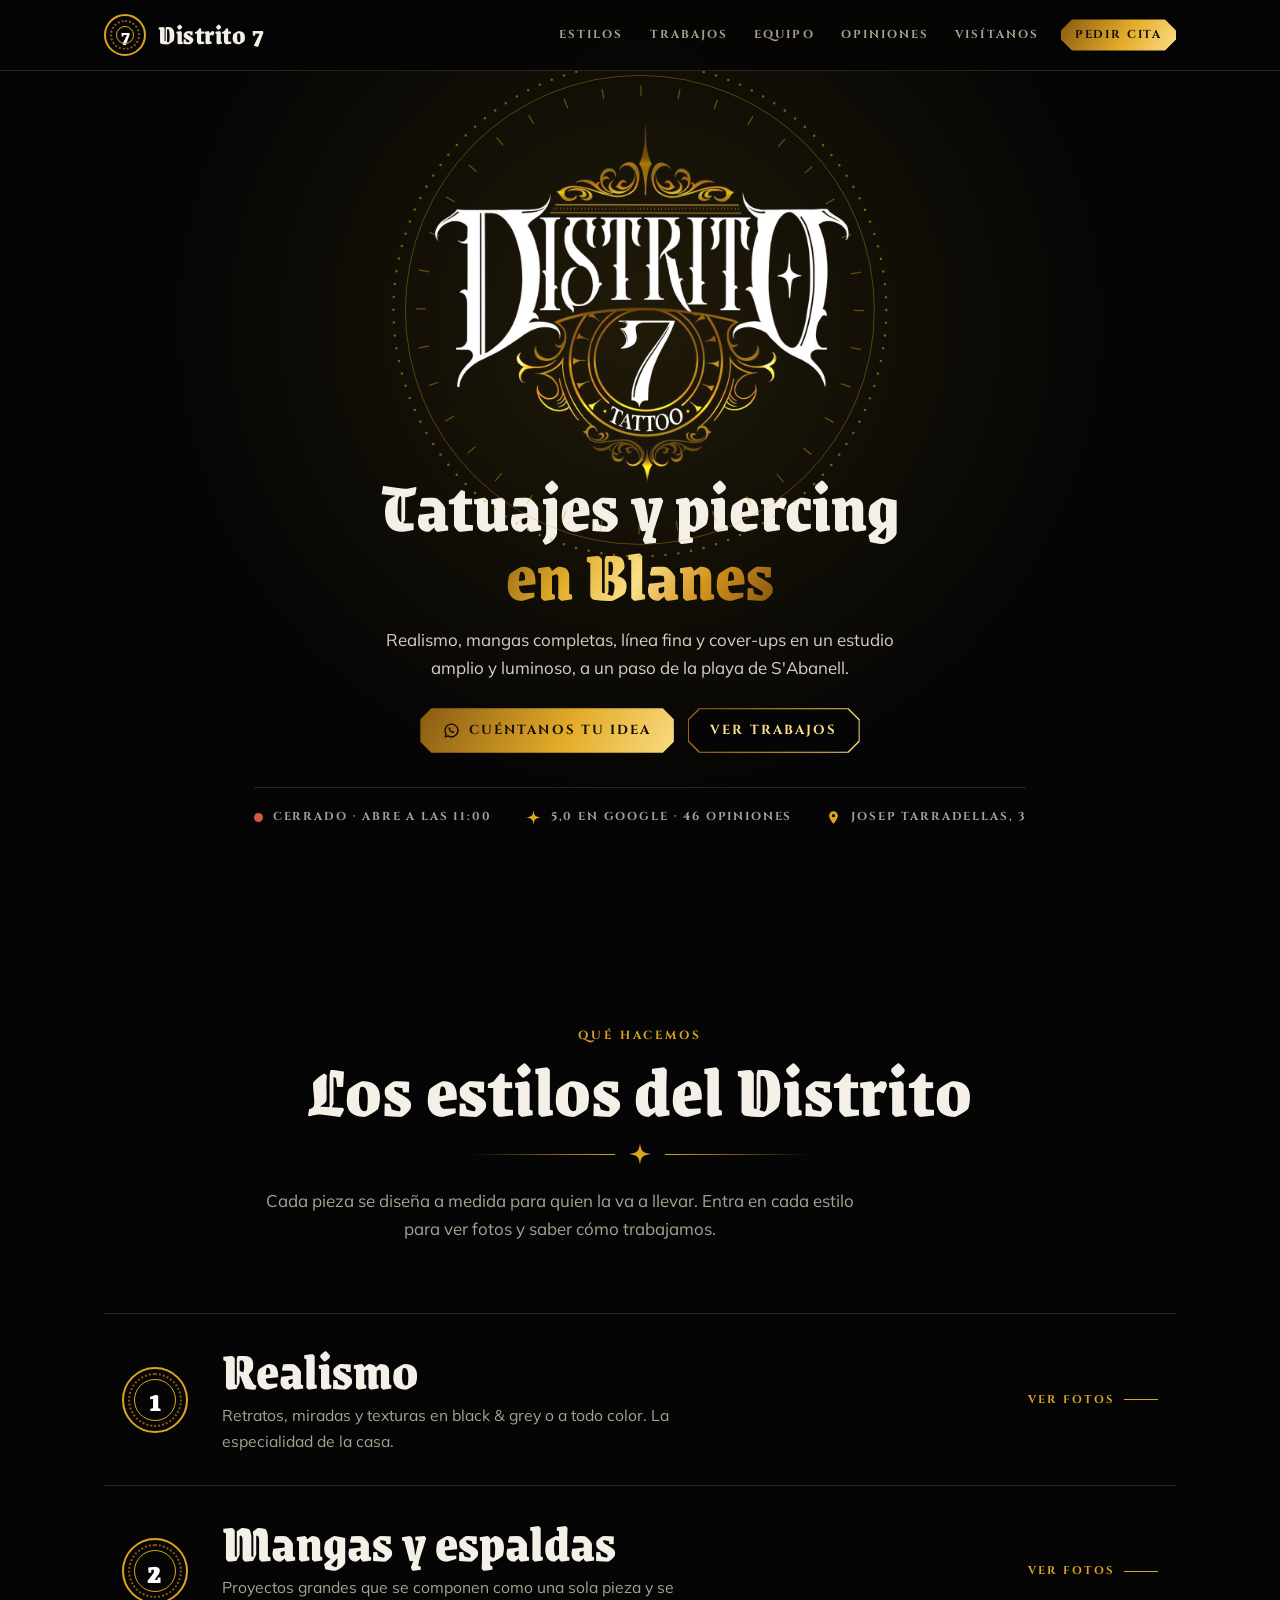
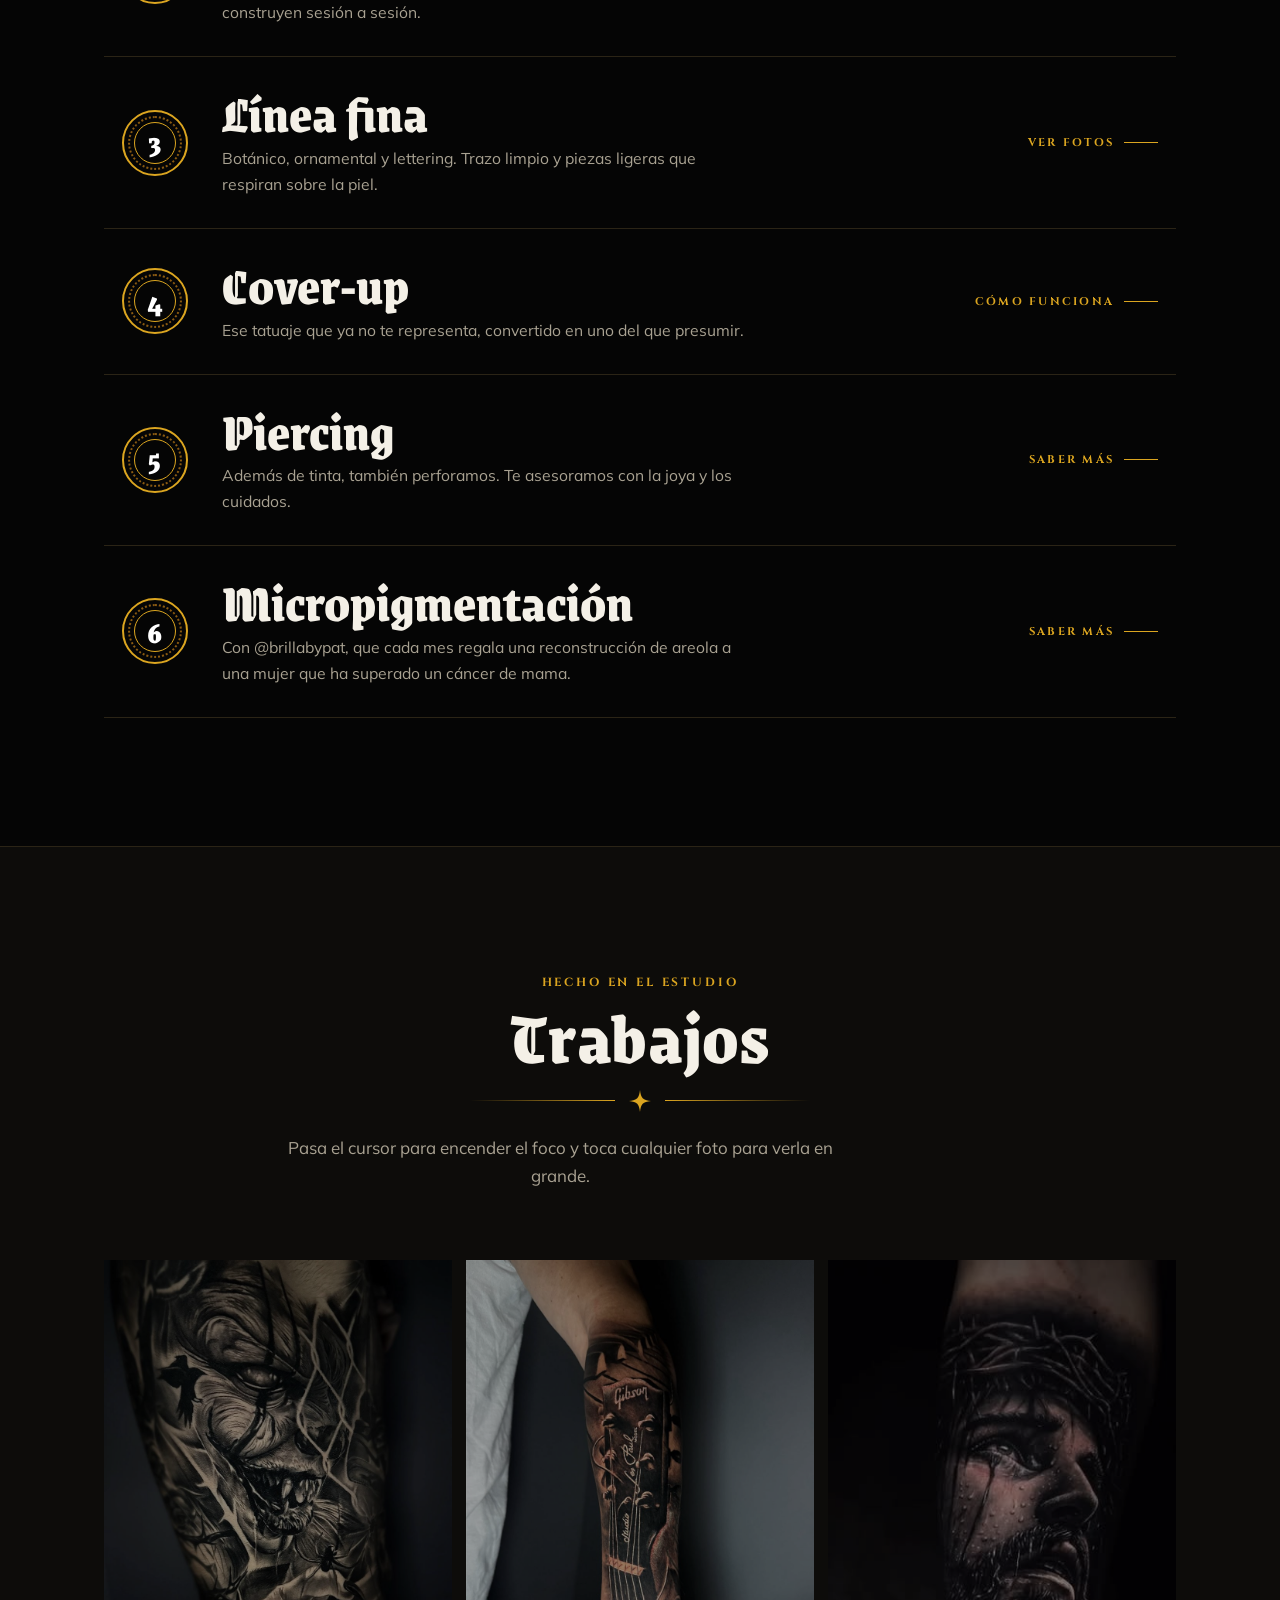
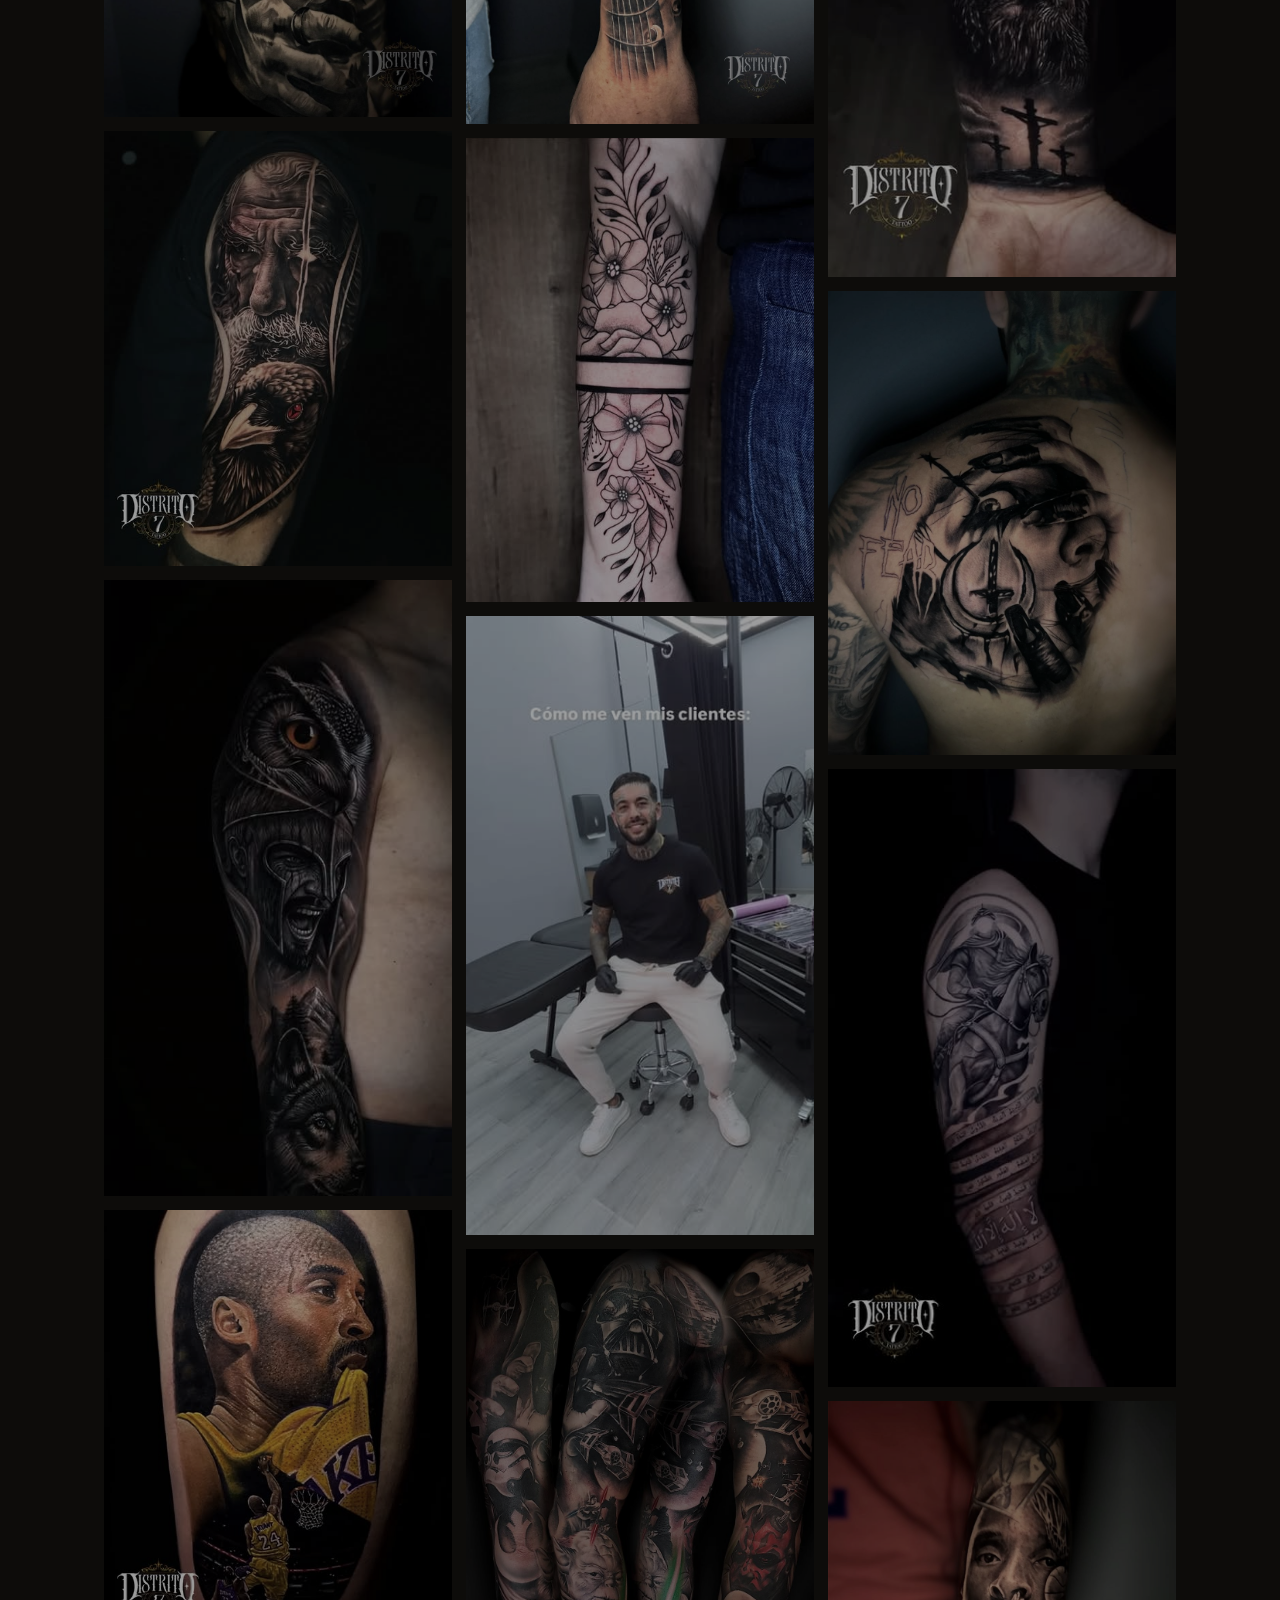
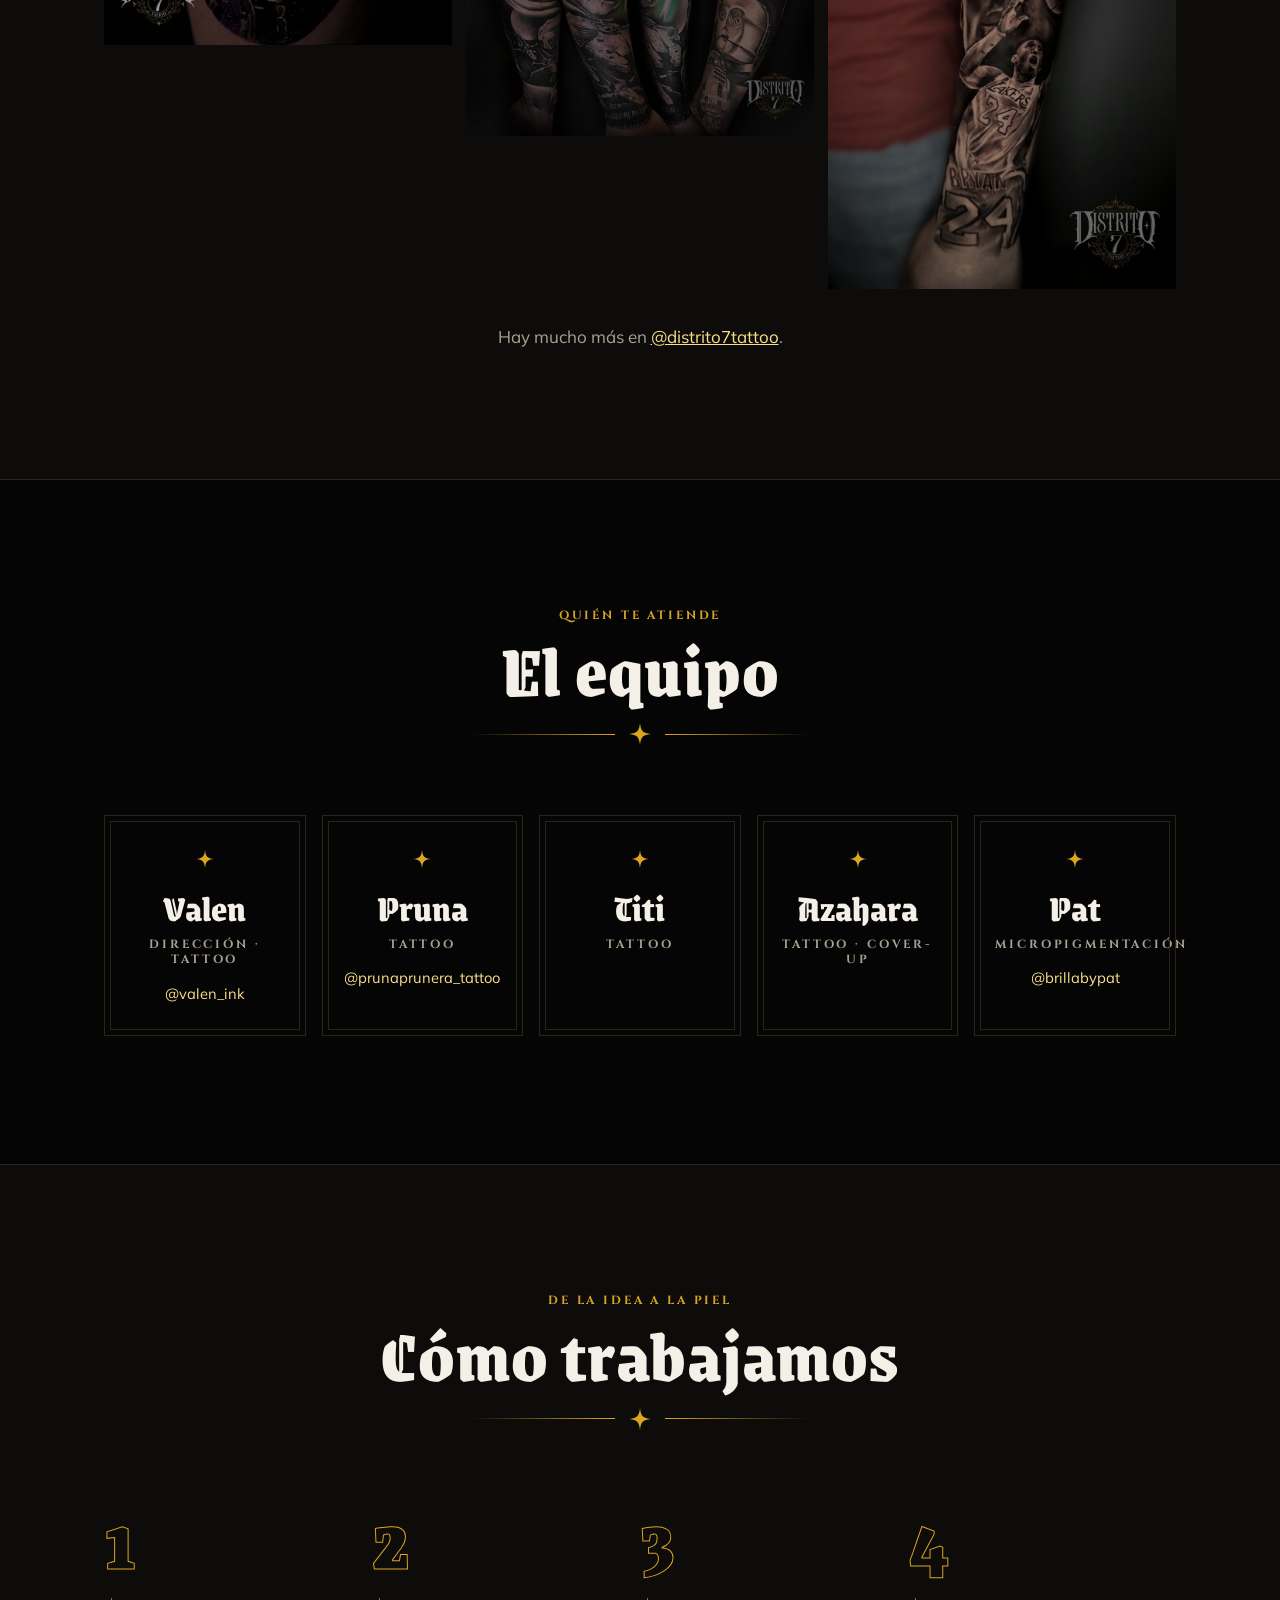
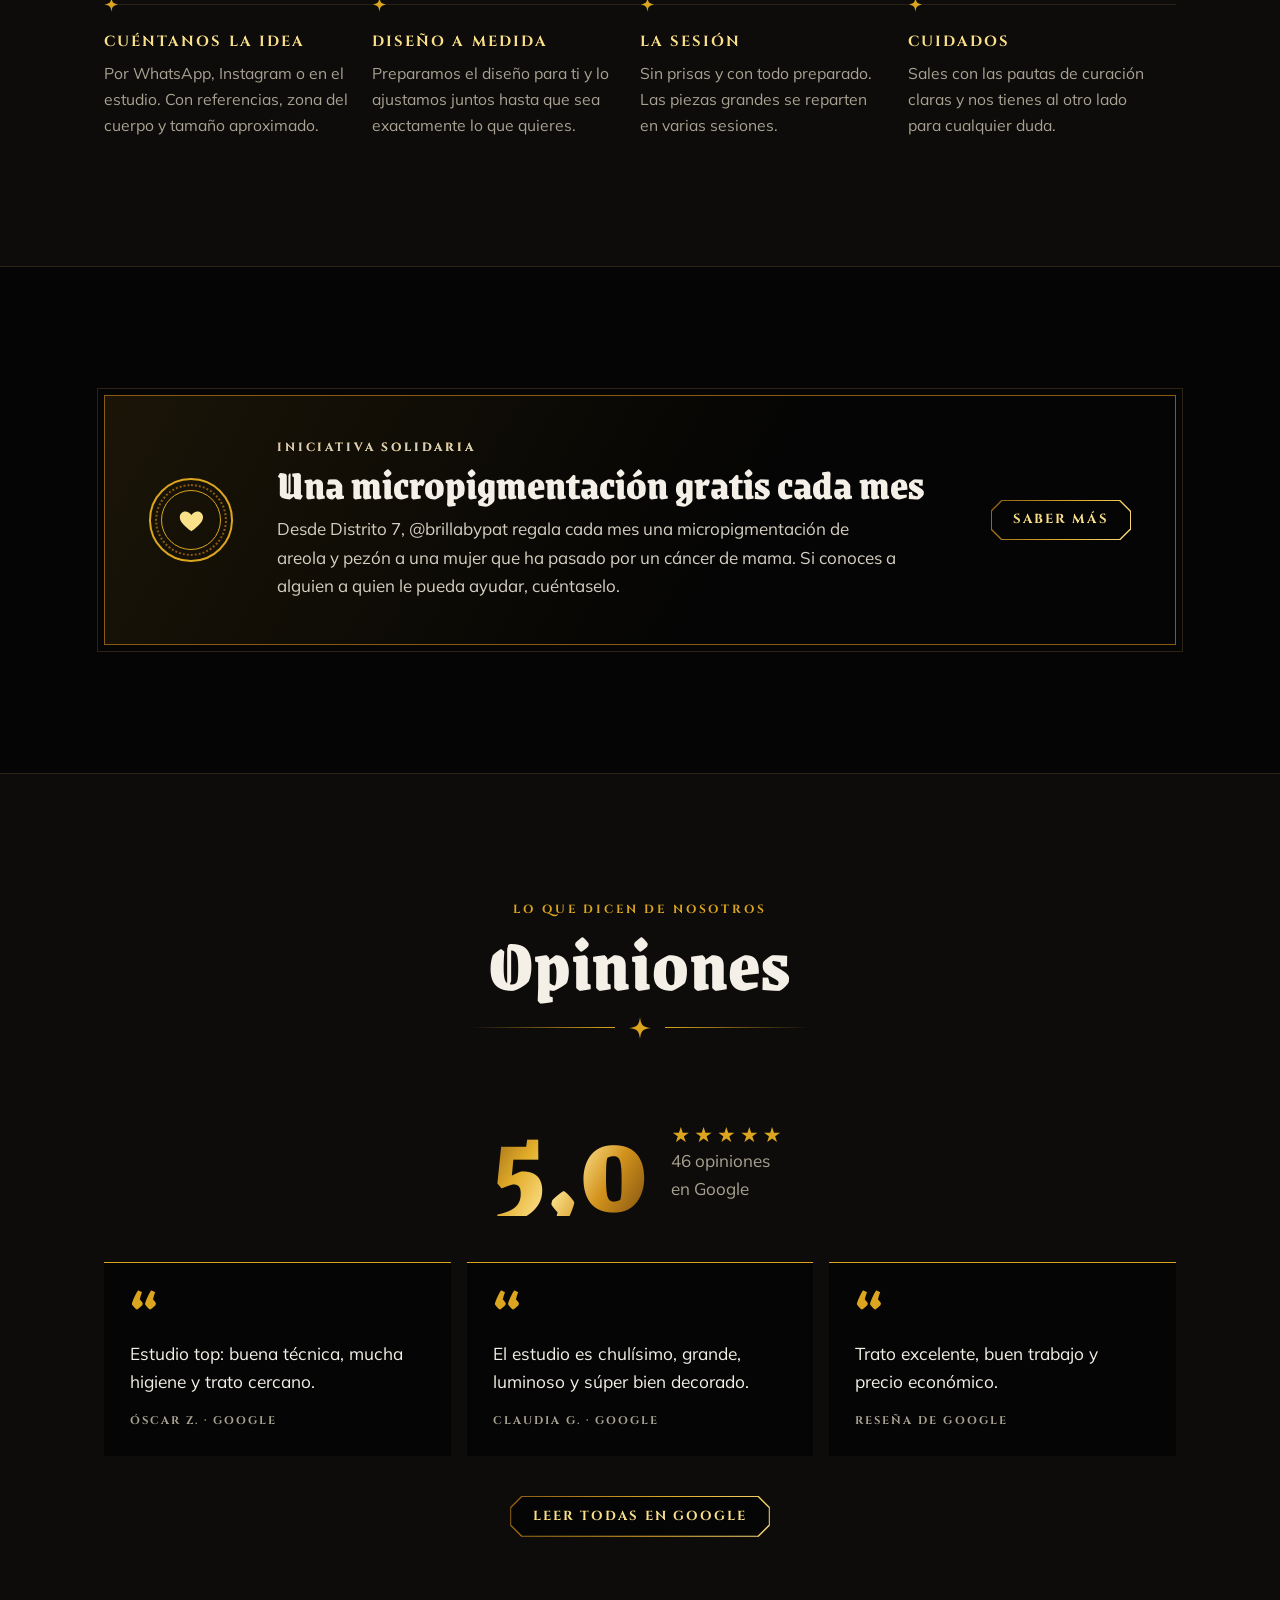
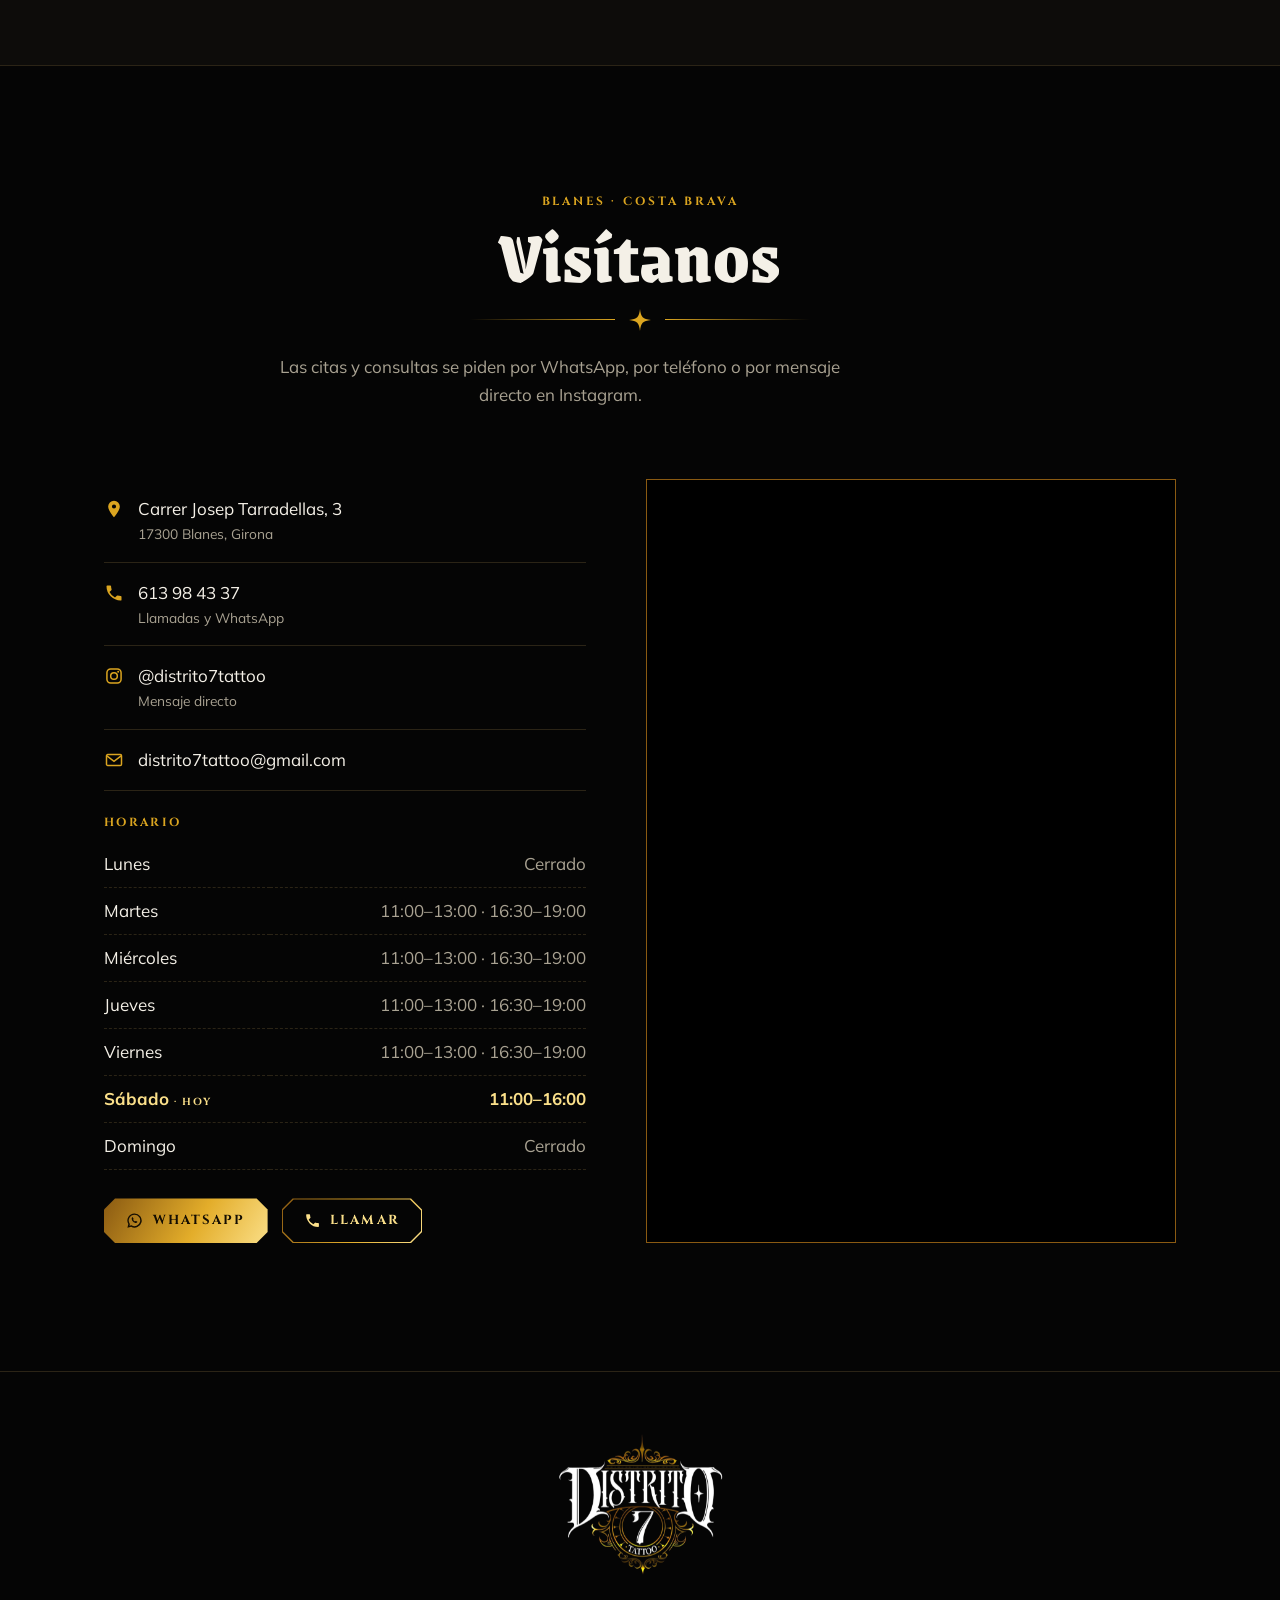
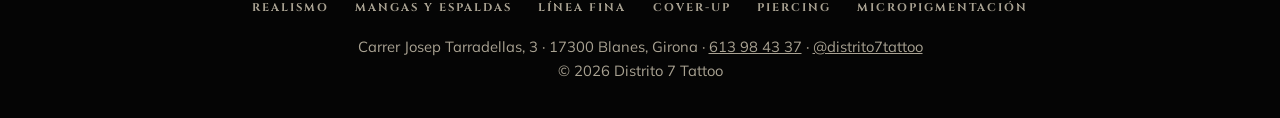
<file: index.html>
<!DOCTYPE html>
<html lang="es">
<head>
<meta charset="utf-8">
<meta name="viewport" content="width=device-width, initial-scale=1">
<title>Distrito 7 Tattoo · Estudio de tatuajes y piercing en Blanes</title>
<meta name="description" content="Estudio de tatuajes en Blanes: realismo, mangas, línea fina, cover-ups y piercing. Carrer Josep Tarradellas, 3. 5,0 en Google. Pide cita al 613 98 43 37.">
<meta property="og:title" content="Distrito 7 Tattoo · Estudio de tatuajes y piercing en Blanes">
<meta property="og:description" content="Estudio de tatuajes en Blanes: realismo, mangas, línea fina, cover-ups y piercing. Carrer Josep Tarradellas, 3. 5,0 en Google. Pide cita al 613 98 43 37.">
<meta property="og:image" content="img/logo.jpg">
<meta name="theme-color" content="#050505">
<link rel="icon" href="img/favicon.png">
<link rel="apple-touch-icon" href="img/favicon.png">
<link rel="preconnect" href="https://fonts.googleapis.com">
<link rel="preconnect" href="https://fonts.gstatic.com" crossorigin>
<link href="https://fonts.googleapis.com/css2?family=Cinzel:wght@500;700&family=Grenze+Gotisch:wght@700;900&family=Mulish:wght@400;600;700&display=swap" rel="stylesheet">
<link rel="stylesheet" href="estilo.css">
<script>document.documentElement.classList.add('js')</script>
</head>
<body>

<svg width="0" height="0" style="position:absolute" aria-hidden="true">
  <symbol id="i-s4" viewBox="0 0 24 24"><path transform="translate(12 12)" fill="currentColor" d="M0-12C1-3 3-1 12 0 3 1 1 3 0 12-1 3-3 1-12 0-3-1-1-3 0-12Z"/></symbol>
  <symbol id="i-wa" viewBox="0 0 24 24"><path fill="currentColor" d="M12 2a10 10 0 0 0-8.700 15L2 22l5.200-1.300A10 10 0 1 0 12 2Zm0 2a8 8 0 1 1-4.200 14.800l-.4-.2-2.600.7.7-2.500-.3-.4A8 8 0 0 1 12 4ZM9.200 7.500c-.6 0-1.200.9-1.200 1.800 0 3.300 3 6.300 6.300 6.300.9 0 1.700-.8 1.700-1.700 0-.2-.1-.4-.4-.5l-1.600-.8c-.2-.1-.4-.1-.6.100l-.7.7a6.300 6.300 0 0 1-2.700-2.600l.5-.6c.1-.2.2-.4.100-.6l-.7-1.600c-.2-.5-.5-.5-.7-.5Z"/></symbol>
  <symbol id="i-pin" viewBox="0 0 24 24"><path fill="currentColor" d="M12 2a7 7 0 0 0-7 7c0 5 7 13 7 13s7-8 7-13a7 7 0 0 0-7-7Zm0 9.500A2.500 2.500 0 1 1 12 6.500a2.500 2.500 0 0 1 0 5Z"/></symbol>
  <symbol id="i-tel" viewBox="0 0 24 24"><path fill="currentColor" d="M6.600 10.800a15.100 15.100 0 0 0 6.600 6.600l2.200-2.200a1 1 0 0 1 1-.2 11.400 11.400 0 0 0 3.600.6 1 1 0 0 1 1 1V20a1 1 0 0 1-1 1A17 17 0 0 1 3 4a1 1 0 0 1 1-1h3.500a1 1 0 0 1 1 1 11.400 11.400 0 0 0 .6 3.600 1 1 0 0 1-.3 1Z"/></symbol>
  <symbol id="i-ig" viewBox="0 0 24 24"><g fill="none" stroke="currentColor" stroke-width="1.8"><rect x="3.500" y="3.500" width="17" height="17" rx="4.500"/><circle cx="12" cy="12" r="4"/></g><circle cx="17" cy="7" r="1.200" fill="currentColor"/></symbol>
  <symbol id="i-mail" viewBox="0 0 24 24"><g fill="none" stroke="currentColor" stroke-width="1.800"><rect x="3" y="5.500" width="18" height="13" rx="1.500"/><path d="m3.500 7 8.500 6.500L20.500 7"/></g></symbol>
  <symbol id="i-cora" viewBox="0 0 24 24"><path fill="currentColor" d="M12 21s-7.500-4.700-9.300-9.600C1.400 7.700 3.600 4.500 6.900 4.500c2 0 3.700 1 5.100 2.900 1.400-1.900 3.100-2.900 5.100-2.900 3.300 0 5.500 3.200 4.200 6.900C19.500 16.300 12 21 12 21Z"/></symbol>
</svg>

<header class="top">
  <div class="wrap">
    <a class="marca" href="#inicio" aria-label="Distrito 7 Tattoo, inicio"><span class="med" aria-hidden="true">7</span><b>Distrito 7</b></a>
    <nav class="nav" id="nav" aria-label="Secciones">
      <a href="#estilos">Estilos</a><a href="#trabajos">Trabajos</a><a href="#equipo">Equipo</a><a href="#opiniones">Opiniones</a><a href="#visita">Visítanos</a>
    </nav>
    <span class="btns"><a class="btn btn--sm" href="#visita">Pedir cita</a></span>
    <button class="menu" aria-label="Menú" aria-controls="nav" aria-expanded="false"><i></i></button>
  </div>
</header>

<main>
<!-- ================= PORTADA ================= -->
<section class="hero" id="inicio">
  <div class="wrap">
    <div class="emblema">
      <svg class="halo" viewBox="0 0 600 600" aria-hidden="true" fill="none" stroke="currentColor">
        <g><circle cx="300" cy="300" r="290" stroke-width="3" stroke-linecap="round" stroke-dasharray="0 15.180"/><circle cx="300" cy="300" r="276" stroke-width=".8"/></g>
        <g><circle cx="300" cy="300" r="258" stroke-width="12" stroke-dasharray="1.500 43.530" opacity=".8"/></g>
      </svg>
      <img src="img/logo.jpg" alt="Distrito 7 Tattoo" width="1100" height="1100" fetchpriority="high">
    </div>
    <h1>Tatuajes y piercing <span class="oro">en Blanes</span></h1>
    <p class="lead">Realismo, mangas completas, línea fina y cover-ups en un estudio amplio y luminoso, a un paso de la playa de S'Abanell.</p>
    <div class="btns">
      <a class="btn" href="https://wa.me/34613984337?text=Hola%20Distrito%207%2C%20quiero%20pedir%20cita%20para%20un%20tatuaje." target="_blank" rel="noopener"><svg><use href="#i-wa"/></svg>Cuéntanos tu idea</a>
      <a class="btn btn--linea" href="#trabajos">Ver trabajos</a>
    </div>
    <ul class="datos">
      <li id="estado"><i class="luz"></i><span>Martes a sábado</span></li>
      <li><svg><use href="#i-s4"/></svg><a href="#opiniones">5,0 en Google · 46 opiniones</a></li>
      <li><svg><use href="#i-pin"/></svg><a href="#visita">Josep Tarradellas, 3</a></li>
    </ul>
  </div>
</section>

<!-- ================= ESTILOS ================= -->
<section id="estilos">
  <div class="wrap">
    <div class="cab rv">
      <p class="cap">Qué hacemos</p>
      <h2 class="h2">Los estilos del Distrito</h2>
      <div class="filete"><svg aria-hidden="true"><use href="#i-s4"/></svg></div>
      <p class="lead">Cada pieza se diseña a medida para quien la va a llevar. Entra en cada estilo para ver fotos y saber cómo trabajamos.</p>
    </div>
    <div class="filas">
      <a class="fila rv" href="realismo.html" data-img="img/t-anciano.jpg">
        <span class="med" aria-hidden="true">1</span>
        <span><strong>Realismo</strong><em>Retratos, miradas y texturas en black &amp; grey o a todo color. La especialidad de la casa.</em></span>
        <span class="fila-go">Ver fotos</span>
      </a>
      <a class="fila rv" href="mangas.html" data-img="img/t-buho.jpg">
        <span class="med" aria-hidden="true">2</span>
        <span><strong>Mangas y espaldas</strong><em>Proyectos grandes que se componen como una sola pieza y se construyen sesión a sesión.</em></span>
        <span class="fila-go">Ver fotos</span>
      </a>
      <a class="fila rv" href="linea-fina.html" data-img="img/t-flores.jpg">
        <span class="med" aria-hidden="true">3</span>
        <span><strong>Línea fina</strong><em>Botánico, ornamental y lettering. Trazo limpio y piezas ligeras que respiran sobre la piel.</em></span>
        <span class="fila-go">Ver fotos</span>
      </a>
      <a class="fila rv" href="cover-up.html">
        <span class="med" aria-hidden="true">4</span>
        <span><strong>Cover-up</strong><em>Ese tatuaje que ya no te representa, convertido en uno del que presumir.</em></span>
        <span class="fila-go">Cómo funciona</span>
      </a>
      <a class="fila rv" href="piercing.html">
        <span class="med" aria-hidden="true">5</span>
        <span><strong>Piercing</strong><em>Además de tinta, también perforamos. Te asesoramos con la joya y los cuidados.</em></span>
        <span class="fila-go">Saber más</span>
      </a>
      <a class="fila rv" href="micropigmentacion.html">
        <span class="med" aria-hidden="true">6</span>
        <span><strong>Micropigmentación</strong><em>Con @brillabypat, que cada mes regala una reconstrucción de areola a una mujer que ha superado un cáncer de mama.</em></span>
        <span class="fila-go">Saber más</span>
      </a>
    </div>
  </div>
</section>

<!-- ================= TRABAJOS ================= -->
<section class="alt" id="trabajos">
  <div class="wrap">
    <div class="cab rv">
      <p class="cap">Hecho en el estudio</p>
      <h2 class="h2">Trabajos</h2>
      <div class="filete"><svg aria-hidden="true"><use href="#i-s4"/></svg></div>
      <p class="lead">Pasa el cursor para encender el foco y toca cualquier foto para verla en grande.</p>
    </div>
    <div class="muro">
      <button class="pieza rv" type="button"><img src="img/t-payaso.jpg" alt="Tatuaje realista en black and grey de un payaso tras una alambrada" width="900" height="1181" loading="lazy"><span></span></button>
      <button class="pieza rv" type="button"><img src="img/t-anciano.jpg" alt="Manga realista con el rostro de un anciano y un cuervo de ojo rojo" width="512" height="640" loading="lazy"><span></span></button>
      <button class="pieza rv" type="button"><img src="img/t-buho.jpg" alt="Manga realista con búho, guerrero espartano y lobo" width="361" height="640" loading="lazy"><span></span></button>
      <button class="pieza rv" type="button"><img src="img/t-kobe-color.jpg" alt="Retrato realista a color de un jugador de baloncesto con camiseta amarilla" width="512" height="640" loading="lazy"><span></span></button>
      <button class="pieza rv" type="button"><img src="img/t-guitarra.jpg" alt="Tatuaje realista del clavijero de una guitarra en el antebrazo" width="900" height="1200" loading="lazy"><span></span></button>
      <button class="pieza rv" type="button"><img src="img/t-flores.jpg" alt="Brazalete botánico de línea fina con flores y hojas" width="480" height="640" loading="lazy"><span></span></button>
      <button class="pieza rv" type="button"><img src="img/t-caballero.jpg" alt="Caballero medieval arrodillado con espada, en black and grey" width="360" height="640" loading="lazy"><span></span></button>
      <button class="pieza rv" type="button"><img src="img/t-starwars.jpg" alt="Mangas completas de temática galáctica en black and grey con toques de color" width="900" height="1260" loading="lazy"><span></span></button>
      <button class="pieza rv" type="button"><img src="img/t-cristo.jpg" alt="Rostro de Cristo con corona de espinas y tres cruces, en el antebrazo" width="361" height="640" loading="lazy"><span></span></button>
      <button class="pieza rv" type="button"><img src="img/t-espalda.jpg" alt="Pieza de espalda en black and grey con un rostro de perfil" width="900" height="1200" loading="lazy"><span></span></button>
      <button class="pieza rv" type="button"><img src="img/t-jinete.jpg" alt="Manga con jinete a caballo y bandas de caligrafía" width="361" height="640" loading="lazy"><span></span></button>
      <button class="pieza rv" type="button"><img src="img/t-kobe-bn.jpg" alt="Retrato realista en black and grey de un jugador de baloncesto con el dorsal 24" width="900" height="1260" loading="lazy"><span></span></button>
    </div>
    <p class="nota rv">Hay mucho más en <a href="https://www.instagram.com/distrito7tattoo/" target="_blank" rel="noopener">@distrito7tattoo</a>.</p>
  </div>
</section>

<!-- ================= EQUIPO ================= -->
<section id="equipo">
  <div class="wrap">
    <div class="cab rv">
      <p class="cap">Quién te atiende</p>
      <h2 class="h2">El equipo</h2>
      <div class="filete"><svg aria-hidden="true"><use href="#i-s4"/></svg></div>
    </div>
    <div class="equipo">
      <article class="placa rv"><svg aria-hidden="true"><use href="#i-s4"/></svg><h3>Valen</h3><p class="cap">Dirección · Tattoo</p><a href="https://www.instagram.com/valen_ink/" target="_blank" rel="noopener">@valen_ink</a></article>
      <article class="placa rv" style="--rd:.06s"><svg aria-hidden="true"><use href="#i-s4"/></svg><h3>Pruna</h3><p class="cap">Tattoo</p><a href="https://www.instagram.com/prunaprunera_tattoo/" target="_blank" rel="noopener">@prunaprunera_tattoo</a></article>
      <article class="placa rv" style="--rd:.12s"><svg aria-hidden="true"><use href="#i-s4"/></svg><h3>Titi</h3><p class="cap">Tattoo</p></article>
      <article class="placa rv" style="--rd:.18s"><svg aria-hidden="true"><use href="#i-s4"/></svg><h3>Azahara</h3><p class="cap">Tattoo · Cover-up</p></article>
      <article class="placa rv" style="--rd:.24s"><svg aria-hidden="true"><use href="#i-s4"/></svg><h3>Pat</h3><p class="cap">Micropigmentación</p><a href="https://www.instagram.com/brillabypat/" target="_blank" rel="noopener">@brillabypat</a></article>
    </div>
  </div>
</section>

<!-- ================= PROCESO ================= -->
<section class="alt" id="proceso">
  <div class="wrap">
    <div class="cab rv">
      <p class="cap">De la idea a la piel</p>
      <h2 class="h2">Cómo trabajamos</h2>
      <div class="filete"><svg aria-hidden="true"><use href="#i-s4"/></svg></div>
    </div>
    <ol class="pasos">
      <li class="rv"><i><svg aria-hidden="true"><use href="#i-s4"/></svg></i><h3>Cuéntanos la idea</h3><p>Por WhatsApp, Instagram o en el estudio. Con referencias, zona del cuerpo y tamaño aproximado.</p></li>
      <li class="rv" style="--rd:.08s"><i><svg aria-hidden="true"><use href="#i-s4"/></svg></i><h3>Diseño a medida</h3><p>Preparamos el diseño para ti y lo ajustamos juntos hasta que sea exactamente lo que quieres.</p></li>
      <li class="rv" style="--rd:.16s"><i><svg aria-hidden="true"><use href="#i-s4"/></svg></i><h3>La sesión</h3><p>Sin prisas y con todo preparado. Las piezas grandes se reparten en varias sesiones.</p></li>
      <li class="rv" style="--rd:.24s"><i><svg aria-hidden="true"><use href="#i-s4"/></svg></i><h3>Cuidados</h3><p>Sales con las pautas de curación claras y nos tienes al otro lado para cualquier duda.</p></li>
    </ol>
  </div>
</section>

<!-- ================= SOLIDARIA ================= -->
<section id="solidaria">
  <div class="wrap">
    <div class="franja rv">
      <span class="med" aria-hidden="true"><svg><use href="#i-cora"/></svg></span>
      <div>
        <p class="cap oro">Iniciativa solidaria</p>
        <h2>Una micropigmentación gratis cada mes</h2>
        <p>Desde Distrito 7, @brillabypat regala cada mes una micropigmentación de areola y pezón a una mujer que ha pasado por un cáncer de mama. Si conoces a alguien a quien le pueda ayudar, cuéntaselo.</p>
      </div>
      <a class="btn btn--linea" href="micropigmentacion.html">Saber más</a>
    </div>
  </div>
</section>

<!-- ================= OPINIONES ================= -->
<section class="alt" id="opiniones">
  <div class="wrap">
    <div class="cab rv">
      <p class="cap">Lo que dicen de nosotros</p>
      <h2 class="h2">Opiniones</h2>
      <div class="filete"><svg aria-hidden="true"><use href="#i-s4"/></svg></div>
    </div>
    <div class="nota-g rv">
      <strong class="oro">5,0</strong>
      <span><b class="estrellas" aria-hidden="true">★★★★★</b>46 opiniones<br>en Google</span>
    </div>
    <div class="voces">
      <blockquote class="rv">Estudio top: buena técnica, mucha higiene y trato cercano.<cite>Óscar Z. · Google</cite></blockquote>
      <blockquote class="rv" style="--rd:.08s">El estudio es chulísimo, grande, luminoso y súper bien decorado.<cite>Claudia G. · Google</cite></blockquote>
      <blockquote class="rv" style="--rd:.16s">Trato excelente, buen trabajo y precio económico.<cite>Reseña de Google</cite></blockquote>
    </div>
    <div class="centro rv"><a class="btn btn--linea" href="https://www.google.com/maps/search/?api=1&amp;query=Distrito+7+Tattoo+Blanes" target="_blank" rel="noopener">Leer todas en Google</a></div>
  </div>
</section>

<!-- ================= VISÍTANOS ================= -->
<section id="visita">
  <div class="wrap">
    <div class="cab rv">
      <p class="cap">Blanes · Costa Brava</p>
      <h2 class="h2">Visítanos</h2>
      <div class="filete"><svg aria-hidden="true"><use href="#i-s4"/></svg></div>
      <p class="lead">Las citas y consultas se piden por WhatsApp, por teléfono o por mensaje directo en Instagram.</p>
    </div>
    <div class="visita">
      <div class="rv">
        <ul class="ficha-d">
          <li><svg><use href="#i-pin"/></svg><span><a href="https://www.google.com/maps/search/?api=1&amp;query=Distrito+7+Tattoo+Blanes" target="_blank" rel="noopener">Carrer Josep Tarradellas, 3</a><small>17300 Blanes, Girona</small></span></li>
          <li><svg><use href="#i-tel"/></svg><span><a href="tel:+34613984337">613 98 43 37</a><small>Llamadas y WhatsApp</small></span></li>
          <li><svg><use href="#i-ig"/></svg><span><a href="https://www.instagram.com/distrito7tattoo/" target="_blank" rel="noopener">@distrito7tattoo</a><small>Mensaje directo</small></span></li>
          <li><svg><use href="#i-mail"/></svg><span><a href="mailto:distrito7tattoo@gmail.com">distrito7tattoo@gmail.com</a></span></li>
        </ul>
        <table class="horas">
          <caption>Horario</caption>
          <tr data-d="1"><th scope="row">Lunes</th><td>Cerrado</td></tr>
          <tr data-d="2"><th scope="row">Martes</th><td>11:00–13:00 · 16:30–19:00</td></tr>
          <tr data-d="3"><th scope="row">Miércoles</th><td>11:00–13:00 · 16:30–19:00</td></tr>
          <tr data-d="4"><th scope="row">Jueves</th><td>11:00–13:00 · 16:30–19:00</td></tr>
          <tr data-d="5"><th scope="row">Viernes</th><td>11:00–13:00 · 16:30–19:00</td></tr>
          <tr data-d="6"><th scope="row">Sábado</th><td>11:00–16:00</td></tr>
          <tr data-d="0"><th scope="row">Domingo</th><td>Cerrado</td></tr>
        </table>
        <div class="btns">
          <a class="btn" href="https://wa.me/34613984337?text=Hola%20Distrito%207%2C%20quiero%20pedir%20cita." target="_blank" rel="noopener"><svg><use href="#i-wa"/></svg>WhatsApp</a>
          <a class="btn btn--linea" href="tel:+34613984337"><svg><use href="#i-tel"/></svg>Llamar</a>
        </div>
      </div>
      <div class="mapa rv">
        <iframe title="Mapa: Distrito 7 Tattoo, Carrer Josep Tarradellas 3, Blanes" loading="lazy" referrerpolicy="no-referrer-when-downgrade" src="https://www.google.com/maps?q=Distrito+7+Tattoo,+Carrer+Josep+Tarradellas+3,+Blanes&amp;z=16&amp;output=embed"></iframe>
      </div>
    </div>
  </div>
</section>
</main>

<footer>
  <div class="wrap">
    <img src="img/logo.jpg" alt="Distrito 7 Tattoo" width="1100" height="1100" loading="lazy">
    <nav aria-label="Enlaces">
      <a href="realismo.html">Realismo</a><a href="mangas.html">Mangas y espaldas</a><a href="linea-fina.html">Línea fina</a><a href="cover-up.html">Cover-up</a><a href="piercing.html">Piercing</a><a href="micropigmentacion.html">Micropigmentación</a>
    </nav>
    <p>Carrer Josep Tarradellas, 3 · 17300 Blanes, Girona · <a href="tel:+34613984337">613 98 43 37</a> · <a href="https://www.instagram.com/distrito7tattoo/" target="_blank" rel="noopener">@distrito7tattoo</a></p>
    <p>© 2026 Distrito 7 Tattoo</p>
  </div>
</footer>

<script src="main.js" defer></script>
</body>
</html>
</file>
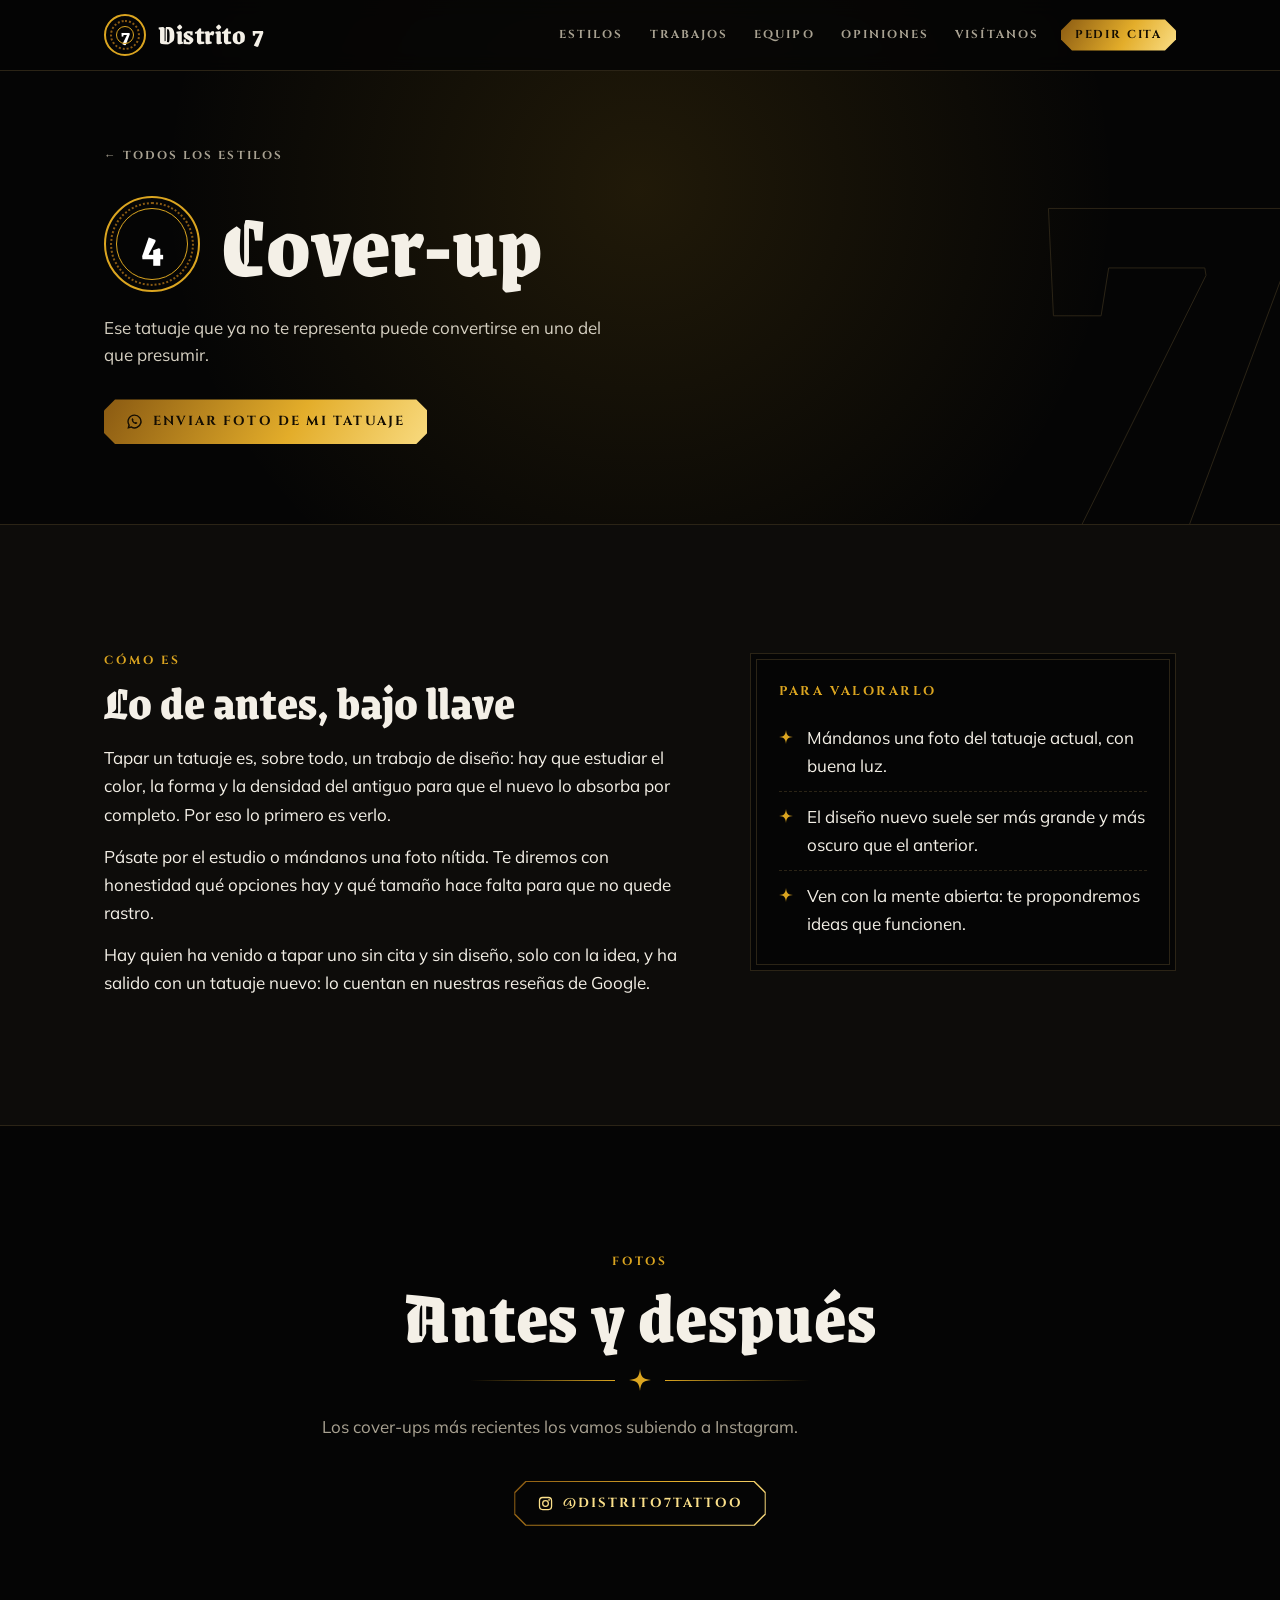
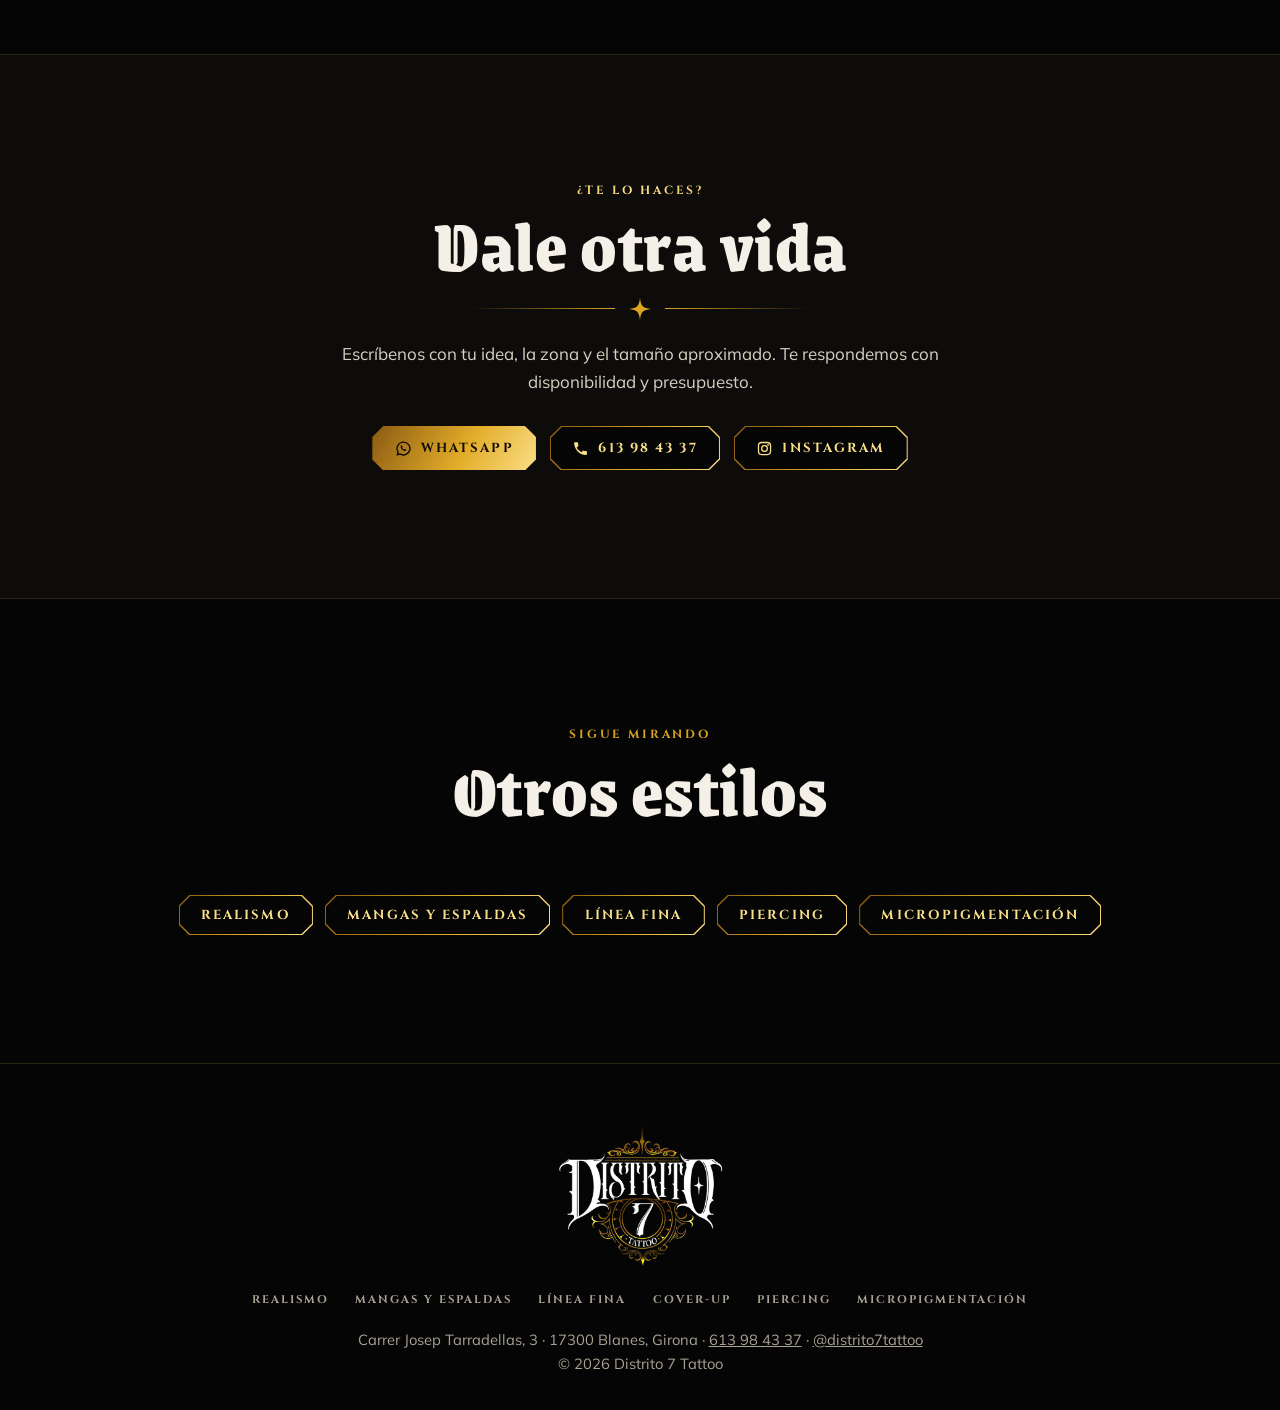
<file: cover-up.html>
<!DOCTYPE html>
<html lang="es">
<head>
<meta charset="utf-8">
<meta name="viewport" content="width=device-width, initial-scale=1">
<title>Cover-up de tatuajes en Blanes · Distrito 7 Tattoo</title>
<meta name="description" content="Cover-up en Blanes: tapamos ese tatuaje antiguo con un diseño nuevo hecho a medida. Envíanos una foto y te decimos qué opciones hay. Distrito 7 Tattoo.">
<meta property="og:title" content="Cover-up de tatuajes en Blanes · Distrito 7 Tattoo">
<meta property="og:description" content="Cover-up en Blanes: tapamos ese tatuaje antiguo con un diseño nuevo hecho a medida. Envíanos una foto y te decimos qué opciones hay. Distrito 7 Tattoo.">
<meta property="og:image" content="img/logo.jpg">
<meta name="theme-color" content="#050505">
<link rel="icon" href="img/favicon.png">
<link rel="apple-touch-icon" href="img/favicon.png">
<link rel="preconnect" href="https://fonts.googleapis.com">
<link rel="preconnect" href="https://fonts.gstatic.com" crossorigin>
<link href="https://fonts.googleapis.com/css2?family=Cinzel:wght@500;700&family=Grenze+Gotisch:wght@700;900&family=Mulish:wght@400;600;700&display=swap" rel="stylesheet">
<link rel="stylesheet" href="estilo.css">
<script>document.documentElement.classList.add('js')</script>
</head>
<body>

<svg width="0" height="0" style="position:absolute" aria-hidden="true">
  <symbol id="i-s4" viewBox="0 0 24 24"><path transform="translate(12 12)" fill="currentColor" d="M0-12C1-3 3-1 12 0 3 1 1 3 0 12-1 3-3 1-12 0-3-1-1-3 0-12Z"/></symbol>
  <symbol id="i-wa" viewBox="0 0 24 24"><path fill="currentColor" d="M12 2a10 10 0 0 0-8.700 15L2 22l5.200-1.300A10 10 0 1 0 12 2Zm0 2a8 8 0 1 1-4.200 14.800l-.4-.2-2.600.7.7-2.500-.3-.4A8 8 0 0 1 12 4ZM9.200 7.500c-.6 0-1.200.9-1.200 1.800 0 3.300 3 6.300 6.300 6.300.9 0 1.700-.8 1.700-1.700 0-.2-.1-.4-.4-.5l-1.600-.8c-.2-.1-.4-.1-.6.100l-.7.7a6.300 6.300 0 0 1-2.700-2.600l.5-.6c.1-.2.2-.4.100-.6l-.7-1.600c-.2-.5-.5-.5-.7-.5Z"/></symbol>
  <symbol id="i-pin" viewBox="0 0 24 24"><path fill="currentColor" d="M12 2a7 7 0 0 0-7 7c0 5 7 13 7 13s7-8 7-13a7 7 0 0 0-7-7Zm0 9.500A2.500 2.500 0 1 1 12 6.500a2.500 2.500 0 0 1 0 5Z"/></symbol>
  <symbol id="i-tel" viewBox="0 0 24 24"><path fill="currentColor" d="M6.600 10.800a15.100 15.100 0 0 0 6.600 6.600l2.200-2.200a1 1 0 0 1 1-.2 11.400 11.400 0 0 0 3.600.6 1 1 0 0 1 1 1V20a1 1 0 0 1-1 1A17 17 0 0 1 3 4a1 1 0 0 1 1-1h3.500a1 1 0 0 1 1 1 11.400 11.400 0 0 0 .6 3.600 1 1 0 0 1-.3 1Z"/></symbol>
  <symbol id="i-ig" viewBox="0 0 24 24"><g fill="none" stroke="currentColor" stroke-width="1.8"><rect x="3.500" y="3.500" width="17" height="17" rx="4.500"/><circle cx="12" cy="12" r="4"/></g><circle cx="17" cy="7" r="1.200" fill="currentColor"/></symbol>
  <symbol id="i-mail" viewBox="0 0 24 24"><g fill="none" stroke="currentColor" stroke-width="1.800"><rect x="3" y="5.500" width="18" height="13" rx="1.500"/><path d="m3.500 7 8.500 6.500L20.500 7"/></g></symbol>
  <symbol id="i-cora" viewBox="0 0 24 24"><path fill="currentColor" d="M12 21s-7.500-4.700-9.300-9.600C1.400 7.700 3.600 4.500 6.900 4.500c2 0 3.700 1 5.100 2.900 1.400-1.900 3.100-2.900 5.100-2.900 3.300 0 5.500 3.200 4.200 6.900C19.500 16.300 12 21 12 21Z"/></symbol>
</svg>

<header class="top">
  <div class="wrap">
    <a class="marca" href="index.html" aria-label="Distrito 7 Tattoo, inicio"><span class="med" aria-hidden="true">7</span><b>Distrito 7</b></a>
    <nav class="nav" id="nav" aria-label="Secciones">
      <a href="index.html#estilos">Estilos</a><a href="index.html#trabajos">Trabajos</a><a href="index.html#equipo">Equipo</a><a href="index.html#opiniones">Opiniones</a><a href="index.html#visita">Visítanos</a>
    </nav>
    <span class="btns"><a class="btn btn--sm" href="index.html#visita">Pedir cita</a></span>
    <button class="menu" aria-label="Menú" aria-controls="nav" aria-expanded="false"><i></i></button>
  </div>
</header>

<main>
<section class="hero sub">
  <div class="wrap">
    <a class="volver" href="index.html#estilos">← Todos los estilos</a>
    <div class="titulo"><span class="med" aria-hidden="true">4</span><h1>Cover-up</h1></div>
    <p class="lead">Ese tatuaje que ya no te representa puede convertirse en uno del que presumir.</p>
    <div class="btns">
      <a class="btn" href="https://wa.me/34613984337?text=Hola%20Distrito%207%2C%20quiero%20tapar%20un%20tatuaje.%20Os%20env%C3%ADo%20una%20foto." target="_blank" rel="noopener"><svg><use href="#i-wa"/></svg>Enviar foto de mi tatuaje</a>
      
    </div>
  </div>
</section>

<section class="alt">
  <div class="wrap dos">
    <div class="rv">
      <p class="cap">Cómo es</p>
      <h2>Lo de antes, bajo llave</h2>
      <p>Tapar un tatuaje es, sobre todo, un trabajo de diseño: hay que estudiar el color, la forma y la densidad del antiguo para que el nuevo lo absorba por completo. Por eso lo primero es verlo.</p>
      <p>Pásate por el estudio o mándanos una foto nítida. Te diremos con honestidad qué opciones hay y qué tamaño hace falta para que no quede rastro.</p>
      <p>Hay quien ha venido a tapar uno sin cita y sin diseño, solo con la idea, y ha salido con un tatuaje nuevo: lo cuentan en nuestras reseñas de Google.</p>
    </div>
    <aside class="apuntes rv" style="--rd:.1s">
      <h3>Para valorarlo</h3>
      <ul>
        <li><svg aria-hidden="true"><use href="#i-s4"/></svg>Mándanos una foto del tatuaje actual, con buena luz.</li>
        <li><svg aria-hidden="true"><use href="#i-s4"/></svg>El diseño nuevo suele ser más grande y más oscuro que el anterior.</li>
        <li><svg aria-hidden="true"><use href="#i-s4"/></svg>Ven con la mente abierta: te propondremos ideas que funcionen.</li>
      </ul>
    </aside>
  </div>
</section>

<section id="fotos">
  <div class="wrap">
    <div class="cab rv" style="margin-bottom:0"><p class="cap">Fotos</p><h2 class="h2">Antes y después</h2><div class="filete"><svg aria-hidden="true"><use href="#i-s4"/></svg></div><p class="lead">Los cover-ups más recientes los vamos subiendo a Instagram.</p>
    <div class="centro"><a class="btn btn--linea" href="https://www.instagram.com/distrito7tattoo/" target="_blank" rel="noopener"><svg><use href="#i-ig"/></svg>@distrito7tattoo</a></div></div>
  </div>
</section>

<section class="alt cierre">
  <div class="wrap">
    <p class="cap oro rv">¿Te lo haces?</p>
    <h2 class="h2 rv">Dale otra vida</h2>
    <div class="filete rv"><svg aria-hidden="true"><use href="#i-s4"/></svg></div>
    <p class="lead rv">Escríbenos con tu idea, la zona y el tamaño aproximado. Te respondemos con disponibilidad y presupuesto.</p>
    <div class="btns rv">
      <a class="btn" href="https://wa.me/34613984337?text=Hola%20Distrito%207%2C%20quiero%20tapar%20un%20tatuaje.%20Os%20env%C3%ADo%20una%20foto." target="_blank" rel="noopener"><svg><use href="#i-wa"/></svg>WhatsApp</a>
      <a class="btn btn--linea" href="tel:+34613984337"><svg><use href="#i-tel"/></svg>613 98 43 37</a>
      <a class="btn btn--linea" href="https://www.instagram.com/distrito7tattoo/" target="_blank" rel="noopener"><svg><use href="#i-ig"/></svg>Instagram</a>
    </div>
  </div>
</section>

<section>
  <div class="wrap">
    <div class="cab rv"><p class="cap">Sigue mirando</p><h2 class="h2">Otros estilos</h2></div>
    <div class="otros rv">
      <a class="btn btn--linea" href="realismo.html">Realismo</a>
      <a class="btn btn--linea" href="mangas.html">Mangas y espaldas</a>
      <a class="btn btn--linea" href="linea-fina.html">Línea fina</a>
      <a class="btn btn--linea" href="piercing.html">Piercing</a>
      <a class="btn btn--linea" href="micropigmentacion.html">Micropigmentación</a>
    </div>
  </div>
</section>
</main>

<footer>
  <div class="wrap">
    <img src="img/logo.jpg" alt="Distrito 7 Tattoo" width="1100" height="1100" loading="lazy">
    <nav aria-label="Enlaces">
      <a href="realismo.html">Realismo</a><a href="mangas.html">Mangas y espaldas</a><a href="linea-fina.html">Línea fina</a><a href="cover-up.html">Cover-up</a><a href="piercing.html">Piercing</a><a href="micropigmentacion.html">Micropigmentación</a>
    </nav>
    <p>Carrer Josep Tarradellas, 3 · 17300 Blanes, Girona · <a href="tel:+34613984337">613 98 43 37</a> · <a href="https://www.instagram.com/distrito7tattoo/" target="_blank" rel="noopener">@distrito7tattoo</a></p>
    <p>© 2026 Distrito 7 Tattoo</p>
  </div>
</footer>

<script src="main.js" defer></script>
</body>
</html>
</file>
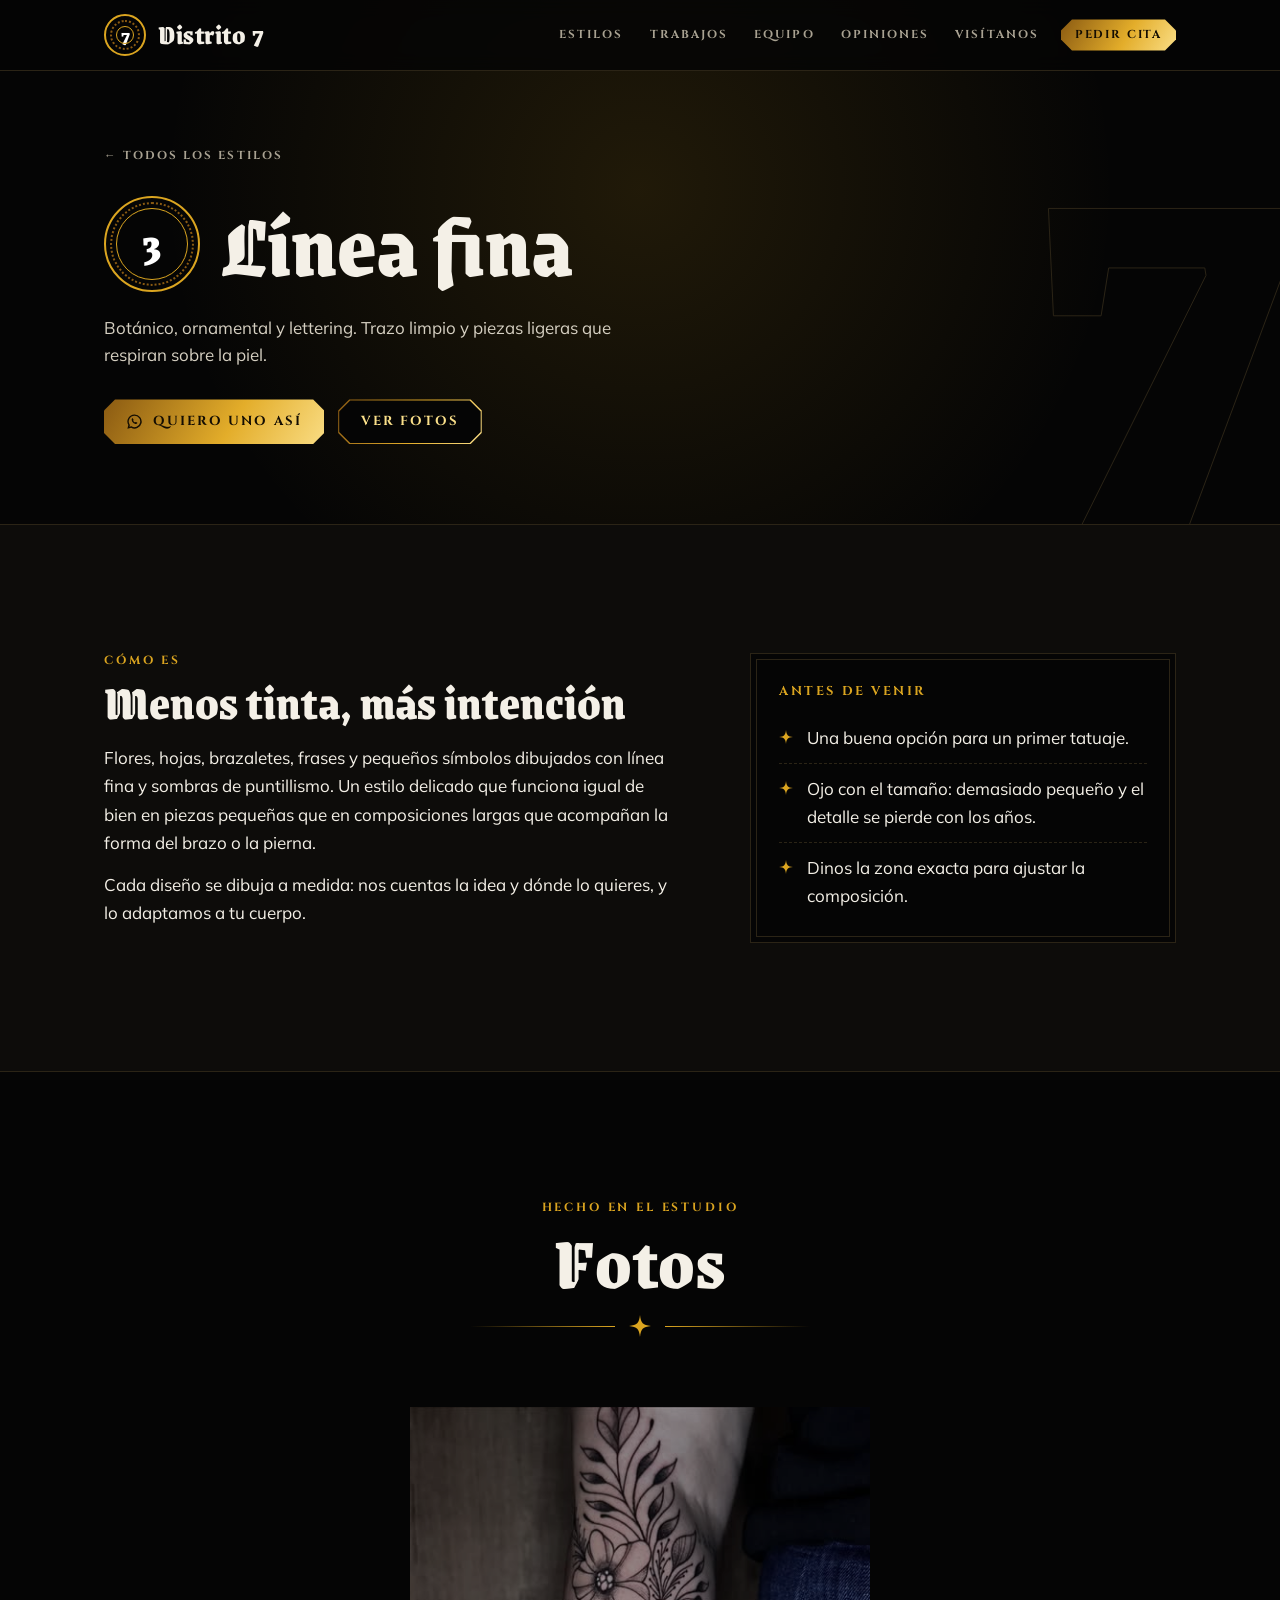
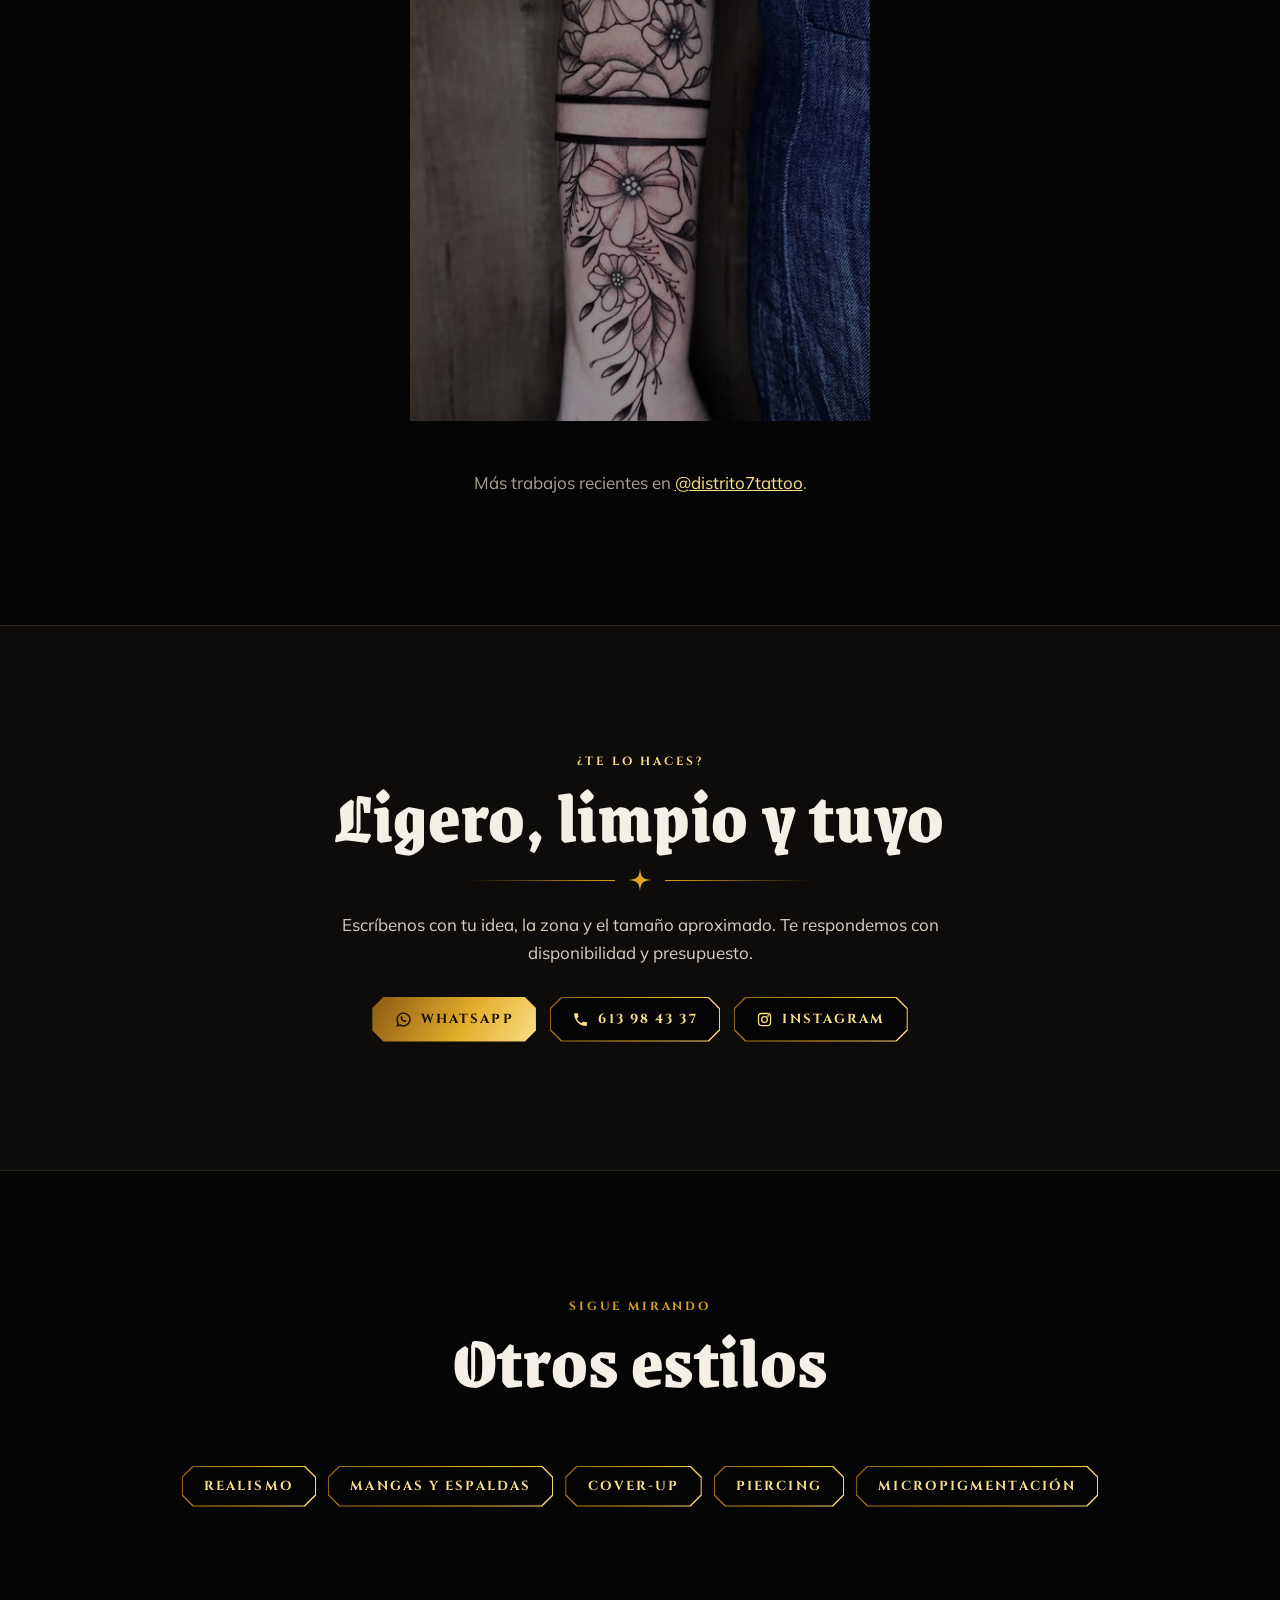
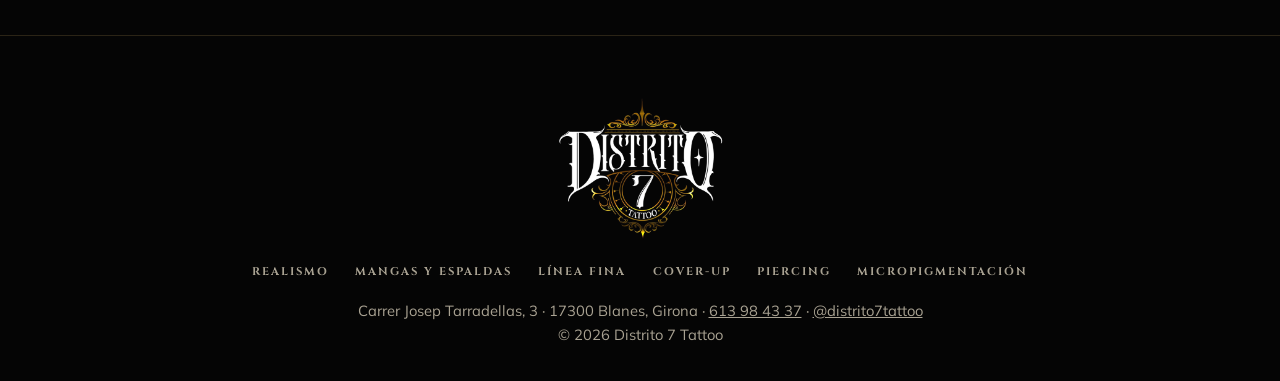
<file: linea-fina.html>
<!DOCTYPE html>
<html lang="es">
<head>
<meta charset="utf-8">
<meta name="viewport" content="width=device-width, initial-scale=1">
<title>Tatuajes de línea fina en Blanes · Distrito 7 Tattoo</title>
<meta name="description" content="Tatuajes de línea fina en Blanes: botánico, ornamental y lettering con trazo limpio. Diseños a medida en Distrito 7 Tattoo. Pide cita.">
<meta property="og:title" content="Tatuajes de línea fina en Blanes · Distrito 7 Tattoo">
<meta property="og:description" content="Tatuajes de línea fina en Blanes: botánico, ornamental y lettering con trazo limpio. Diseños a medida en Distrito 7 Tattoo. Pide cita.">
<meta property="og:image" content="img/t-flores.jpg">
<meta name="theme-color" content="#050505">
<link rel="icon" href="img/favicon.png">
<link rel="apple-touch-icon" href="img/favicon.png">
<link rel="preconnect" href="https://fonts.googleapis.com">
<link rel="preconnect" href="https://fonts.gstatic.com" crossorigin>
<link href="https://fonts.googleapis.com/css2?family=Cinzel:wght@500;700&family=Grenze+Gotisch:wght@700;900&family=Mulish:wght@400;600;700&display=swap" rel="stylesheet">
<link rel="stylesheet" href="estilo.css">
<script>document.documentElement.classList.add('js')</script>
</head>
<body>

<svg width="0" height="0" style="position:absolute" aria-hidden="true">
  <symbol id="i-s4" viewBox="0 0 24 24"><path transform="translate(12 12)" fill="currentColor" d="M0-12C1-3 3-1 12 0 3 1 1 3 0 12-1 3-3 1-12 0-3-1-1-3 0-12Z"/></symbol>
  <symbol id="i-wa" viewBox="0 0 24 24"><path fill="currentColor" d="M12 2a10 10 0 0 0-8.700 15L2 22l5.200-1.300A10 10 0 1 0 12 2Zm0 2a8 8 0 1 1-4.200 14.800l-.4-.2-2.600.7.7-2.500-.3-.4A8 8 0 0 1 12 4ZM9.200 7.500c-.6 0-1.200.9-1.200 1.800 0 3.300 3 6.300 6.300 6.300.9 0 1.700-.8 1.700-1.700 0-.2-.1-.4-.4-.5l-1.600-.8c-.2-.1-.4-.1-.6.100l-.7.7a6.300 6.300 0 0 1-2.700-2.600l.5-.6c.1-.2.2-.4.100-.6l-.7-1.600c-.2-.5-.5-.5-.7-.5Z"/></symbol>
  <symbol id="i-pin" viewBox="0 0 24 24"><path fill="currentColor" d="M12 2a7 7 0 0 0-7 7c0 5 7 13 7 13s7-8 7-13a7 7 0 0 0-7-7Zm0 9.500A2.500 2.500 0 1 1 12 6.500a2.500 2.500 0 0 1 0 5Z"/></symbol>
  <symbol id="i-tel" viewBox="0 0 24 24"><path fill="currentColor" d="M6.600 10.800a15.100 15.100 0 0 0 6.600 6.600l2.200-2.200a1 1 0 0 1 1-.2 11.400 11.400 0 0 0 3.600.6 1 1 0 0 1 1 1V20a1 1 0 0 1-1 1A17 17 0 0 1 3 4a1 1 0 0 1 1-1h3.500a1 1 0 0 1 1 1 11.400 11.400 0 0 0 .6 3.600 1 1 0 0 1-.3 1Z"/></symbol>
  <symbol id="i-ig" viewBox="0 0 24 24"><g fill="none" stroke="currentColor" stroke-width="1.8"><rect x="3.500" y="3.500" width="17" height="17" rx="4.500"/><circle cx="12" cy="12" r="4"/></g><circle cx="17" cy="7" r="1.200" fill="currentColor"/></symbol>
  <symbol id="i-mail" viewBox="0 0 24 24"><g fill="none" stroke="currentColor" stroke-width="1.800"><rect x="3" y="5.500" width="18" height="13" rx="1.500"/><path d="m3.500 7 8.500 6.500L20.500 7"/></g></symbol>
  <symbol id="i-cora" viewBox="0 0 24 24"><path fill="currentColor" d="M12 21s-7.500-4.700-9.300-9.600C1.400 7.700 3.600 4.500 6.900 4.500c2 0 3.700 1 5.100 2.900 1.400-1.900 3.100-2.900 5.100-2.900 3.300 0 5.500 3.200 4.200 6.900C19.500 16.300 12 21 12 21Z"/></symbol>
</svg>

<header class="top">
  <div class="wrap">
    <a class="marca" href="index.html" aria-label="Distrito 7 Tattoo, inicio"><span class="med" aria-hidden="true">7</span><b>Distrito 7</b></a>
    <nav class="nav" id="nav" aria-label="Secciones">
      <a href="index.html#estilos">Estilos</a><a href="index.html#trabajos">Trabajos</a><a href="index.html#equipo">Equipo</a><a href="index.html#opiniones">Opiniones</a><a href="index.html#visita">Visítanos</a>
    </nav>
    <span class="btns"><a class="btn btn--sm" href="index.html#visita">Pedir cita</a></span>
    <button class="menu" aria-label="Menú" aria-controls="nav" aria-expanded="false"><i></i></button>
  </div>
</header>

<main>
<section class="hero sub">
  <div class="wrap">
    <a class="volver" href="index.html#estilos">← Todos los estilos</a>
    <div class="titulo"><span class="med" aria-hidden="true">3</span><h1>Línea fina</h1></div>
    <p class="lead">Botánico, ornamental y lettering. Trazo limpio y piezas ligeras que respiran sobre la piel.</p>
    <div class="btns">
      <a class="btn" href="https://wa.me/34613984337?text=Hola%20Distrito%207%2C%20quiero%20pedir%20cita%20para%20un%20tatuaje%20de%20l%C3%ADnea%20fina." target="_blank" rel="noopener"><svg><use href="#i-wa"/></svg>Quiero uno así</a>
      <a class="btn btn--linea" href="#fotos">Ver fotos</a>
    </div>
  </div>
</section>

<section class="alt">
  <div class="wrap dos">
    <div class="rv">
      <p class="cap">Cómo es</p>
      <h2>Menos tinta, más intención</h2>
      <p>Flores, hojas, brazaletes, frases y pequeños símbolos dibujados con línea fina y sombras de puntillismo. Un estilo delicado que funciona igual de bien en piezas pequeñas que en composiciones largas que acompañan la forma del brazo o la pierna.</p>
      <p>Cada diseño se dibuja a medida: nos cuentas la idea y dónde lo quieres, y lo adaptamos a tu cuerpo.</p>
    </div>
    <aside class="apuntes rv" style="--rd:.1s">
      <h3>Antes de venir</h3>
      <ul>
        <li><svg aria-hidden="true"><use href="#i-s4"/></svg>Una buena opción para un primer tatuaje.</li>
        <li><svg aria-hidden="true"><use href="#i-s4"/></svg>Ojo con el tamaño: demasiado pequeño y el detalle se pierde con los años.</li>
        <li><svg aria-hidden="true"><use href="#i-s4"/></svg>Dinos la zona exacta para ajustar la composición.</li>
      </ul>
    </aside>
  </div>
</section>

<section id="fotos">
  <div class="wrap">
    <div class="cab rv"><p class="cap">Hecho en el estudio</p><h2 class="h2">Fotos</h2><div class="filete"><svg aria-hidden="true"><use href="#i-s4"/></svg></div></div>
    <div class="muro muro--1">
      <button class="pieza rv" type="button"><img src="img/t-flores.jpg" alt="Brazalete botánico de línea fina con flores y hojas en el antebrazo" width="480" height="640" loading="lazy"><span></span></button>
    </div>
    <p class="nota rv">Más trabajos recientes en <a href="https://www.instagram.com/distrito7tattoo/" target="_blank" rel="noopener">@distrito7tattoo</a>.</p>
  </div>
</section>

<section class="alt cierre">
  <div class="wrap">
    <p class="cap oro rv">¿Te lo haces?</p>
    <h2 class="h2 rv">Ligero, limpio y tuyo</h2>
    <div class="filete rv"><svg aria-hidden="true"><use href="#i-s4"/></svg></div>
    <p class="lead rv">Escríbenos con tu idea, la zona y el tamaño aproximado. Te respondemos con disponibilidad y presupuesto.</p>
    <div class="btns rv">
      <a class="btn" href="https://wa.me/34613984337?text=Hola%20Distrito%207%2C%20quiero%20pedir%20cita%20para%20un%20tatuaje%20de%20l%C3%ADnea%20fina." target="_blank" rel="noopener"><svg><use href="#i-wa"/></svg>WhatsApp</a>
      <a class="btn btn--linea" href="tel:+34613984337"><svg><use href="#i-tel"/></svg>613 98 43 37</a>
      <a class="btn btn--linea" href="https://www.instagram.com/distrito7tattoo/" target="_blank" rel="noopener"><svg><use href="#i-ig"/></svg>Instagram</a>
    </div>
  </div>
</section>

<section>
  <div class="wrap">
    <div class="cab rv"><p class="cap">Sigue mirando</p><h2 class="h2">Otros estilos</h2></div>
    <div class="otros rv">
      <a class="btn btn--linea" href="realismo.html">Realismo</a>
      <a class="btn btn--linea" href="mangas.html">Mangas y espaldas</a>
      <a class="btn btn--linea" href="cover-up.html">Cover-up</a>
      <a class="btn btn--linea" href="piercing.html">Piercing</a>
      <a class="btn btn--linea" href="micropigmentacion.html">Micropigmentación</a>
    </div>
  </div>
</section>
</main>

<footer>
  <div class="wrap">
    <img src="img/logo.jpg" alt="Distrito 7 Tattoo" width="1100" height="1100" loading="lazy">
    <nav aria-label="Enlaces">
      <a href="realismo.html">Realismo</a><a href="mangas.html">Mangas y espaldas</a><a href="linea-fina.html">Línea fina</a><a href="cover-up.html">Cover-up</a><a href="piercing.html">Piercing</a><a href="micropigmentacion.html">Micropigmentación</a>
    </nav>
    <p>Carrer Josep Tarradellas, 3 · 17300 Blanes, Girona · <a href="tel:+34613984337">613 98 43 37</a> · <a href="https://www.instagram.com/distrito7tattoo/" target="_blank" rel="noopener">@distrito7tattoo</a></p>
    <p>© 2026 Distrito 7 Tattoo</p>
  </div>
</footer>

<script src="main.js" defer></script>
</body>
</html>
</file>
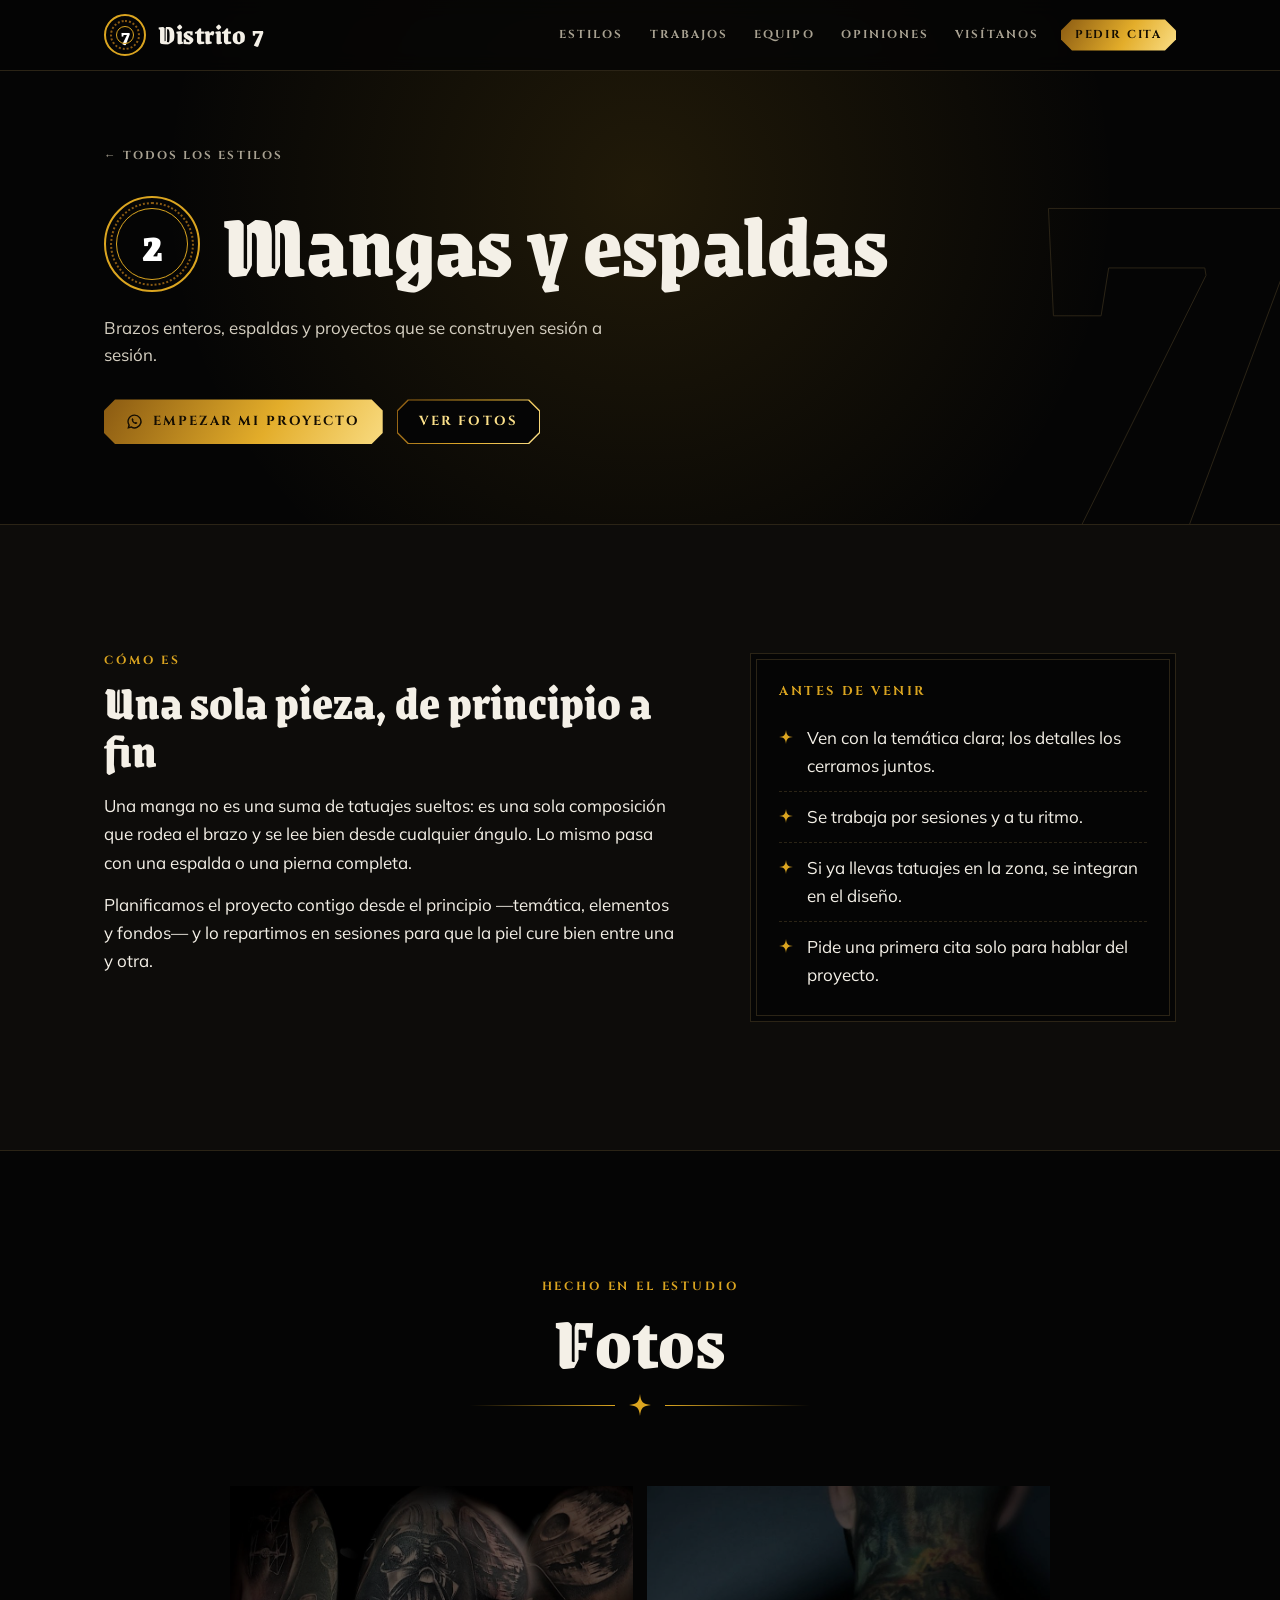
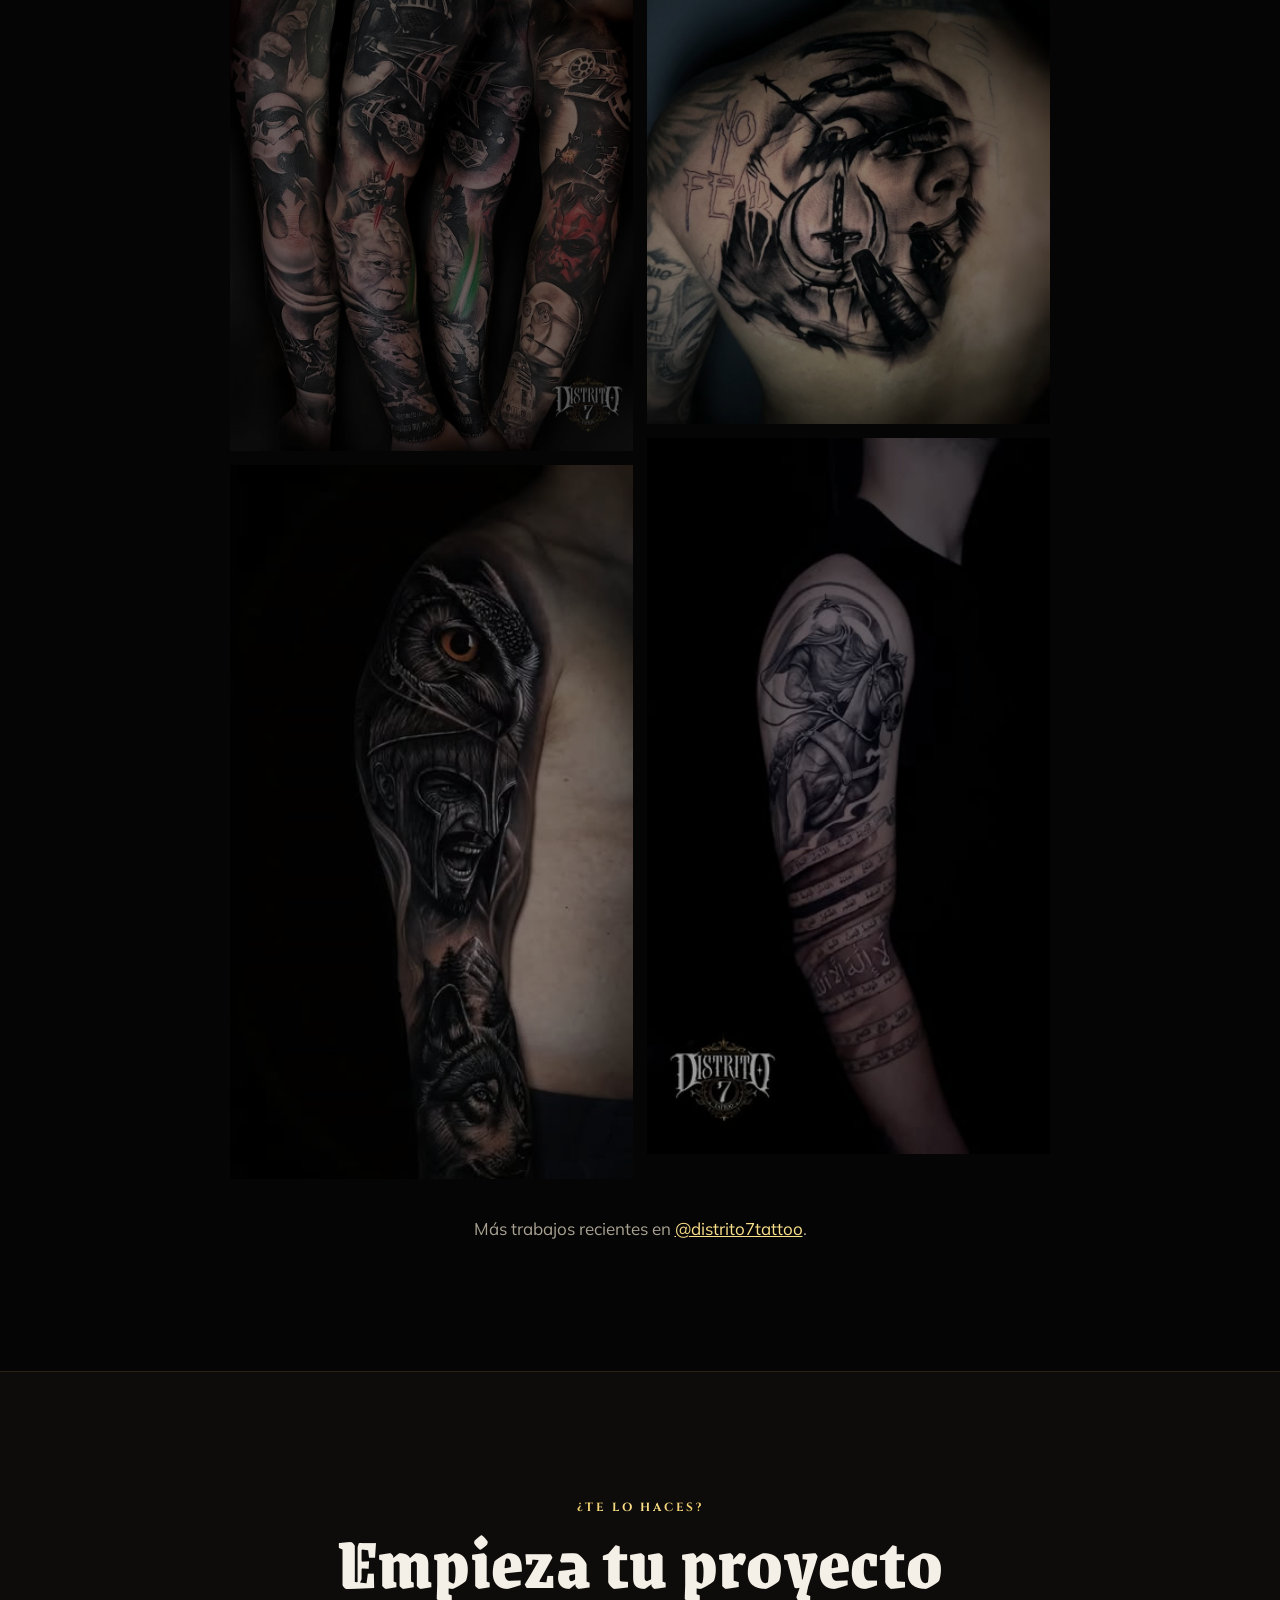
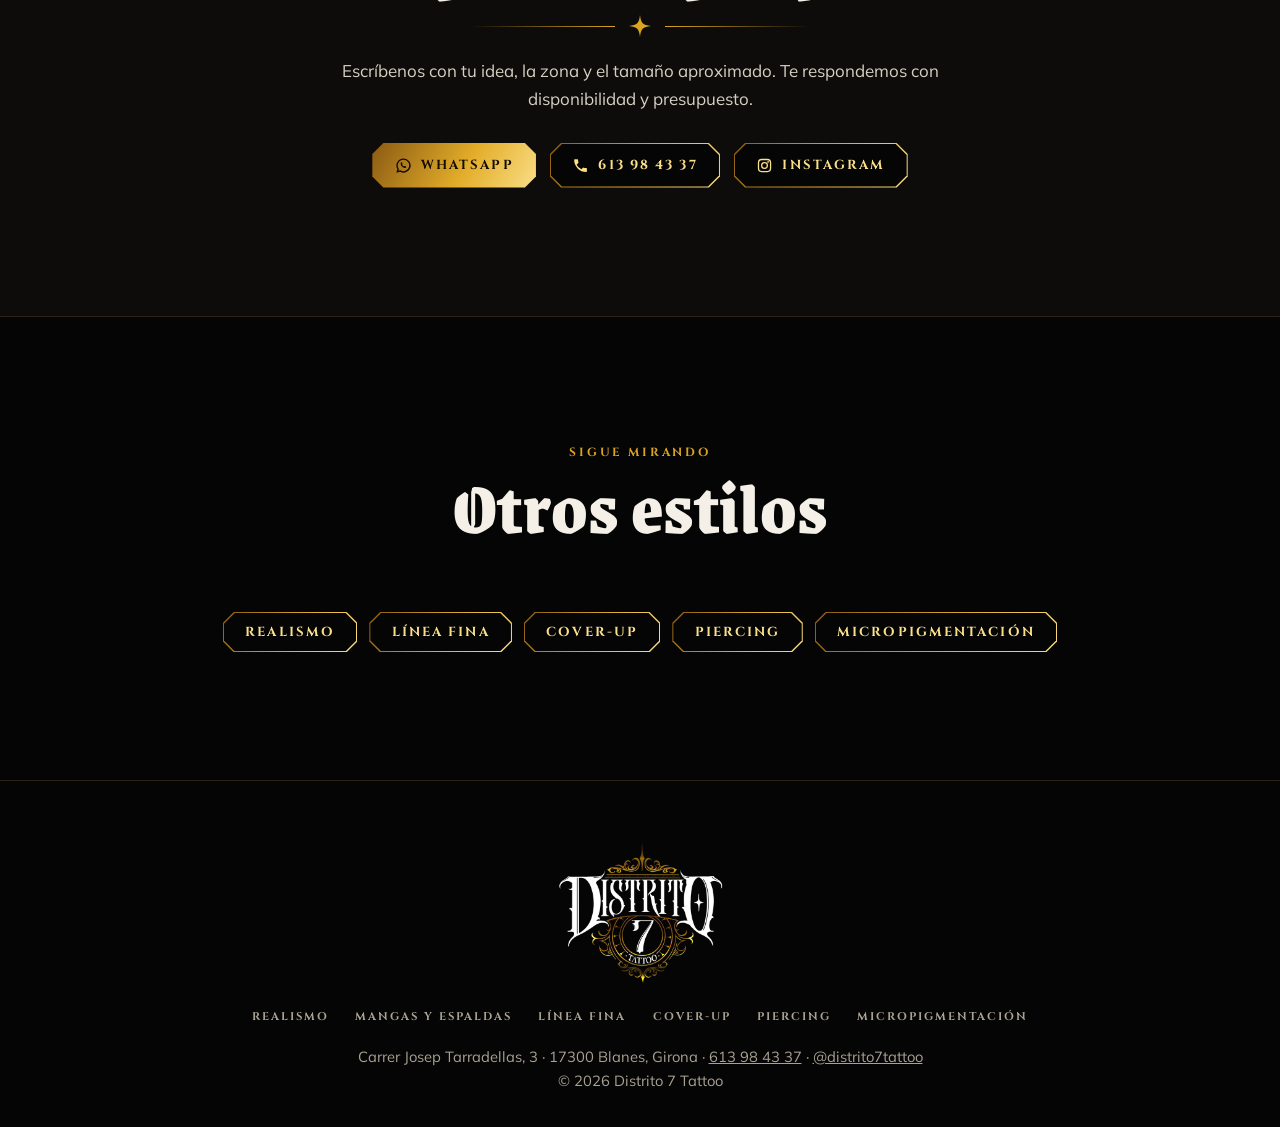
<file: mangas.html>
<!DOCTYPE html>
<html lang="es">
<head>
<meta charset="utf-8">
<meta name="viewport" content="width=device-width, initial-scale=1">
<title>Mangas completas y espaldas en Blanes · Distrito 7 Tattoo</title>
<meta name="description" content="Mangas completas, espaldas y tatuajes de gran formato en Blanes. Proyectos planificados sesión a sesión en Distrito 7 Tattoo. Mira las fotos y pide cita.">
<meta property="og:title" content="Mangas completas y espaldas en Blanes · Distrito 7 Tattoo">
<meta property="og:description" content="Mangas completas, espaldas y tatuajes de gran formato en Blanes. Proyectos planificados sesión a sesión en Distrito 7 Tattoo. Mira las fotos y pide cita.">
<meta property="og:image" content="img/t-starwars.jpg">
<meta name="theme-color" content="#050505">
<link rel="icon" href="img/favicon.png">
<link rel="apple-touch-icon" href="img/favicon.png">
<link rel="preconnect" href="https://fonts.googleapis.com">
<link rel="preconnect" href="https://fonts.gstatic.com" crossorigin>
<link href="https://fonts.googleapis.com/css2?family=Cinzel:wght@500;700&family=Grenze+Gotisch:wght@700;900&family=Mulish:wght@400;600;700&display=swap" rel="stylesheet">
<link rel="stylesheet" href="estilo.css">
<script>document.documentElement.classList.add('js')</script>
</head>
<body>

<svg width="0" height="0" style="position:absolute" aria-hidden="true">
  <symbol id="i-s4" viewBox="0 0 24 24"><path transform="translate(12 12)" fill="currentColor" d="M0-12C1-3 3-1 12 0 3 1 1 3 0 12-1 3-3 1-12 0-3-1-1-3 0-12Z"/></symbol>
  <symbol id="i-wa" viewBox="0 0 24 24"><path fill="currentColor" d="M12 2a10 10 0 0 0-8.700 15L2 22l5.200-1.300A10 10 0 1 0 12 2Zm0 2a8 8 0 1 1-4.200 14.800l-.4-.2-2.600.7.7-2.500-.3-.4A8 8 0 0 1 12 4ZM9.200 7.500c-.6 0-1.200.9-1.200 1.800 0 3.300 3 6.300 6.300 6.300.9 0 1.700-.8 1.700-1.700 0-.2-.1-.4-.4-.5l-1.600-.8c-.2-.1-.4-.1-.6.100l-.7.7a6.300 6.300 0 0 1-2.700-2.600l.5-.6c.1-.2.2-.4.100-.6l-.7-1.600c-.2-.5-.5-.5-.7-.5Z"/></symbol>
  <symbol id="i-pin" viewBox="0 0 24 24"><path fill="currentColor" d="M12 2a7 7 0 0 0-7 7c0 5 7 13 7 13s7-8 7-13a7 7 0 0 0-7-7Zm0 9.500A2.500 2.500 0 1 1 12 6.500a2.500 2.500 0 0 1 0 5Z"/></symbol>
  <symbol id="i-tel" viewBox="0 0 24 24"><path fill="currentColor" d="M6.600 10.800a15.100 15.100 0 0 0 6.600 6.600l2.200-2.200a1 1 0 0 1 1-.2 11.400 11.400 0 0 0 3.600.6 1 1 0 0 1 1 1V20a1 1 0 0 1-1 1A17 17 0 0 1 3 4a1 1 0 0 1 1-1h3.500a1 1 0 0 1 1 1 11.400 11.400 0 0 0 .6 3.600 1 1 0 0 1-.3 1Z"/></symbol>
  <symbol id="i-ig" viewBox="0 0 24 24"><g fill="none" stroke="currentColor" stroke-width="1.8"><rect x="3.500" y="3.500" width="17" height="17" rx="4.500"/><circle cx="12" cy="12" r="4"/></g><circle cx="17" cy="7" r="1.200" fill="currentColor"/></symbol>
  <symbol id="i-mail" viewBox="0 0 24 24"><g fill="none" stroke="currentColor" stroke-width="1.800"><rect x="3" y="5.500" width="18" height="13" rx="1.500"/><path d="m3.500 7 8.500 6.500L20.500 7"/></g></symbol>
  <symbol id="i-cora" viewBox="0 0 24 24"><path fill="currentColor" d="M12 21s-7.500-4.700-9.300-9.600C1.400 7.700 3.600 4.500 6.900 4.500c2 0 3.700 1 5.100 2.900 1.400-1.900 3.100-2.900 5.100-2.900 3.300 0 5.500 3.200 4.200 6.900C19.500 16.300 12 21 12 21Z"/></symbol>
</svg>

<header class="top">
  <div class="wrap">
    <a class="marca" href="index.html" aria-label="Distrito 7 Tattoo, inicio"><span class="med" aria-hidden="true">7</span><b>Distrito 7</b></a>
    <nav class="nav" id="nav" aria-label="Secciones">
      <a href="index.html#estilos">Estilos</a><a href="index.html#trabajos">Trabajos</a><a href="index.html#equipo">Equipo</a><a href="index.html#opiniones">Opiniones</a><a href="index.html#visita">Visítanos</a>
    </nav>
    <span class="btns"><a class="btn btn--sm" href="index.html#visita">Pedir cita</a></span>
    <button class="menu" aria-label="Menú" aria-controls="nav" aria-expanded="false"><i></i></button>
  </div>
</header>

<main>
<section class="hero sub">
  <div class="wrap">
    <a class="volver" href="index.html#estilos">← Todos los estilos</a>
    <div class="titulo"><span class="med" aria-hidden="true">2</span><h1>Mangas y espaldas</h1></div>
    <p class="lead">Brazos enteros, espaldas y proyectos que se construyen sesión a sesión.</p>
    <div class="btns">
      <a class="btn" href="https://wa.me/34613984337?text=Hola%20Distrito%207%2C%20quiero%20empezar%20un%20proyecto%20grande%20%28manga%20o%20espalda%29." target="_blank" rel="noopener"><svg><use href="#i-wa"/></svg>Empezar mi proyecto</a>
      <a class="btn btn--linea" href="#fotos">Ver fotos</a>
    </div>
  </div>
</section>

<section class="alt">
  <div class="wrap dos">
    <div class="rv">
      <p class="cap">Cómo es</p>
      <h2>Una sola pieza, de principio a fin</h2>
      <p>Una manga no es una suma de tatuajes sueltos: es una sola composición que rodea el brazo y se lee bien desde cualquier ángulo. Lo mismo pasa con una espalda o una pierna completa.</p>
      <p>Planificamos el proyecto contigo desde el principio —temática, elementos y fondos— y lo repartimos en sesiones para que la piel cure bien entre una y otra.</p>
    </div>
    <aside class="apuntes rv" style="--rd:.1s">
      <h3>Antes de venir</h3>
      <ul>
        <li><svg aria-hidden="true"><use href="#i-s4"/></svg>Ven con la temática clara; los detalles los cerramos juntos.</li>
        <li><svg aria-hidden="true"><use href="#i-s4"/></svg>Se trabaja por sesiones y a tu ritmo.</li>
        <li><svg aria-hidden="true"><use href="#i-s4"/></svg>Si ya llevas tatuajes en la zona, se integran en el diseño.</li>
        <li><svg aria-hidden="true"><use href="#i-s4"/></svg>Pide una primera cita solo para hablar del proyecto.</li>
      </ul>
    </aside>
  </div>
</section>

<section id="fotos">
  <div class="wrap">
    <div class="cab rv"><p class="cap">Hecho en el estudio</p><h2 class="h2">Fotos</h2><div class="filete"><svg aria-hidden="true"><use href="#i-s4"/></svg></div></div>
    <div class="muro muro--2">
      <button class="pieza rv" type="button"><img src="img/t-starwars.jpg" alt="Mangas completas de temática galáctica en black and grey con toques de color" width="900" height="1260" loading="lazy"><span></span></button>
      <button class="pieza rv" type="button"><img src="img/t-buho.jpg" alt="Manga realista con búho, guerrero espartano y lobo" width="361" height="640" loading="lazy"><span></span></button>
      <button class="pieza rv" type="button"><img src="img/t-espalda.jpg" alt="Pieza de espalda en black and grey con un rostro de perfil" width="900" height="1200" loading="lazy"><span></span></button>
      <button class="pieza rv" type="button"><img src="img/t-jinete.jpg" alt="Manga con jinete a caballo y bandas de caligrafía" width="361" height="640" loading="lazy"><span></span></button>
    </div>
    <p class="nota rv">Más trabajos recientes en <a href="https://www.instagram.com/distrito7tattoo/" target="_blank" rel="noopener">@distrito7tattoo</a>.</p>
  </div>
</section>

<section class="alt cierre">
  <div class="wrap">
    <p class="cap oro rv">¿Te lo haces?</p>
    <h2 class="h2 rv">Empieza tu proyecto</h2>
    <div class="filete rv"><svg aria-hidden="true"><use href="#i-s4"/></svg></div>
    <p class="lead rv">Escríbenos con tu idea, la zona y el tamaño aproximado. Te respondemos con disponibilidad y presupuesto.</p>
    <div class="btns rv">
      <a class="btn" href="https://wa.me/34613984337?text=Hola%20Distrito%207%2C%20quiero%20empezar%20un%20proyecto%20grande%20%28manga%20o%20espalda%29." target="_blank" rel="noopener"><svg><use href="#i-wa"/></svg>WhatsApp</a>
      <a class="btn btn--linea" href="tel:+34613984337"><svg><use href="#i-tel"/></svg>613 98 43 37</a>
      <a class="btn btn--linea" href="https://www.instagram.com/distrito7tattoo/" target="_blank" rel="noopener"><svg><use href="#i-ig"/></svg>Instagram</a>
    </div>
  </div>
</section>

<section>
  <div class="wrap">
    <div class="cab rv"><p class="cap">Sigue mirando</p><h2 class="h2">Otros estilos</h2></div>
    <div class="otros rv">
      <a class="btn btn--linea" href="realismo.html">Realismo</a>
      <a class="btn btn--linea" href="linea-fina.html">Línea fina</a>
      <a class="btn btn--linea" href="cover-up.html">Cover-up</a>
      <a class="btn btn--linea" href="piercing.html">Piercing</a>
      <a class="btn btn--linea" href="micropigmentacion.html">Micropigmentación</a>
    </div>
  </div>
</section>
</main>

<footer>
  <div class="wrap">
    <img src="img/logo.jpg" alt="Distrito 7 Tattoo" width="1100" height="1100" loading="lazy">
    <nav aria-label="Enlaces">
      <a href="realismo.html">Realismo</a><a href="mangas.html">Mangas y espaldas</a><a href="linea-fina.html">Línea fina</a><a href="cover-up.html">Cover-up</a><a href="piercing.html">Piercing</a><a href="micropigmentacion.html">Micropigmentación</a>
    </nav>
    <p>Carrer Josep Tarradellas, 3 · 17300 Blanes, Girona · <a href="tel:+34613984337">613 98 43 37</a> · <a href="https://www.instagram.com/distrito7tattoo/" target="_blank" rel="noopener">@distrito7tattoo</a></p>
    <p>© 2026 Distrito 7 Tattoo</p>
  </div>
</footer>

<script src="main.js" defer></script>
</body>
</html>
</file>
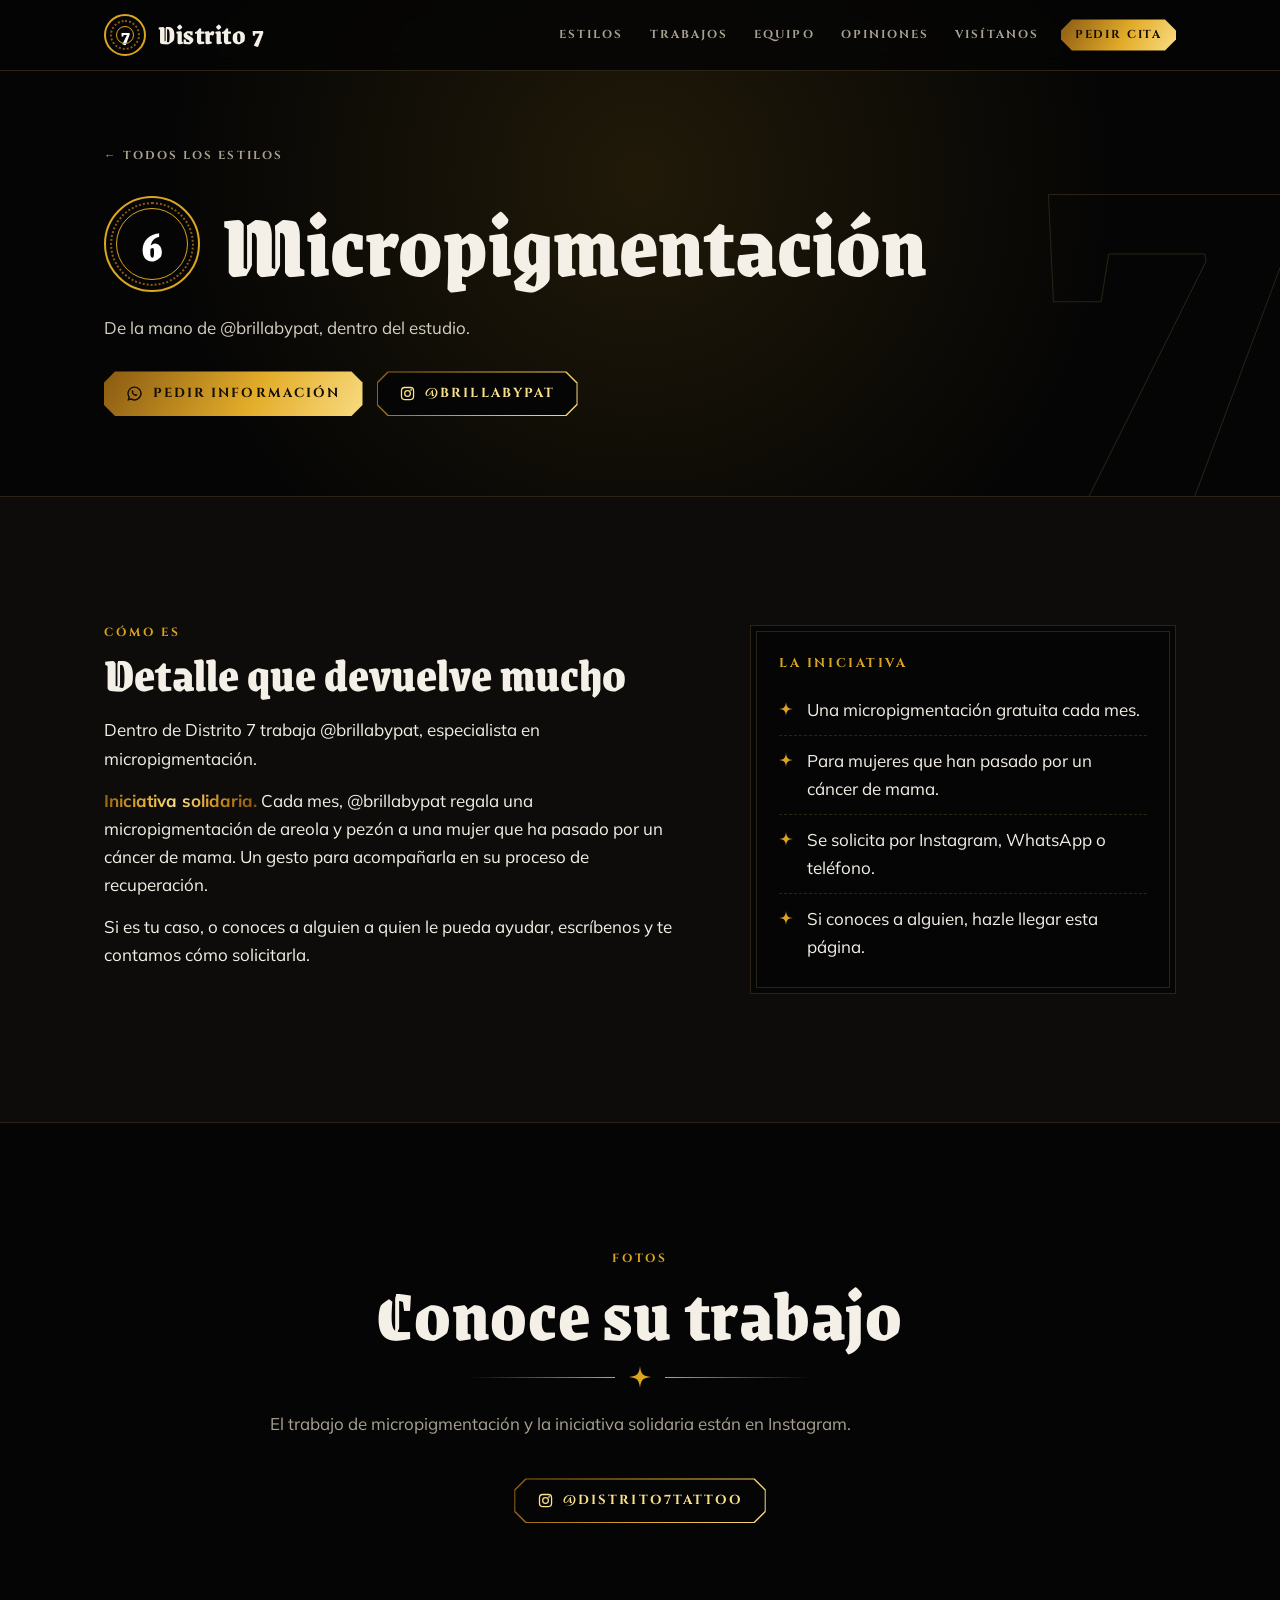
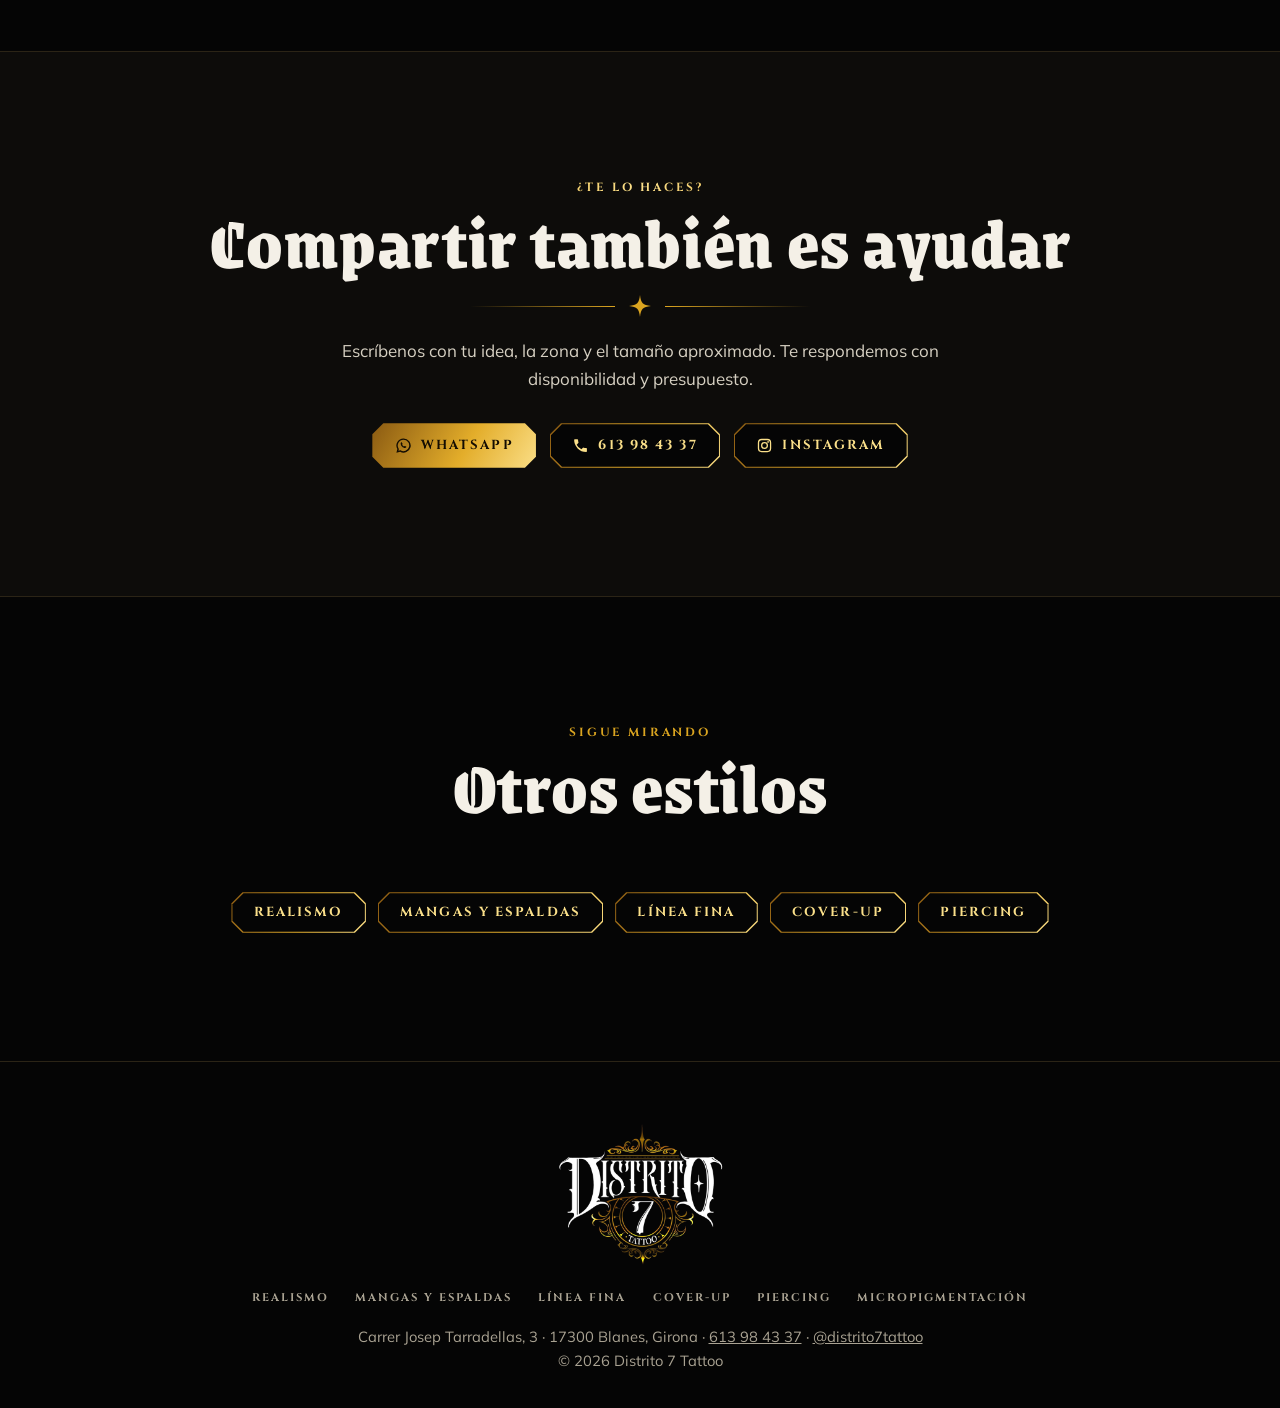
<file: micropigmentacion.html>
<!DOCTYPE html>
<html lang="es">
<head>
<meta charset="utf-8">
<meta name="viewport" content="width=device-width, initial-scale=1">
<title>Micropigmentación en Blanes · Distrito 7 Tattoo</title>
<meta name="description" content="Micropigmentación en Blanes con @brillabypat en Distrito 7 Tattoo. Cada mes, una micropigmentación de areola gratuita para una mujer que ha superado un cáncer de mama.">
<meta property="og:title" content="Micropigmentación en Blanes · Distrito 7 Tattoo">
<meta property="og:description" content="Micropigmentación en Blanes con @brillabypat en Distrito 7 Tattoo. Cada mes, una micropigmentación de areola gratuita para una mujer que ha superado un cáncer de mama.">
<meta property="og:image" content="img/logo.jpg">
<meta name="theme-color" content="#050505">
<link rel="icon" href="img/favicon.png">
<link rel="apple-touch-icon" href="img/favicon.png">
<link rel="preconnect" href="https://fonts.googleapis.com">
<link rel="preconnect" href="https://fonts.gstatic.com" crossorigin>
<link href="https://fonts.googleapis.com/css2?family=Cinzel:wght@500;700&family=Grenze+Gotisch:wght@700;900&family=Mulish:wght@400;600;700&display=swap" rel="stylesheet">
<link rel="stylesheet" href="estilo.css">
<script>document.documentElement.classList.add('js')</script>
</head>
<body>

<svg width="0" height="0" style="position:absolute" aria-hidden="true">
  <symbol id="i-s4" viewBox="0 0 24 24"><path transform="translate(12 12)" fill="currentColor" d="M0-12C1-3 3-1 12 0 3 1 1 3 0 12-1 3-3 1-12 0-3-1-1-3 0-12Z"/></symbol>
  <symbol id="i-wa" viewBox="0 0 24 24"><path fill="currentColor" d="M12 2a10 10 0 0 0-8.700 15L2 22l5.200-1.300A10 10 0 1 0 12 2Zm0 2a8 8 0 1 1-4.200 14.800l-.4-.2-2.600.7.7-2.500-.3-.4A8 8 0 0 1 12 4ZM9.200 7.500c-.6 0-1.200.9-1.200 1.800 0 3.300 3 6.300 6.300 6.300.9 0 1.700-.8 1.700-1.700 0-.2-.1-.4-.4-.5l-1.600-.8c-.2-.1-.4-.1-.6.100l-.7.7a6.300 6.300 0 0 1-2.700-2.600l.5-.6c.1-.2.2-.4.100-.6l-.7-1.600c-.2-.5-.5-.5-.7-.5Z"/></symbol>
  <symbol id="i-pin" viewBox="0 0 24 24"><path fill="currentColor" d="M12 2a7 7 0 0 0-7 7c0 5 7 13 7 13s7-8 7-13a7 7 0 0 0-7-7Zm0 9.500A2.500 2.500 0 1 1 12 6.500a2.500 2.500 0 0 1 0 5Z"/></symbol>
  <symbol id="i-tel" viewBox="0 0 24 24"><path fill="currentColor" d="M6.600 10.800a15.100 15.100 0 0 0 6.600 6.600l2.200-2.200a1 1 0 0 1 1-.2 11.400 11.400 0 0 0 3.600.6 1 1 0 0 1 1 1V20a1 1 0 0 1-1 1A17 17 0 0 1 3 4a1 1 0 0 1 1-1h3.500a1 1 0 0 1 1 1 11.400 11.400 0 0 0 .6 3.600 1 1 0 0 1-.3 1Z"/></symbol>
  <symbol id="i-ig" viewBox="0 0 24 24"><g fill="none" stroke="currentColor" stroke-width="1.8"><rect x="3.500" y="3.500" width="17" height="17" rx="4.500"/><circle cx="12" cy="12" r="4"/></g><circle cx="17" cy="7" r="1.200" fill="currentColor"/></symbol>
  <symbol id="i-mail" viewBox="0 0 24 24"><g fill="none" stroke="currentColor" stroke-width="1.800"><rect x="3" y="5.500" width="18" height="13" rx="1.500"/><path d="m3.500 7 8.500 6.500L20.500 7"/></g></symbol>
  <symbol id="i-cora" viewBox="0 0 24 24"><path fill="currentColor" d="M12 21s-7.500-4.700-9.300-9.600C1.400 7.700 3.600 4.500 6.900 4.500c2 0 3.700 1 5.100 2.900 1.400-1.900 3.100-2.900 5.100-2.900 3.300 0 5.500 3.200 4.200 6.900C19.500 16.300 12 21 12 21Z"/></symbol>
</svg>

<header class="top">
  <div class="wrap">
    <a class="marca" href="index.html" aria-label="Distrito 7 Tattoo, inicio"><span class="med" aria-hidden="true">7</span><b>Distrito 7</b></a>
    <nav class="nav" id="nav" aria-label="Secciones">
      <a href="index.html#estilos">Estilos</a><a href="index.html#trabajos">Trabajos</a><a href="index.html#equipo">Equipo</a><a href="index.html#opiniones">Opiniones</a><a href="index.html#visita">Visítanos</a>
    </nav>
    <span class="btns"><a class="btn btn--sm" href="index.html#visita">Pedir cita</a></span>
    <button class="menu" aria-label="Menú" aria-controls="nav" aria-expanded="false"><i></i></button>
  </div>
</header>

<main>
<section class="hero sub">
  <div class="wrap">
    <a class="volver" href="index.html#estilos">← Todos los estilos</a>
    <div class="titulo"><span class="med" aria-hidden="true">6</span><h1>Micropigmentación</h1></div>
    <p class="lead">De la mano de @brillabypat, dentro del estudio.</p>
    <div class="btns">
      <a class="btn" href="https://wa.me/34613984337?text=Hola%20Distrito%207%2C%20quiero%20informaci%C3%B3n%20sobre%20micropigmentaci%C3%B3n." target="_blank" rel="noopener"><svg><use href="#i-wa"/></svg>Pedir información</a>
      <a class="btn btn--linea" href="https://www.instagram.com/brillabypat/" target="_blank" rel="noopener"><svg><use href="#i-ig"/></svg>@brillabypat</a>
    </div>
  </div>
</section>

<section class="alt">
  <div class="wrap dos">
    <div class="rv">
      <p class="cap">Cómo es</p>
      <h2>Detalle que devuelve mucho</h2>
      <p>Dentro de Distrito 7 trabaja @brillabypat, especialista en micropigmentación.</p>
      <p><strong class="oro">Iniciativa solidaria.</strong> Cada mes, @brillabypat regala una micropigmentación de areola y pezón a una mujer que ha pasado por un cáncer de mama. Un gesto para acompañarla en su proceso de recuperación.</p>
      <p>Si es tu caso, o conoces a alguien a quien le pueda ayudar, escríbenos y te contamos cómo solicitarla.</p>
    </div>
    <aside class="apuntes rv" style="--rd:.1s">
      <h3>La iniciativa</h3>
      <ul>
        <li><svg aria-hidden="true"><use href="#i-s4"/></svg>Una micropigmentación gratuita cada mes.</li>
        <li><svg aria-hidden="true"><use href="#i-s4"/></svg>Para mujeres que han pasado por un cáncer de mama.</li>
        <li><svg aria-hidden="true"><use href="#i-s4"/></svg>Se solicita por Instagram, WhatsApp o teléfono.</li>
        <li><svg aria-hidden="true"><use href="#i-s4"/></svg>Si conoces a alguien, hazle llegar esta página.</li>
      </ul>
    </aside>
  </div>
</section>

<section id="fotos">
  <div class="wrap">
    <div class="cab rv" style="margin-bottom:0"><p class="cap">Fotos</p><h2 class="h2">Conoce su trabajo</h2><div class="filete"><svg aria-hidden="true"><use href="#i-s4"/></svg></div><p class="lead">El trabajo de micropigmentación y la iniciativa solidaria están en Instagram.</p>
    <div class="centro"><a class="btn btn--linea" href="https://www.instagram.com/distrito7tattoo/" target="_blank" rel="noopener"><svg><use href="#i-ig"/></svg>@distrito7tattoo</a></div></div>
  </div>
</section>

<section class="alt cierre">
  <div class="wrap">
    <p class="cap oro rv">¿Te lo haces?</p>
    <h2 class="h2 rv">Compartir también es ayudar</h2>
    <div class="filete rv"><svg aria-hidden="true"><use href="#i-s4"/></svg></div>
    <p class="lead rv">Escríbenos con tu idea, la zona y el tamaño aproximado. Te respondemos con disponibilidad y presupuesto.</p>
    <div class="btns rv">
      <a class="btn" href="https://wa.me/34613984337?text=Hola%20Distrito%207%2C%20quiero%20informaci%C3%B3n%20sobre%20micropigmentaci%C3%B3n." target="_blank" rel="noopener"><svg><use href="#i-wa"/></svg>WhatsApp</a>
      <a class="btn btn--linea" href="tel:+34613984337"><svg><use href="#i-tel"/></svg>613 98 43 37</a>
      <a class="btn btn--linea" href="https://www.instagram.com/distrito7tattoo/" target="_blank" rel="noopener"><svg><use href="#i-ig"/></svg>Instagram</a>
    </div>
  </div>
</section>

<section>
  <div class="wrap">
    <div class="cab rv"><p class="cap">Sigue mirando</p><h2 class="h2">Otros estilos</h2></div>
    <div class="otros rv">
      <a class="btn btn--linea" href="realismo.html">Realismo</a>
      <a class="btn btn--linea" href="mangas.html">Mangas y espaldas</a>
      <a class="btn btn--linea" href="linea-fina.html">Línea fina</a>
      <a class="btn btn--linea" href="cover-up.html">Cover-up</a>
      <a class="btn btn--linea" href="piercing.html">Piercing</a>
    </div>
  </div>
</section>
</main>

<footer>
  <div class="wrap">
    <img src="img/logo.jpg" alt="Distrito 7 Tattoo" width="1100" height="1100" loading="lazy">
    <nav aria-label="Enlaces">
      <a href="realismo.html">Realismo</a><a href="mangas.html">Mangas y espaldas</a><a href="linea-fina.html">Línea fina</a><a href="cover-up.html">Cover-up</a><a href="piercing.html">Piercing</a><a href="micropigmentacion.html">Micropigmentación</a>
    </nav>
    <p>Carrer Josep Tarradellas, 3 · 17300 Blanes, Girona · <a href="tel:+34613984337">613 98 43 37</a> · <a href="https://www.instagram.com/distrito7tattoo/" target="_blank" rel="noopener">@distrito7tattoo</a></p>
    <p>© 2026 Distrito 7 Tattoo</p>
  </div>
</footer>

<script src="main.js" defer></script>
</body>
</html>
</file>
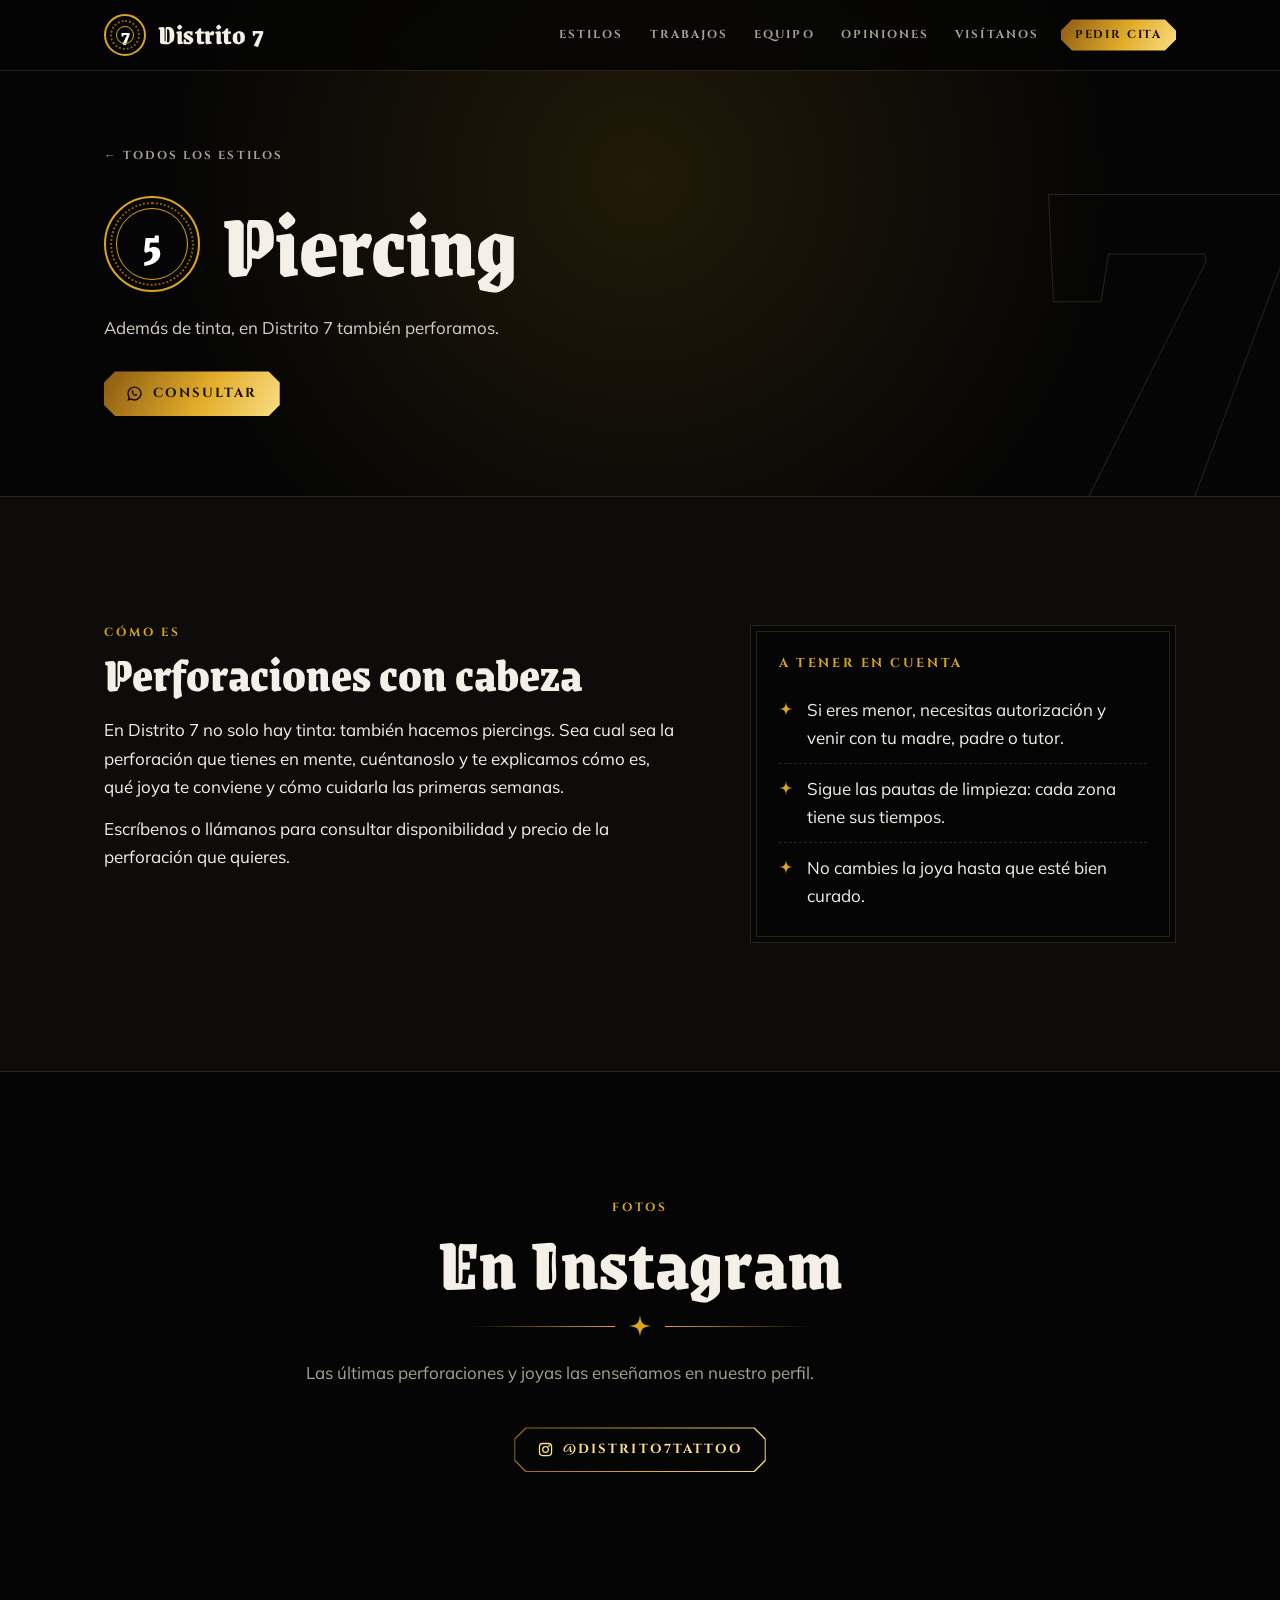
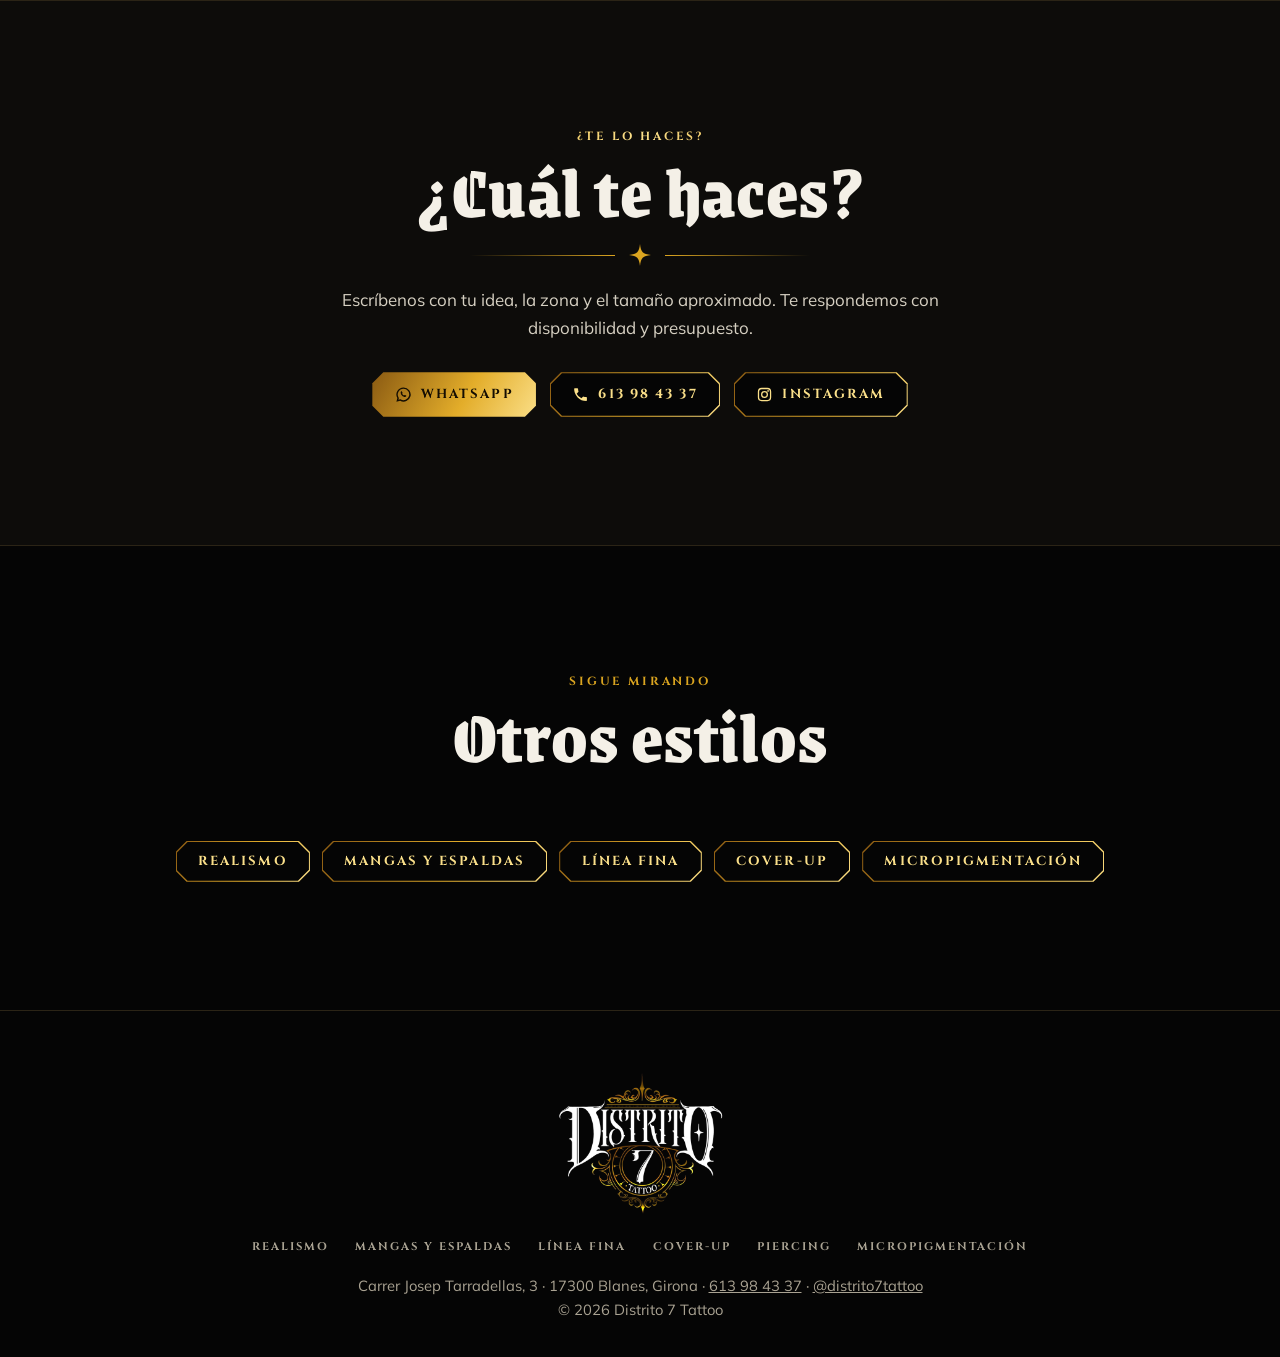
<file: piercing.html>
<!DOCTYPE html>
<html lang="es">
<head>
<meta charset="utf-8">
<meta name="viewport" content="width=device-width, initial-scale=1">
<title>Piercing en Blanes · Distrito 7 Tattoo</title>
<meta name="description" content="Piercing en Blanes en Distrito 7 Tattoo. Te asesoramos con la perforación, la joya y los cuidados. Consulta disponibilidad y precio al 613 98 43 37.">
<meta property="og:title" content="Piercing en Blanes · Distrito 7 Tattoo">
<meta property="og:description" content="Piercing en Blanes en Distrito 7 Tattoo. Te asesoramos con la perforación, la joya y los cuidados. Consulta disponibilidad y precio al 613 98 43 37.">
<meta property="og:image" content="img/logo.jpg">
<meta name="theme-color" content="#050505">
<link rel="icon" href="img/favicon.png">
<link rel="apple-touch-icon" href="img/favicon.png">
<link rel="preconnect" href="https://fonts.googleapis.com">
<link rel="preconnect" href="https://fonts.gstatic.com" crossorigin>
<link href="https://fonts.googleapis.com/css2?family=Cinzel:wght@500;700&family=Grenze+Gotisch:wght@700;900&family=Mulish:wght@400;600;700&display=swap" rel="stylesheet">
<link rel="stylesheet" href="estilo.css">
<script>document.documentElement.classList.add('js')</script>
</head>
<body>

<svg width="0" height="0" style="position:absolute" aria-hidden="true">
  <symbol id="i-s4" viewBox="0 0 24 24"><path transform="translate(12 12)" fill="currentColor" d="M0-12C1-3 3-1 12 0 3 1 1 3 0 12-1 3-3 1-12 0-3-1-1-3 0-12Z"/></symbol>
  <symbol id="i-wa" viewBox="0 0 24 24"><path fill="currentColor" d="M12 2a10 10 0 0 0-8.700 15L2 22l5.200-1.300A10 10 0 1 0 12 2Zm0 2a8 8 0 1 1-4.200 14.800l-.4-.2-2.600.7.7-2.500-.3-.4A8 8 0 0 1 12 4ZM9.200 7.500c-.6 0-1.200.9-1.200 1.800 0 3.300 3 6.300 6.300 6.300.9 0 1.700-.8 1.700-1.700 0-.2-.1-.4-.4-.5l-1.600-.8c-.2-.1-.4-.1-.6.100l-.7.7a6.300 6.300 0 0 1-2.700-2.600l.5-.6c.1-.2.2-.4.100-.6l-.7-1.600c-.2-.5-.5-.5-.7-.5Z"/></symbol>
  <symbol id="i-pin" viewBox="0 0 24 24"><path fill="currentColor" d="M12 2a7 7 0 0 0-7 7c0 5 7 13 7 13s7-8 7-13a7 7 0 0 0-7-7Zm0 9.500A2.500 2.500 0 1 1 12 6.500a2.500 2.500 0 0 1 0 5Z"/></symbol>
  <symbol id="i-tel" viewBox="0 0 24 24"><path fill="currentColor" d="M6.600 10.800a15.100 15.100 0 0 0 6.600 6.600l2.200-2.200a1 1 0 0 1 1-.2 11.400 11.400 0 0 0 3.600.6 1 1 0 0 1 1 1V20a1 1 0 0 1-1 1A17 17 0 0 1 3 4a1 1 0 0 1 1-1h3.500a1 1 0 0 1 1 1 11.400 11.400 0 0 0 .6 3.600 1 1 0 0 1-.3 1Z"/></symbol>
  <symbol id="i-ig" viewBox="0 0 24 24"><g fill="none" stroke="currentColor" stroke-width="1.8"><rect x="3.500" y="3.500" width="17" height="17" rx="4.500"/><circle cx="12" cy="12" r="4"/></g><circle cx="17" cy="7" r="1.200" fill="currentColor"/></symbol>
  <symbol id="i-mail" viewBox="0 0 24 24"><g fill="none" stroke="currentColor" stroke-width="1.800"><rect x="3" y="5.500" width="18" height="13" rx="1.500"/><path d="m3.500 7 8.500 6.500L20.500 7"/></g></symbol>
  <symbol id="i-cora" viewBox="0 0 24 24"><path fill="currentColor" d="M12 21s-7.500-4.700-9.300-9.600C1.400 7.700 3.600 4.500 6.900 4.500c2 0 3.700 1 5.100 2.900 1.400-1.900 3.100-2.900 5.100-2.900 3.300 0 5.500 3.200 4.200 6.900C19.500 16.300 12 21 12 21Z"/></symbol>
</svg>

<header class="top">
  <div class="wrap">
    <a class="marca" href="index.html" aria-label="Distrito 7 Tattoo, inicio"><span class="med" aria-hidden="true">7</span><b>Distrito 7</b></a>
    <nav class="nav" id="nav" aria-label="Secciones">
      <a href="index.html#estilos">Estilos</a><a href="index.html#trabajos">Trabajos</a><a href="index.html#equipo">Equipo</a><a href="index.html#opiniones">Opiniones</a><a href="index.html#visita">Visítanos</a>
    </nav>
    <span class="btns"><a class="btn btn--sm" href="index.html#visita">Pedir cita</a></span>
    <button class="menu" aria-label="Menú" aria-controls="nav" aria-expanded="false"><i></i></button>
  </div>
</header>

<main>
<section class="hero sub">
  <div class="wrap">
    <a class="volver" href="index.html#estilos">← Todos los estilos</a>
    <div class="titulo"><span class="med" aria-hidden="true">5</span><h1>Piercing</h1></div>
    <p class="lead">Además de tinta, en Distrito 7 también perforamos.</p>
    <div class="btns">
      <a class="btn" href="https://wa.me/34613984337?text=Hola%20Distrito%207%2C%20quiero%20informaci%C3%B3n%20sobre%20un%20piercing." target="_blank" rel="noopener"><svg><use href="#i-wa"/></svg>Consultar</a>
      
    </div>
  </div>
</section>

<section class="alt">
  <div class="wrap dos">
    <div class="rv">
      <p class="cap">Cómo es</p>
      <h2>Perforaciones con cabeza</h2>
      <p>En Distrito 7 no solo hay tinta: también hacemos piercings. Sea cual sea la perforación que tienes en mente, cuéntanoslo y te explicamos cómo es, qué joya te conviene y cómo cuidarla las primeras semanas.</p>
      <p>Escríbenos o llámanos para consultar disponibilidad y precio de la perforación que quieres.</p>
    </div>
    <aside class="apuntes rv" style="--rd:.1s">
      <h3>A tener en cuenta</h3>
      <ul>
        <li><svg aria-hidden="true"><use href="#i-s4"/></svg>Si eres menor, necesitas autorización y venir con tu madre, padre o tutor.</li>
        <li><svg aria-hidden="true"><use href="#i-s4"/></svg>Sigue las pautas de limpieza: cada zona tiene sus tiempos.</li>
        <li><svg aria-hidden="true"><use href="#i-s4"/></svg>No cambies la joya hasta que esté bien curado.</li>
      </ul>
    </aside>
  </div>
</section>

<section id="fotos">
  <div class="wrap">
    <div class="cab rv" style="margin-bottom:0"><p class="cap">Fotos</p><h2 class="h2">En Instagram</h2><div class="filete"><svg aria-hidden="true"><use href="#i-s4"/></svg></div><p class="lead">Las últimas perforaciones y joyas las enseñamos en nuestro perfil.</p>
    <div class="centro"><a class="btn btn--linea" href="https://www.instagram.com/distrito7tattoo/" target="_blank" rel="noopener"><svg><use href="#i-ig"/></svg>@distrito7tattoo</a></div></div>
  </div>
</section>

<section class="alt cierre">
  <div class="wrap">
    <p class="cap oro rv">¿Te lo haces?</p>
    <h2 class="h2 rv">¿Cuál te haces?</h2>
    <div class="filete rv"><svg aria-hidden="true"><use href="#i-s4"/></svg></div>
    <p class="lead rv">Escríbenos con tu idea, la zona y el tamaño aproximado. Te respondemos con disponibilidad y presupuesto.</p>
    <div class="btns rv">
      <a class="btn" href="https://wa.me/34613984337?text=Hola%20Distrito%207%2C%20quiero%20informaci%C3%B3n%20sobre%20un%20piercing." target="_blank" rel="noopener"><svg><use href="#i-wa"/></svg>WhatsApp</a>
      <a class="btn btn--linea" href="tel:+34613984337"><svg><use href="#i-tel"/></svg>613 98 43 37</a>
      <a class="btn btn--linea" href="https://www.instagram.com/distrito7tattoo/" target="_blank" rel="noopener"><svg><use href="#i-ig"/></svg>Instagram</a>
    </div>
  </div>
</section>

<section>
  <div class="wrap">
    <div class="cab rv"><p class="cap">Sigue mirando</p><h2 class="h2">Otros estilos</h2></div>
    <div class="otros rv">
      <a class="btn btn--linea" href="realismo.html">Realismo</a>
      <a class="btn btn--linea" href="mangas.html">Mangas y espaldas</a>
      <a class="btn btn--linea" href="linea-fina.html">Línea fina</a>
      <a class="btn btn--linea" href="cover-up.html">Cover-up</a>
      <a class="btn btn--linea" href="micropigmentacion.html">Micropigmentación</a>
    </div>
  </div>
</section>
</main>

<footer>
  <div class="wrap">
    <img src="img/logo.jpg" alt="Distrito 7 Tattoo" width="1100" height="1100" loading="lazy">
    <nav aria-label="Enlaces">
      <a href="realismo.html">Realismo</a><a href="mangas.html">Mangas y espaldas</a><a href="linea-fina.html">Línea fina</a><a href="cover-up.html">Cover-up</a><a href="piercing.html">Piercing</a><a href="micropigmentacion.html">Micropigmentación</a>
    </nav>
    <p>Carrer Josep Tarradellas, 3 · 17300 Blanes, Girona · <a href="tel:+34613984337">613 98 43 37</a> · <a href="https://www.instagram.com/distrito7tattoo/" target="_blank" rel="noopener">@distrito7tattoo</a></p>
    <p>© 2026 Distrito 7 Tattoo</p>
  </div>
</footer>

<script src="main.js" defer></script>
</body>
</html>
</file>
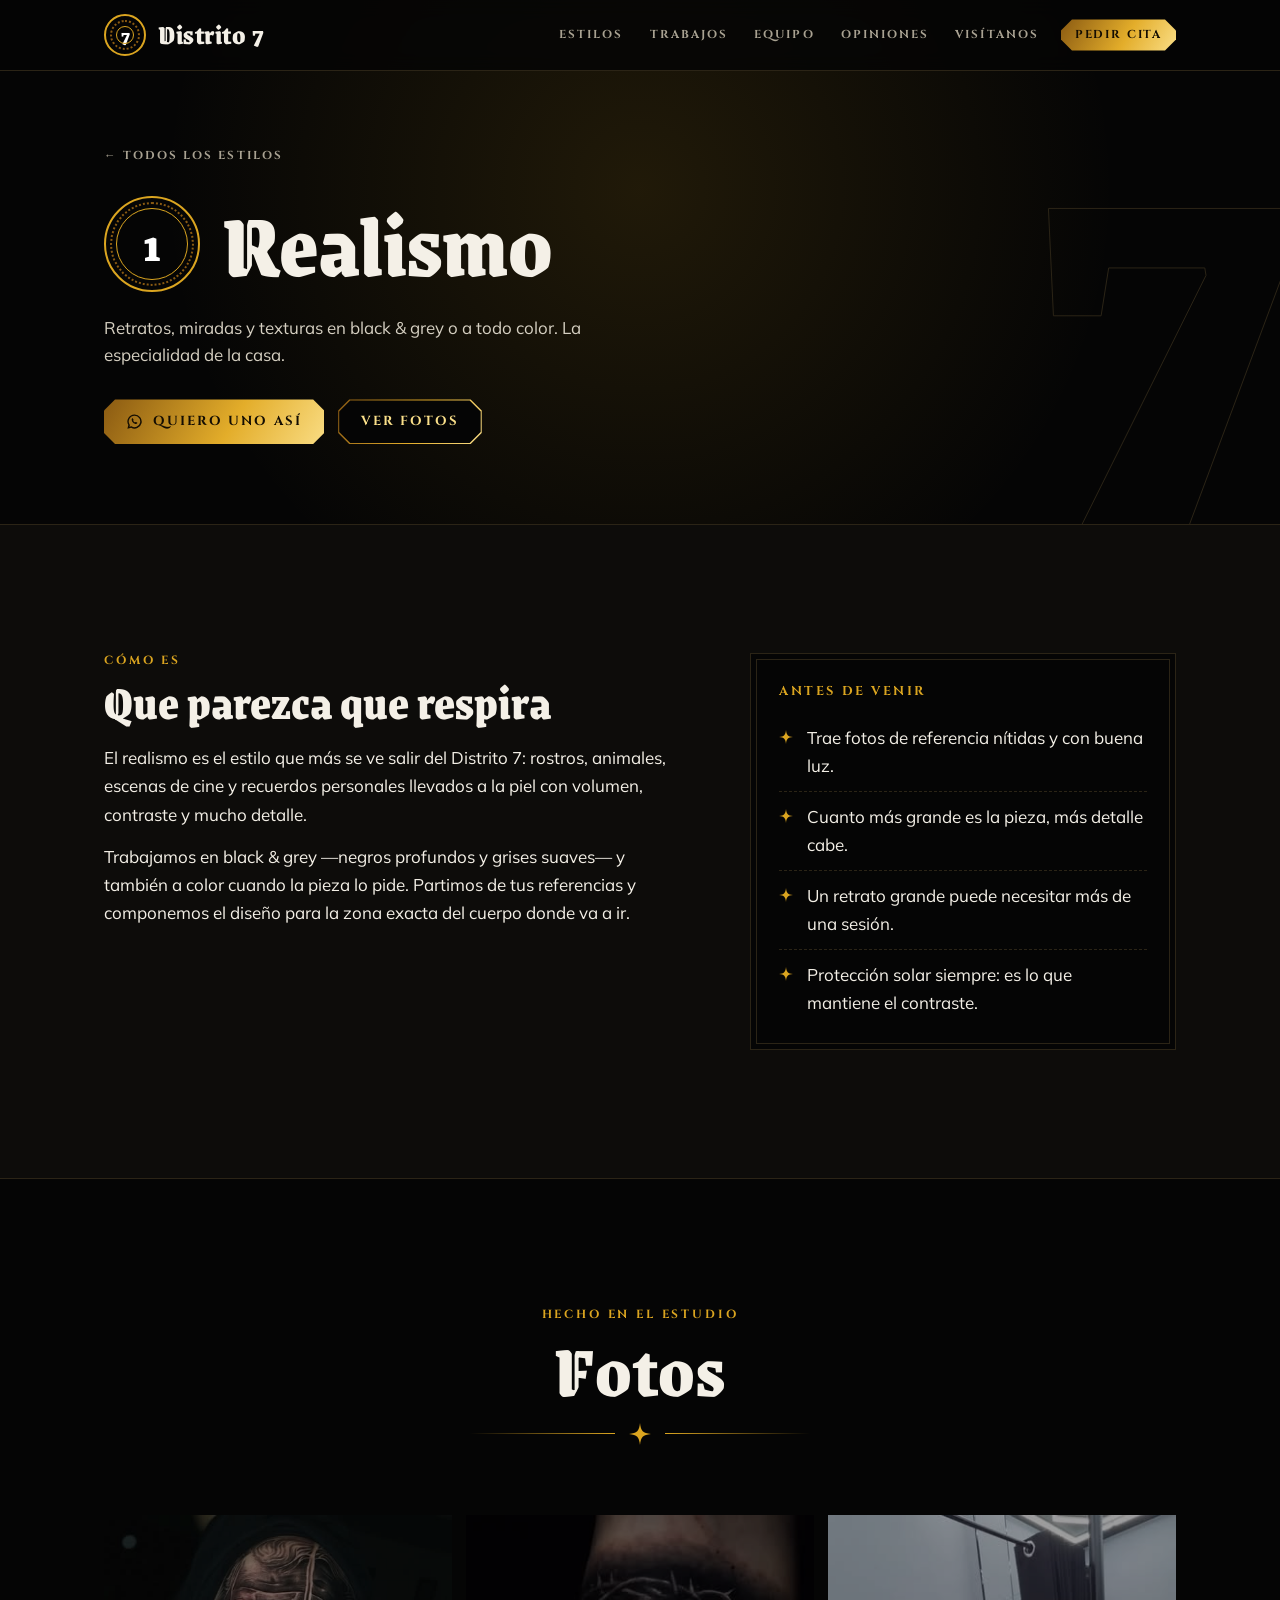
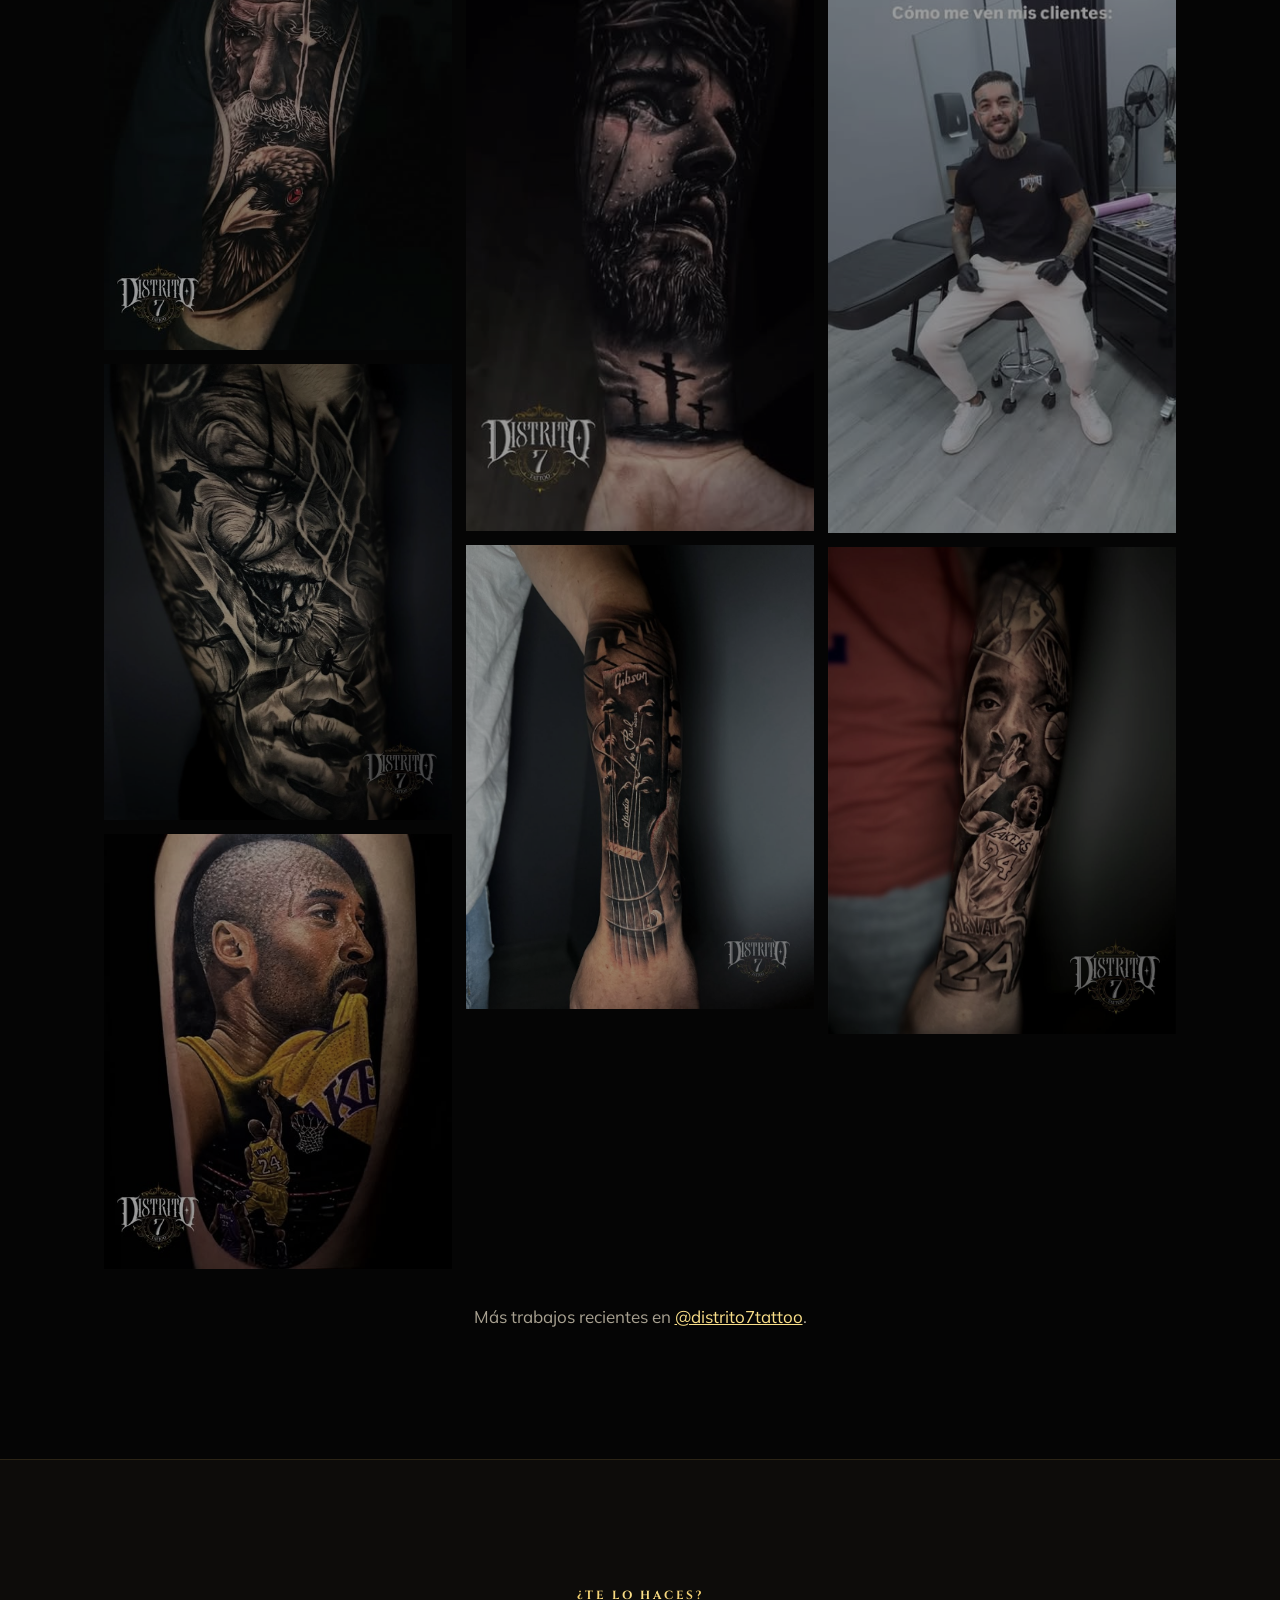
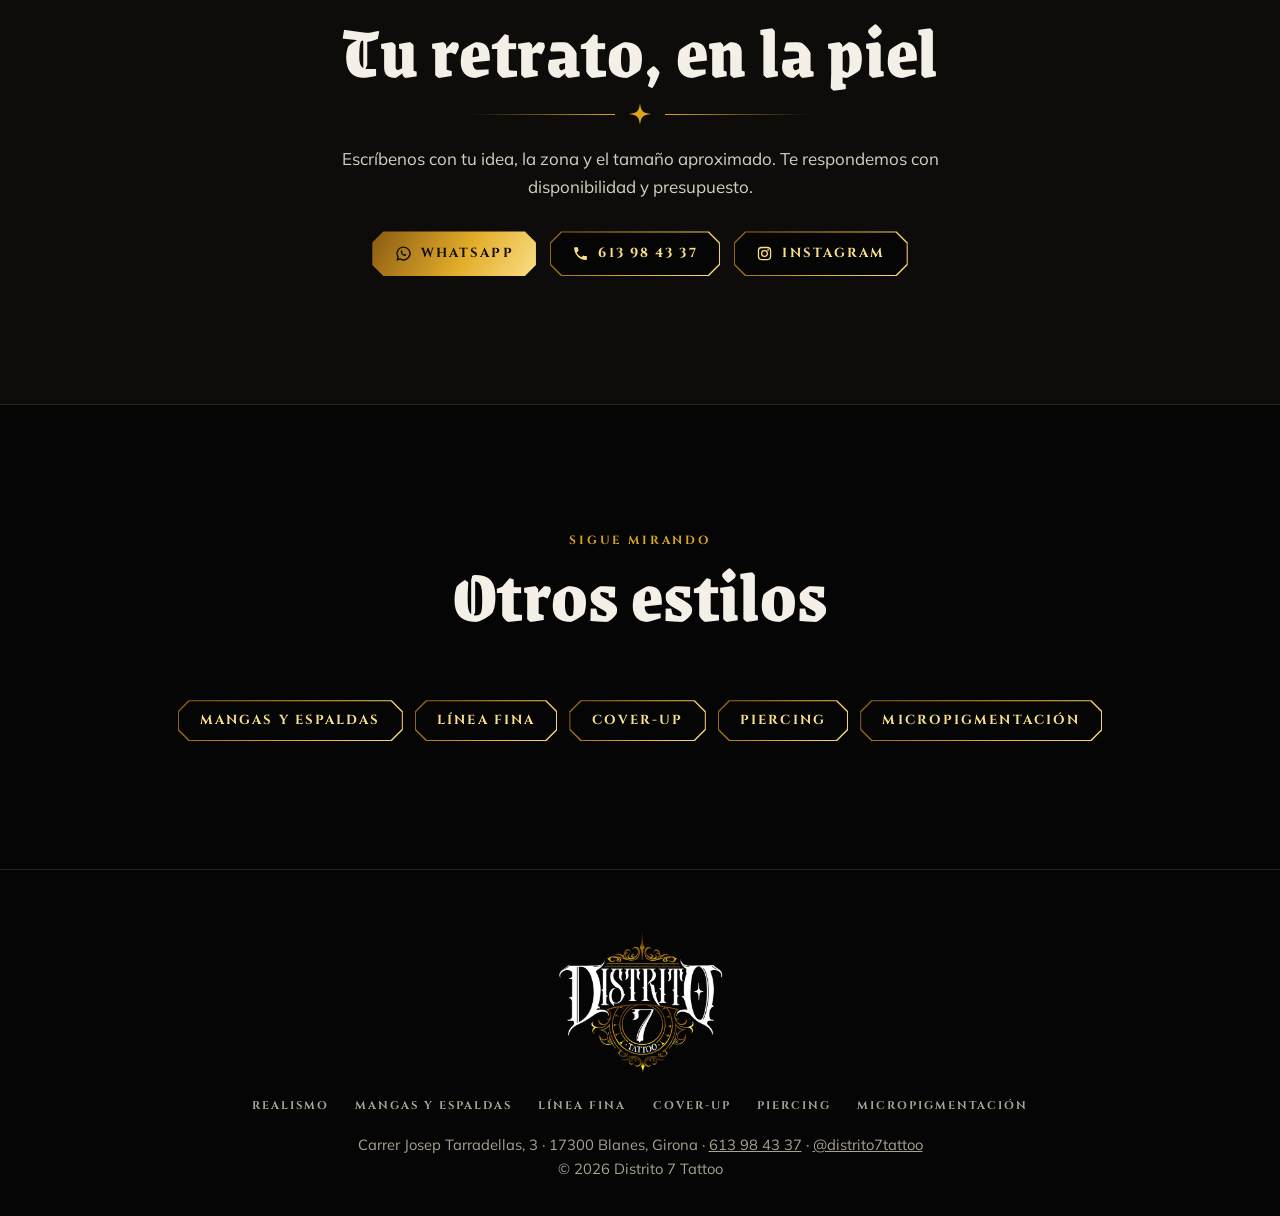
<file: realismo.html>
<!DOCTYPE html>
<html lang="es">
<head>
<meta charset="utf-8">
<meta name="viewport" content="width=device-width, initial-scale=1">
<title>Tatuajes realistas en Blanes · Distrito 7 Tattoo</title>
<meta name="description" content="Tatuajes realistas en Blanes, en black and grey y a color: retratos, animales y escenas con todo el detalle. Mira las fotos y pide cita en Distrito 7 Tattoo.">
<meta property="og:title" content="Tatuajes realistas en Blanes · Distrito 7 Tattoo">
<meta property="og:description" content="Tatuajes realistas en Blanes, en black and grey y a color: retratos, animales y escenas con todo el detalle. Mira las fotos y pide cita en Distrito 7 Tattoo.">
<meta property="og:image" content="img/t-anciano.jpg">
<meta name="theme-color" content="#050505">
<link rel="icon" href="img/favicon.png">
<link rel="apple-touch-icon" href="img/favicon.png">
<link rel="preconnect" href="https://fonts.googleapis.com">
<link rel="preconnect" href="https://fonts.gstatic.com" crossorigin>
<link href="https://fonts.googleapis.com/css2?family=Cinzel:wght@500;700&family=Grenze+Gotisch:wght@700;900&family=Mulish:wght@400;600;700&display=swap" rel="stylesheet">
<link rel="stylesheet" href="estilo.css">
<script>document.documentElement.classList.add('js')</script>
</head>
<body>

<svg width="0" height="0" style="position:absolute" aria-hidden="true">
  <symbol id="i-s4" viewBox="0 0 24 24"><path transform="translate(12 12)" fill="currentColor" d="M0-12C1-3 3-1 12 0 3 1 1 3 0 12-1 3-3 1-12 0-3-1-1-3 0-12Z"/></symbol>
  <symbol id="i-wa" viewBox="0 0 24 24"><path fill="currentColor" d="M12 2a10 10 0 0 0-8.700 15L2 22l5.200-1.300A10 10 0 1 0 12 2Zm0 2a8 8 0 1 1-4.200 14.800l-.4-.2-2.600.7.7-2.500-.3-.4A8 8 0 0 1 12 4ZM9.200 7.500c-.6 0-1.200.9-1.200 1.800 0 3.300 3 6.300 6.300 6.300.9 0 1.700-.8 1.700-1.700 0-.2-.1-.4-.4-.5l-1.600-.8c-.2-.1-.4-.1-.6.100l-.7.7a6.300 6.300 0 0 1-2.700-2.600l.5-.6c.1-.2.2-.4.100-.6l-.7-1.600c-.2-.5-.5-.5-.7-.5Z"/></symbol>
  <symbol id="i-pin" viewBox="0 0 24 24"><path fill="currentColor" d="M12 2a7 7 0 0 0-7 7c0 5 7 13 7 13s7-8 7-13a7 7 0 0 0-7-7Zm0 9.500A2.500 2.500 0 1 1 12 6.500a2.500 2.500 0 0 1 0 5Z"/></symbol>
  <symbol id="i-tel" viewBox="0 0 24 24"><path fill="currentColor" d="M6.600 10.800a15.100 15.100 0 0 0 6.600 6.600l2.200-2.200a1 1 0 0 1 1-.2 11.400 11.400 0 0 0 3.600.6 1 1 0 0 1 1 1V20a1 1 0 0 1-1 1A17 17 0 0 1 3 4a1 1 0 0 1 1-1h3.500a1 1 0 0 1 1 1 11.400 11.400 0 0 0 .6 3.600 1 1 0 0 1-.3 1Z"/></symbol>
  <symbol id="i-ig" viewBox="0 0 24 24"><g fill="none" stroke="currentColor" stroke-width="1.8"><rect x="3.500" y="3.500" width="17" height="17" rx="4.500"/><circle cx="12" cy="12" r="4"/></g><circle cx="17" cy="7" r="1.200" fill="currentColor"/></symbol>
  <symbol id="i-mail" viewBox="0 0 24 24"><g fill="none" stroke="currentColor" stroke-width="1.800"><rect x="3" y="5.500" width="18" height="13" rx="1.500"/><path d="m3.500 7 8.500 6.500L20.500 7"/></g></symbol>
  <symbol id="i-cora" viewBox="0 0 24 24"><path fill="currentColor" d="M12 21s-7.500-4.700-9.300-9.600C1.400 7.700 3.600 4.500 6.900 4.500c2 0 3.700 1 5.100 2.900 1.400-1.900 3.100-2.900 5.100-2.900 3.300 0 5.500 3.200 4.200 6.900C19.500 16.300 12 21 12 21Z"/></symbol>
</svg>

<header class="top">
  <div class="wrap">
    <a class="marca" href="index.html" aria-label="Distrito 7 Tattoo, inicio"><span class="med" aria-hidden="true">7</span><b>Distrito 7</b></a>
    <nav class="nav" id="nav" aria-label="Secciones">
      <a href="index.html#estilos">Estilos</a><a href="index.html#trabajos">Trabajos</a><a href="index.html#equipo">Equipo</a><a href="index.html#opiniones">Opiniones</a><a href="index.html#visita">Visítanos</a>
    </nav>
    <span class="btns"><a class="btn btn--sm" href="index.html#visita">Pedir cita</a></span>
    <button class="menu" aria-label="Menú" aria-controls="nav" aria-expanded="false"><i></i></button>
  </div>
</header>

<main>
<section class="hero sub">
  <div class="wrap">
    <a class="volver" href="index.html#estilos">← Todos los estilos</a>
    <div class="titulo"><span class="med" aria-hidden="true">1</span><h1>Realismo</h1></div>
    <p class="lead">Retratos, miradas y texturas en black &amp; grey o a todo color. La especialidad de la casa.</p>
    <div class="btns">
      <a class="btn" href="https://wa.me/34613984337?text=Hola%20Distrito%207%2C%20quiero%20pedir%20cita%20para%20un%20tatuaje%20realista." target="_blank" rel="noopener"><svg><use href="#i-wa"/></svg>Quiero uno así</a>
      <a class="btn btn--linea" href="#fotos">Ver fotos</a>
    </div>
  </div>
</section>

<section class="alt">
  <div class="wrap dos">
    <div class="rv">
      <p class="cap">Cómo es</p>
      <h2>Que parezca que respira</h2>
      <p>El realismo es el estilo que más se ve salir del Distrito 7: rostros, animales, escenas de cine y recuerdos personales llevados a la piel con volumen, contraste y mucho detalle.</p>
      <p>Trabajamos en black &amp; grey —negros profundos y grises suaves— y también a color cuando la pieza lo pide. Partimos de tus referencias y componemos el diseño para la zona exacta del cuerpo donde va a ir.</p>
    </div>
    <aside class="apuntes rv" style="--rd:.1s">
      <h3>Antes de venir</h3>
      <ul>
        <li><svg aria-hidden="true"><use href="#i-s4"/></svg>Trae fotos de referencia nítidas y con buena luz.</li>
        <li><svg aria-hidden="true"><use href="#i-s4"/></svg>Cuanto más grande es la pieza, más detalle cabe.</li>
        <li><svg aria-hidden="true"><use href="#i-s4"/></svg>Un retrato grande puede necesitar más de una sesión.</li>
        <li><svg aria-hidden="true"><use href="#i-s4"/></svg>Protección solar siempre: es lo que mantiene el contraste.</li>
      </ul>
    </aside>
  </div>
</section>

<section id="fotos">
  <div class="wrap">
    <div class="cab rv"><p class="cap">Hecho en el estudio</p><h2 class="h2">Fotos</h2><div class="filete"><svg aria-hidden="true"><use href="#i-s4"/></svg></div></div>
    <div class="muro ">
      <button class="pieza rv" type="button"><img src="img/t-anciano.jpg" alt="Manga realista con el rostro de un anciano y un cuervo de ojo rojo" width="512" height="640" loading="lazy"><span></span></button>
      <button class="pieza rv" type="button"><img src="img/t-payaso.jpg" alt="Tatuaje realista en black and grey de un payaso tras una alambrada" width="900" height="1181" loading="lazy"><span></span></button>
      <button class="pieza rv" type="button"><img src="img/t-kobe-color.jpg" alt="Retrato realista a color de un jugador de baloncesto con camiseta amarilla" width="512" height="640" loading="lazy"><span></span></button>
      <button class="pieza rv" type="button"><img src="img/t-cristo.jpg" alt="Rostro de Cristo con corona de espinas y tres cruces, en el antebrazo" width="361" height="640" loading="lazy"><span></span></button>
      <button class="pieza rv" type="button"><img src="img/t-guitarra.jpg" alt="Tatuaje realista del clavijero de una guitarra en el antebrazo" width="900" height="1200" loading="lazy"><span></span></button>
      <button class="pieza rv" type="button"><img src="img/t-caballero.jpg" alt="Caballero medieval arrodillado con espada, en black and grey" width="360" height="640" loading="lazy"><span></span></button>
      <button class="pieza rv" type="button"><img src="img/t-kobe-bn.jpg" alt="Retrato realista en black and grey de un jugador de baloncesto con el dorsal 24" width="900" height="1260" loading="lazy"><span></span></button>
    </div>
    <p class="nota rv">Más trabajos recientes en <a href="https://www.instagram.com/distrito7tattoo/" target="_blank" rel="noopener">@distrito7tattoo</a>.</p>
  </div>
</section>

<section class="alt cierre">
  <div class="wrap">
    <p class="cap oro rv">¿Te lo haces?</p>
    <h2 class="h2 rv">Tu retrato, en la piel</h2>
    <div class="filete rv"><svg aria-hidden="true"><use href="#i-s4"/></svg></div>
    <p class="lead rv">Escríbenos con tu idea, la zona y el tamaño aproximado. Te respondemos con disponibilidad y presupuesto.</p>
    <div class="btns rv">
      <a class="btn" href="https://wa.me/34613984337?text=Hola%20Distrito%207%2C%20quiero%20pedir%20cita%20para%20un%20tatuaje%20realista." target="_blank" rel="noopener"><svg><use href="#i-wa"/></svg>WhatsApp</a>
      <a class="btn btn--linea" href="tel:+34613984337"><svg><use href="#i-tel"/></svg>613 98 43 37</a>
      <a class="btn btn--linea" href="https://www.instagram.com/distrito7tattoo/" target="_blank" rel="noopener"><svg><use href="#i-ig"/></svg>Instagram</a>
    </div>
  </div>
</section>

<section>
  <div class="wrap">
    <div class="cab rv"><p class="cap">Sigue mirando</p><h2 class="h2">Otros estilos</h2></div>
    <div class="otros rv">
      <a class="btn btn--linea" href="mangas.html">Mangas y espaldas</a>
      <a class="btn btn--linea" href="linea-fina.html">Línea fina</a>
      <a class="btn btn--linea" href="cover-up.html">Cover-up</a>
      <a class="btn btn--linea" href="piercing.html">Piercing</a>
      <a class="btn btn--linea" href="micropigmentacion.html">Micropigmentación</a>
    </div>
  </div>
</section>
</main>

<footer>
  <div class="wrap">
    <img src="img/logo.jpg" alt="Distrito 7 Tattoo" width="1100" height="1100" loading="lazy">
    <nav aria-label="Enlaces">
      <a href="realismo.html">Realismo</a><a href="mangas.html">Mangas y espaldas</a><a href="linea-fina.html">Línea fina</a><a href="cover-up.html">Cover-up</a><a href="piercing.html">Piercing</a><a href="micropigmentacion.html">Micropigmentación</a>
    </nav>
    <p>Carrer Josep Tarradellas, 3 · 17300 Blanes, Girona · <a href="tel:+34613984337">613 98 43 37</a> · <a href="https://www.instagram.com/distrito7tattoo/" target="_blank" rel="noopener">@distrito7tattoo</a></p>
    <p>© 2026 Distrito 7 Tattoo</p>
  </div>
</footer>

<script src="main.js" defer></script>
</body>
</html>
</file>
<file: estilo.css>
/* Distrito 7 Tattoo · Blanes — negro, blanco y oro, como el logo */
:root{
  --bg:#050505; --panel:#0d0c0a; --line:#2b2416; --txt:#f4f0e7; --mute:#a9a292;
  --gold:#dba520; --gold-hi:#fbe08a; --gold-lo:#8a5a12;
  --oro:linear-gradient(120deg,#8a5a12 0%,#e3ad2a 28%,#fbe08a 50%,#d2921c 72%,#7d4f0f 100%);
  --got:'Grenze Gotisch','UnifrakturCook',Georgia,serif;
  --cap:'Cinzel','Trajan Pro',Georgia,serif;
  --txtf:'Mulish',system-ui,sans-serif;
  --wrap:1160px; --pad:clamp(18px,4.5vw,44px);
  --corte:polygon(11px 0,calc(100% - 11px) 0,100% 11px,100% calc(100% - 11px),calc(100% - 11px) 100%,11px 100%,0 calc(100% - 11px),0 11px);
}
*,*::before,*::after{box-sizing:border-box}
html{scroll-behavior:smooth;scroll-padding-top:84px;-webkit-text-size-adjust:100%}
body{margin:0;background:var(--bg);color:var(--txt);font:400 17px/1.65 var(--txtf);overflow-x:hidden}
img{max-width:100%;height:auto;display:block}
a{color:inherit}
h1,h2,h3,p,ul,ol,figure,blockquote,table{margin:0}
ul,ol{padding:0;list-style:none}
button{font:inherit;color:inherit}
:focus-visible{outline:2px solid var(--gold-hi);outline-offset:4px}
::selection{background:var(--gold);color:#000}
.sr{position:absolute;width:1px;height:1px;overflow:hidden;clip-path:inset(50%);white-space:nowrap}
.wrap{max-width:var(--wrap);margin:0 auto;padding:0 var(--pad)}
.oro{background:var(--oro);-webkit-background-clip:text;background-clip:text;color:transparent}
.cap{font:700 .74rem/1.3 var(--cap);letter-spacing:.24em;text-transform:uppercase}

/* ---------- botones: placa con las esquinas cortadas ---------- */
.btn{position:relative;display:inline-flex;align-items:center;justify-content:center;gap:.7em;padding:1.05em 1.7em;border:0;cursor:pointer;
  font:700 .82rem/1 var(--cap);letter-spacing:.16em;text-transform:uppercase;text-decoration:none;color:#140d02;
  background:var(--oro);background-size:220% 100%;background-position:0 0;clip-path:var(--corte);
  transition:background-position .6s ease,transform .2s ease}
.btn:hover{background-position:100% 0}
.btn:active{transform:translateY(2px)}
.btn svg{width:1.3em;height:1.3em;flex:none}
.btn--linea{color:var(--gold-hi);isolation:isolate}
.btn--linea::before{content:"";position:absolute;inset:1px;z-index:-1;background:var(--bg);clip-path:var(--corte);transition:background .3s}
.btn--linea:hover{color:#fff}
.btn--linea:hover::before{background:#17120a}
.btn--sm{padding:.85em 1.2em;font-size:.72rem}
.btns{display:flex;flex-wrap:wrap;gap:14px}

/* ---------- medallón numerado (el círculo del 7) ---------- */
.med{position:relative;display:grid;place-items:center;flex:none;width:var(--m,64px);aspect-ratio:1;border-radius:50%;
  border:2px solid var(--gold);font:900 calc(var(--m,64px)*.5)/1 var(--got);color:#fff;font-style:normal}
.med::before{content:"";position:absolute;inset:4px;border-radius:50%;border:2px dotted var(--gold-lo)}
.med::after{content:"";position:absolute;inset:10px;border-radius:50%;border:1px solid var(--gold)}

/* ---------- adorno: filete con la estrella de cuatro puntas ---------- */
.filete{display:flex;align-items:center;justify-content:center;gap:14px;color:var(--gold);margin:18px auto 0;max-width:340px}
.filete::before,.filete::after{content:"";flex:1;height:1px;background:linear-gradient(90deg,transparent,var(--gold))}
.filete::after{transform:scaleX(-1)}
.filete svg{width:22px;height:22px;flex:none}

/* ---------- cabecera ---------- */
.top{position:fixed;inset:0 0 auto;z-index:50;background:rgba(5,5,5,.86);backdrop-filter:blur(10px);border-bottom:1px solid var(--line)}
.top .wrap{display:flex;align-items:center;gap:22px;height:70px}
.marca{display:flex;align-items:center;gap:12px;text-decoration:none;margin-right:auto}
.marca .med{--m:42px}
.marca b{font:900 1.7rem/1 var(--got);letter-spacing:.02em}
.nav{display:flex;gap:26px}
.nav a{font:700 .72rem/1 var(--cap);letter-spacing:.18em;text-transform:uppercase;text-decoration:none;color:var(--mute);padding:8px 0;border-bottom:1px solid transparent;transition:color .2s,border-color .2s}
.nav a:hover,.nav a[aria-current]{color:var(--gold-hi);border-color:var(--gold)}
.menu{display:none;width:44px;height:44px;border:1px solid var(--line);background:none;cursor:pointer;padding:0;place-items:center}
.menu i{display:block;width:20px;height:2px;background:var(--gold);box-shadow:0 6px 0 var(--gold),0 -6px 0 var(--gold)}

/* ---------- secciones ---------- */
section{position:relative;padding:clamp(72px,10vw,130px) 0}
.cab{text-align:center;max-width:760px;margin:0 auto clamp(40px,6vw,70px)}
.cab .cap{color:var(--gold)}
.h2{font:900 clamp(2.5rem,6.4vw,4.6rem)/.95 var(--got);margin-top:12px;letter-spacing:.01em}
.cab p.lead{margin-top:22px;color:var(--mute)}
.lead{font-size:1.06rem;color:#d6d0c2;max-width:60ch}
.alt{background:var(--panel);border-block:1px solid var(--line)}

/* ---------- portada ---------- */
.hero{min-height:100svh;display:grid;place-items:center;text-align:center;padding:96px 0 56px;overflow:hidden;
  background:radial-gradient(60vmax 60vmax at var(--lx,50%) var(--ly,36%),rgba(219,165,32,.13),transparent 62%)}
.hero .wrap{position:relative;display:flex;flex-direction:column;align-items:center;width:100%}
.emblema{position:relative;width:min(450px,84vw,48svh);aspect-ratio:1;margin:-2% 0 -5%}
.emblema img{position:relative;width:100%;height:100%;mix-blend-mode:screen}
.halo{position:absolute;inset:-9%;width:118%;height:118%;color:var(--gold);opacity:.5}
.halo g{transform-origin:300px 300px;animation:gira 140s linear infinite}
.halo g+g{animation-duration:90s;animation-direction:reverse}
@keyframes gira{to{transform:rotate(360deg)}}
.hero h1{font:900 clamp(2.3rem,6.6vw,4.4rem)/.98 var(--got);max-width:15ch}
.hero .lead{margin:16px auto 26px;max-width:52ch}
.hero .btns{justify-content:center}
.datos{display:flex;flex-wrap:wrap;justify-content:center;gap:10px 34px;margin-top:34px;padding-top:22px;border-top:1px solid var(--line);color:var(--mute)}
.datos li{display:flex;align-items:center;gap:10px;font:700 .72rem/1.3 var(--cap);letter-spacing:.16em;text-transform:uppercase}
.datos a{text-decoration:none}
.datos a:hover{color:var(--gold-hi)}
.datos svg{width:15px;height:15px;color:var(--gold)}
.luz{width:9px;height:9px;border-radius:50%;background:#6d675b}
.abierto .luz{background:#63d26b;box-shadow:0 0 0 4px rgba(99,210,107,.18)}
.cerrado .luz{background:#d2584a}

/* portada de subpágina */
.hero.sub{min-height:0;padding:150px 0 80px;text-align:left;place-items:stretch}
.hero.sub .wrap{align-items:flex-start}
.hero.sub::after{content:"7";position:absolute;right:-2vw;top:50%;transform:translateY(-46%);font:900 min(62vw,620px)/.8 var(--got);color:transparent;-webkit-text-stroke:1px var(--line);pointer-events:none;z-index:0}
.hero.sub .wrap>*{position:relative;z-index:1}
.volver{font:700 .72rem/1 var(--cap);letter-spacing:.18em;text-transform:uppercase;text-decoration:none;color:var(--mute)}
.volver:hover{color:var(--gold-hi)}
.titulo{display:flex;align-items:center;gap:22px;margin:34px 0 22px}
.titulo .med{--m:clamp(64px,10vw,96px)}
.hero.sub h1{max-width:none;font-size:clamp(2.8rem,8vw,5.6rem)}
.hero.sub .lead{margin:0 0 30px}
.hero.sub .btns{justify-content:flex-start}

/* ---------- estilos: índice en filas ---------- */
.filas{border-top:1px solid var(--line)}
.fila{display:grid;grid-template-columns:auto 1fr auto;align-items:center;gap:clamp(16px,3vw,34px);padding:clamp(20px,3vw,30px) clamp(4px,1.4vw,18px);
  border-bottom:1px solid var(--line);text-decoration:none;transition:background .3s,padding .3s}
.fila .med{--m:clamp(48px,6vw,66px);transition:transform .5s cubic-bezier(.2,.8,.2,1)}
.fila strong{display:block;font:900 clamp(1.9rem,4.6vw,3.3rem)/1 var(--got);transition:color .2s}
.fila em{display:block;margin-top:6px;font-style:normal;color:var(--mute);font-size:.98rem;max-width:58ch}
.fila-go{font:700 .7rem/1 var(--cap);letter-spacing:.2em;text-transform:uppercase;color:var(--gold);display:flex;align-items:center;gap:10px;white-space:nowrap}
.fila-go::after{content:"";width:34px;height:1px;background:currentColor;transition:width .3s}
.fila:hover{background:linear-gradient(90deg,rgba(219,165,32,.09),transparent 70%);padding-left:clamp(12px,2.6vw,34px)}
.fila:hover .med{transform:rotate(-12deg) scale(1.06)}
.fila:hover strong{background:var(--oro);-webkit-background-clip:text;background-clip:text;color:transparent}
.fila:hover .fila-go::after{width:60px}
.mirilla{position:fixed;left:0;top:0;z-index:40;width:230px;aspect-ratio:3/4;border:1px solid var(--gold);padding:6px;background:#000;pointer-events:none;opacity:0;
  transform:translate(var(--x,0),var(--y,0)) rotate(3deg) scale(.9);transition:opacity .25s,scale .25s}
.mirilla.on{opacity:1}
.mirilla img{width:100%;height:100%;object-fit:cover}

/* ---------- trabajos: fotos bajo el foco ---------- */
.muro{columns:3;column-gap:14px}
.pieza{position:relative;display:block;width:100%;margin:0 0 14px;padding:0;border:0;background:#000;cursor:zoom-in;break-inside:avoid;overflow:hidden}
.pieza img{width:100%;transition:transform .7s cubic-bezier(.2,.8,.2,1),filter .4s}
.pieza::before,.pieza::after{content:"";position:absolute;z-index:2;width:22px;height:22px;border:solid var(--gold);opacity:0;transition:opacity .3s,inset .3s}
.pieza::before{left:16px;top:16px;border-width:1px 0 0 1px}
.pieza::after{right:16px;bottom:16px;border-width:0 1px 1px 0}
.pieza:hover::before,.pieza:focus-visible::before{opacity:1;left:9px;top:9px}
.pieza:hover::after,.pieza:focus-visible::after{opacity:1;right:9px;bottom:9px}
@media (hover:hover){
  .pieza img{filter:brightness(.62) saturate(.75)}
  .pieza span{position:absolute;inset:0;z-index:1;background:radial-gradient(240px 240px at var(--mx,50%) var(--my,50%),transparent 0,rgba(0,0,0,.72) 100%);opacity:0;transition:opacity .3s}
  .pieza:hover img,.pieza:focus-visible img{filter:none;transform:scale(1.04)}
  .pieza:hover span{opacity:1}
}
.muro--2{columns:2;max-width:820px;margin-inline:auto}
.muro--1{columns:1;max-width:460px;margin-inline:auto}
.nota{margin-top:34px;text-align:center;color:var(--mute)}
.nota a{color:var(--gold-hi)}

/* visor */
dialog.visor{border:0;padding:0;background:transparent;max-width:100vw;max-height:100vh;width:100vw;height:100dvh;color:var(--txt)}
dialog.visor::backdrop{background:rgba(0,0,0,.94)}
.visor div{display:grid;place-items:center;width:100%;height:100%;padding:60px 16px 70px}
.visor img{max-width:100%;max-height:100%;width:auto;object-fit:contain;border:1px solid var(--line)}
.visor p{position:absolute;left:0;right:0;bottom:22px;text-align:center;color:var(--mute);font:700 .72rem/1 var(--cap);letter-spacing:.18em;text-transform:uppercase}
.visor button{position:absolute;width:48px;height:48px;border:1px solid var(--gold);border-radius:50%;background:rgba(0,0,0,.6);color:var(--gold-hi);cursor:pointer;font:400 1.3rem/1 var(--txtf)}
.visor button:hover{background:var(--gold);color:#000}
.visor .x{top:14px;right:14px}.visor .ant{left:14px;top:50%}.visor .sig{right:14px;top:50%}

/* ---------- equipo ---------- */
.equipo{display:grid;grid-template-columns:repeat(auto-fit,minmax(200px,1fr));gap:16px}
.placa{position:relative;padding:34px 20px 28px;text-align:center;border:1px solid var(--line);background:var(--bg);outline:1px solid var(--line);outline-offset:-7px;transition:border-color .3s,outline-color .3s,transform .3s}
.placa:hover{border-color:var(--gold);outline-color:var(--gold-lo);transform:translateY(-4px)}
.placa svg{width:18px;height:18px;color:var(--gold);margin:0 auto 14px}
.placa h3{font:900 2.3rem/1 var(--got)}
.placa p{margin-top:10px;color:var(--mute)}
.placa a{display:inline-block;margin-top:14px;color:var(--gold-hi);text-decoration:none;font-size:.92rem}
.placa a:hover{text-decoration:underline}

/* ---------- proceso ---------- */
.pasos{display:grid;grid-template-columns:repeat(4,1fr);gap:0;counter-reset:p}
.pasos li{position:relative;padding:0 22px 0 0;counter-increment:p}
.pasos li::before{content:counter(p);display:block;font:900 5.4rem/.9 var(--got);color:transparent;-webkit-text-stroke:1px var(--gold)}
.pasos li::after{content:"";display:block;position:absolute;left:0;right:0;top:104px;height:1px;background:var(--line)}
.pasos h3{font:700 .92rem/1.3 var(--cap);letter-spacing:.14em;text-transform:uppercase;color:var(--gold-hi);margin:54px 0 10px}
.pasos p{color:var(--mute);font-size:.98rem}
.pasos li i{position:absolute;left:0;top:97px;width:15px;height:15px;color:var(--gold);z-index:1;background:var(--bg)}
.alt .pasos li i{background:var(--panel)}
.pasos li i svg{display:block;width:100%;height:100%}

/* ---------- franja solidaria ---------- */
.franja{display:grid;grid-template-columns:auto 1fr auto;align-items:center;gap:clamp(18px,4vw,44px);padding:clamp(26px,4vw,44px);border:1px solid var(--gold-lo);outline:1px solid var(--line);outline-offset:6px;background:linear-gradient(120deg,rgba(219,165,32,.1),transparent 60%)}
.franja .med{--m:84px}
.franja .med svg{width:36%;height:36%;color:var(--gold-hi)}
.franja h2{font:900 clamp(1.8rem,3.6vw,2.6rem)/1 var(--got);margin:8px 0 10px}
.franja p{color:#d6d0c2;max-width:62ch}

/* ---------- opiniones ---------- */
.nota-g{display:flex;align-items:center;justify-content:center;gap:22px;margin-bottom:46px}
.nota-g strong{font:900 clamp(5rem,13vw,8.4rem)/.8 var(--got)}
.nota-g span{text-align:left;color:var(--mute)}
.estrellas{display:block;color:var(--gold);letter-spacing:.2em;font-size:1.3rem;line-height:1.2}
.voces{display:grid;grid-template-columns:repeat(3,1fr);gap:16px}
.voces blockquote{padding:30px 26px;border-top:1px solid var(--gold);background:var(--bg);font-size:1.08rem}
.alt .voces blockquote{background:var(--bg)}
.voces blockquote::before{content:"\201C";display:block;font:900 4rem/.6 var(--got);color:var(--gold);margin-bottom:8px}
.voces cite{display:block;margin-top:18px;font:700 .7rem/1 var(--cap);letter-spacing:.18em;text-transform:uppercase;font-style:normal;color:var(--mute)}
.centro{display:flex;justify-content:center;margin-top:40px}

/* ---------- visítanos ---------- */
.visita{display:grid;grid-template-columns:1fr 1.1fr;gap:clamp(26px,5vw,60px);align-items:stretch}
.ficha-d li{display:flex;gap:14px;padding:16px 0;border-bottom:1px solid var(--line)}
.ficha-d svg{width:20px;height:20px;color:var(--gold);flex:none;margin-top:4px}
.ficha-d a{text-decoration:none}
.ficha-d a:hover{color:var(--gold-hi)}
.ficha-d small{display:block;color:var(--mute);font-size:.86rem}
.horas{width:100%;border-collapse:collapse;margin-top:26px}
.horas caption{text-align:left;font:700 .74rem/1 var(--cap);letter-spacing:.2em;text-transform:uppercase;color:var(--gold);padding-bottom:12px}
.horas th,.horas td{padding:9px 0;border-bottom:1px dashed var(--line);text-align:left;font-weight:400}
.horas td{text-align:right;color:var(--mute)}
.horas tr.hoy th,.horas tr.hoy td{color:var(--gold-hi);font-weight:700}
.horas tr.hoy th::after{content:" · hoy";font:700 .64rem/1 var(--cap);letter-spacing:.16em;text-transform:uppercase}
.visita .btns{margin-top:28px}
.mapa{position:relative;min-height:420px;border:1px solid var(--gold-lo);padding:7px;background:#000}
.mapa iframe{display:block;width:100%;height:100%;min-height:404px;border:0;filter:grayscale(1) invert(.92) contrast(.88) brightness(.95)}

/* ---------- ficha de subpágina ---------- */
.dos{display:grid;grid-template-columns:1.15fr .85fr;gap:clamp(28px,6vw,70px);align-items:start}
.dos h2{font:900 clamp(2rem,4.4vw,3rem)/1 var(--got);margin:10px 0 18px}
.dos p+p{margin-top:14px}
.dos .cap{color:var(--gold)}
.apuntes{border:1px solid var(--line);outline:1px solid var(--line);outline-offset:-7px;padding:32px 28px;background:var(--bg)}
.apuntes h3{font:700 .8rem/1 var(--cap);letter-spacing:.2em;text-transform:uppercase;color:var(--gold);margin-bottom:14px}
.apuntes li{position:relative;padding:11px 0 11px 28px;border-bottom:1px dashed var(--line)}
.apuntes li:last-child{border:0;padding-bottom:0}
.apuntes li svg{position:absolute;left:0;top:17px;width:14px;height:14px;color:var(--gold)}
.otros{display:flex;flex-wrap:wrap;justify-content:center;gap:12px}
.cierre{text-align:center}
.cierre .h2{margin-bottom:8px}
.cierre .lead{margin:20px auto 30px}
.cierre .btns{justify-content:center}

/* ---------- pie ---------- */
footer{border-top:1px solid var(--line);padding:50px 0 34px;text-align:center;color:var(--mute);font-size:.92rem}
footer img{width:170px;height:170px;margin:0 auto -8px;mix-blend-mode:screen}
footer nav{display:flex;flex-wrap:wrap;justify-content:center;gap:10px 26px;margin:18px 0 22px}
footer nav a{font:700 .7rem/1 var(--cap);letter-spacing:.18em;text-transform:uppercase;text-decoration:none}
footer nav a:hover{color:var(--gold-hi)}

/* ---------- aparecer ---------- */
.js .rv{opacity:0;transform:translateY(20px);transition:opacity .7s ease var(--rd,0s),transform .7s cubic-bezier(.2,.8,.2,1) var(--rd,0s)}
.js .rv.in{opacity:1;transform:none}

/* ---------- móvil ---------- */
@media (max-width:900px){
  .nav{position:absolute;left:0;right:0;top:70px;flex-direction:column;gap:0;background:#080808;border-bottom:1px solid var(--line);padding:6px var(--pad) 16px;display:none}
  .nav.abre{display:flex}
  .nav a{padding:16px 0;border-bottom:1px solid var(--line);font-size:.8rem}
  .menu{display:grid}
  .muro{columns:2;column-gap:10px}.pieza{margin-bottom:10px}
  .pasos{grid-template-columns:1fr 1fr;gap:44px 0}
  .voces{grid-template-columns:1fr}
  .visita,.dos{grid-template-columns:1fr}
  .franja{grid-template-columns:1fr;text-align:left}
  .mirilla{display:none}
}
@media (max-width:560px){
  body{font-size:16px}
  .top .wrap{gap:10px}
  .marca b{font-size:1.4rem}
  .marca .med{--m:36px}
  .top .btn--sm{padding:.8em .9em;letter-spacing:.1em}
  .fila{grid-template-columns:auto 1fr}
  .fila-go{grid-column:2;margin-top:-6px}
  .pasos{grid-template-columns:1fr}
  .nota-g{flex-direction:column;gap:14px}.nota-g span{text-align:center}
  .titulo{gap:14px}
  .hero.sub{padding-top:120px}
  .btns .btn{flex:1 1 100%}
  .top .btns .btn{flex:none}
}
@media (prefers-reduced-motion:reduce){
  html{scroll-behavior:auto}
  .halo g{animation:none}
  .js .rv{opacity:1;transform:none;transition:none}
  *{transition-duration:.01s!important}
}
</file>
